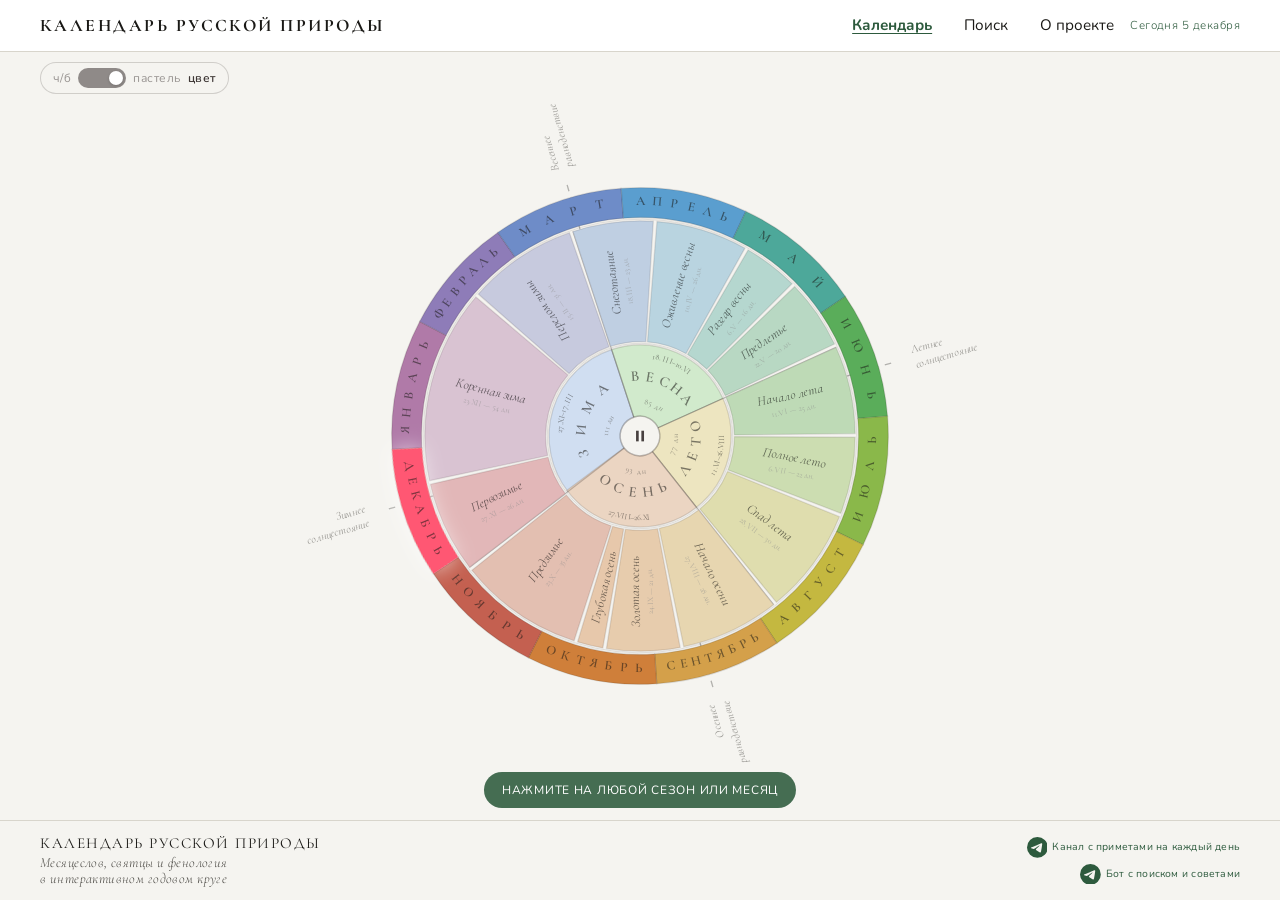
<file: index.html>
<!DOCTYPE html>
<html lang="ru">
<head>
  <meta charset="UTF-8">
  <meta name="viewport" content="width=device-width, initial-scale=1.0">
  <link rel="icon" type="image/x-icon" href="favicon.ico">
  <link rel="icon" type="image/png" sizes="48x48" href="favicon-48x48.png">
  <link rel="icon" type="image/png" sizes="32x32" href="favicon-32x32.png">
  <link rel="apple-touch-icon" href="apple-touch-icon.png">
  <link rel="manifest" href="site.webmanifest">
  <title>Календарь русской природы — месяцеслов, круговой календарь, народные приметы</title>

  <!-- SEO -->
  <meta name="description" content="Интерактивный месяцеслов и крестьянский календарь природы России — колесо года с народными приметами, святцами и фенологическими наблюдениями. 14 сезонов, 445 примет по книге Стрижёва.">
  <link rel="canonical" href="https://rusnaturecalendar.ru/">

  <!-- Open Graph -->
  <meta property="og:type" content="website">
  <meta property="og:locale" content="ru_RU">
  <meta property="og:site_name" content="Календарь русской природы">
  <meta property="og:title" content="Календарь русской природы">
  <meta property="og:description" content="Интерактивный месяцеслов и крестьянский календарь природы России — колесо года с народными приметами, святцами и фенологическими наблюдениями. 14 сезонов, 445 примет по книге Стрижёва.">
  <meta property="og:url" content="https://rusnaturecalendar.ru/">
  <meta property="og:image" content="https://rusnaturecalendar.ru/og-image.jpg">
  <meta property="og:image:width" content="1200">
  <meta property="og:image:height" content="630">

  <!-- JSON-LD -->
  <script type="application/ld+json">
  {
    "@context": "https://schema.org",
    "@graph": [
      {
        "@type": "WebSite",
        "name": "Календарь русской природы",
        "url": "https://rusnaturecalendar.ru",
        "description": "Народный календарь природы России на основе книги Стрижёва"
      },
      {
        "@type": "WebApplication",
        "name": "Календарь русской природы — колесо года",
        "url": "https://rusnaturecalendar.ru/",
        "applicationCategory": "EducationApplication",
        "operatingSystem": "Web",
        "inLanguage": "ru"
      }
    ]
  }
  </script>

  <link rel="stylesheet" href="css/variables.css?v=24">
  <link rel="stylesheet" href="css/layout.css?v=25">
  <link rel="stylesheet" href="css/wheel.css?v=24">
  <link rel="stylesheet" href="css/sidebar.css?v=24">
  <link rel="stylesheet" href="css/demo.css?v=24">
  <link rel="stylesheet" href="css/sources.css?v=24">

  <!-- Inline fallback data for file:// protocol -->
  <!-- CALENDAR_DATA_PLACEHOLDER -->

  <!-- Яндекс.Метрика -->
  <script type="text/javascript">
     (function(m,e,t,r,i,k,a){m[i]=m[i]||function(){(m[i].a=m[i].a||[]).push(arguments)};
     m[i].l=1*new Date();
     for (var j = 0; j < document.scripts.length; j++) {if (document.scripts[j].src === r) { return; }}
     k=e.createElement(t),a=e.getElementsByTagName(t)[0],k.async=1,k.src=r,a.parentNode.insertBefore(k,a)})
     (window, document, "script", "https://mc.yandex.ru/metrika/tag.js", "ym");
     ym(108205088, "init", { clickmap:true, trackLinks:true, accurateTrackBounce:true });
  </script>
  <noscript><div><img src="https://mc.yandex.ru/watch/108205088" style="position:absolute; left:-9999px;" alt="" /></div></noscript>
</head>
<body class="index-page scheme-color">

  <!-- Тумблер цветовой схемы (3 позиции) -->
  <div class="scheme-toggle-wrap" role="group" aria-label="Цветовая схема">
    <span class="scheme-label" data-pos="0">ч/б</span>
    <div class="scheme-switch-3" id="scheme-toggle" role="slider"
         aria-label="Цветовая схема" aria-valuemin="0" aria-valuemax="2"
         aria-valuenow="1" aria-valuetext="пастель" tabindex="0">
      <span class="scheme-track">
        <span class="scheme-thumb"></span>
      </span>
    </div>
    <span class="scheme-label" data-pos="1">пастель</span>
    <span class="scheme-label" data-pos="2">цвет</span>
  </div>

  <!-- Header (compact on index page) -->
  <header class="site-header">
    <div class="site-header-inner">
      <div class="index-header-brand">
        <a href="index.html" class="index-header-title">Календарь русской природы</a>
      </div>
      <div class="header-right">
        <nav class="site-nav" aria-label="Навигация">
          <a href="index.html" class="nav-link active-nav-link">Календарь</a>
          <a href="search.html" class="nav-link">Поиск</a>
          <a href="about.html" class="nav-link">О проекте</a>
        </nav>
        <span class="index-header-today" id="header-today"></span>
      </div>
    </div>
  </header>

  <!-- Mobile bottom nav -->
  <nav class="mobile-nav" aria-label="Мобильная навигация">
    <a href="index.html" class="mobile-nav-link active-nav-link" aria-current="page">
      <span class="nav-icon">🗓</span>
      <span class="nav-label">Календарь</span>
    </a>
    <a href="search.html" class="mobile-nav-link">
      <span class="nav-icon">🔍</span>
      <span class="nav-label">Поиск</span>
    </a>
    <a href="about.html" class="mobile-nav-link">
      <span class="nav-icon">ℹ️</span>
      <span class="nav-label">О проекте</span>
    </a>
  </nav>

  <div id="page-layout">
    <main id="main-content">
      <div id="wheel-container" role="main" aria-label="Круговой календарь русской природы">
        <!-- viewBox tight-cropped to axis labels (R_AXIS_LABEL=168, center 400,400) -->
        <svg id="wheel-svg" viewBox="168 168 464 464" preserveAspectRatio="xMidYMid slice"
             xmlns="http://www.w3.org/2000/svg"
             role="img" aria-label="Интерактивное колесо природного календаря">
          <g id="wheel-g">
            <!-- Built by wheel.js -->
          </g>
        </svg>
        <!-- Beacon для карты кликов Яндекс.Метрики (SVG-клики не отображаются на тепловой карте) -->
        <button id="spin-toggle" aria-label="Запустить вращение" title="Автовращение"></button>
        <div id="wheel-hint" class="wheel-hint">Нажмите на любой сезон или месяц</div>
        <div id="ym-click-beacon" aria-hidden="true" style="position:absolute;width:1px;height:1px;opacity:0.01;pointer-events:none;z-index:1;left:0;top:0"></div>
      </div>
    </main>

    <!-- Detail panel (sidebar on desktop, bottom sheet on mobile) -->
    <aside id="detail-panel" role="dialog" aria-modal="true" aria-label="Подробности" hidden>
      <div id="panel-header">
        <button id="panel-close" aria-label="Закрыть панель">✕</button>
        <h2 id="panel-title"></h2>
        <p id="panel-subtitle"></p>
        <div id="sources-panel" class="sources-panel"></div>
      </div>
      <div id="panel-body"></div>
    </aside>
  </div>

  <div id="overlay" aria-hidden="true"></div>

  <footer>
    <div class="footer-inner">
      <div class="footer-left">
        <span class="footer-title">Календарь русской природы</span>
        <span class="footer-subtitle">Месяцеслов, святцы и фенология</span>
        <span class="footer-subtitle">в интерактивном годовом круге</span>
      </div>
      <div class="footer-right">
        <a href="https://t.me/rusnature_calendar" class="footer-tg-link" target="_blank" rel="noopener" title="Канал в Telegram">
          <svg class="footer-tg-icon" viewBox="0 0 24 24"><path d="M11.944 0A12 12 0 0 0 0 12a12 12 0 0 0 12 12 12 12 0 0 0 12-12A12 12 0 0 0 12 0a12 12 0 0 0-.056 0zm4.962 7.224c.1-.002.321.023.465.14a.506.506 0 0 1 .171.325c.016.093.036.306.02.472-.18 1.898-.962 6.502-1.36 8.627-.168.9-.499 1.201-.82 1.23-.696.065-1.225-.46-1.9-.902-1.056-.693-1.653-1.124-2.678-1.8-1.185-.78-.417-1.21.258-1.91.177-.184 3.247-2.977 3.307-3.23.007-.032.014-.15-.056-.212s-.174-.041-.249-.024c-.106.024-1.793 1.14-5.061 3.345-.48.33-.913.49-1.302.48-.428-.008-1.252-.241-1.865-.44-.752-.245-1.349-.374-1.297-.789.027-.216.325-.437.893-.663 3.498-1.524 5.83-2.529 6.998-3.014 3.332-1.386 4.025-1.627 4.476-1.635z"/></svg>
          <span class="footer-tg-label">Канал с приметами на каждый день</span>
        </a>
        <a href="https://t.me/rusnature_calendar_bot" class="footer-tg-link" target="_blank" rel="noopener" title="Бот в Telegram">
          <svg class="footer-tg-icon" viewBox="0 0 24 24"><path d="M11.944 0A12 12 0 0 0 0 12a12 12 0 0 0 12 12 12 12 0 0 0 12-12A12 12 0 0 0 12 0a12 12 0 0 0-.056 0zm4.962 7.224c.1-.002.321.023.465.14a.506.506 0 0 1 .171.325c.016.093.036.306.02.472-.18 1.898-.962 6.502-1.36 8.627-.168.9-.499 1.201-.82 1.23-.696.065-1.225-.46-1.9-.902-1.056-.693-1.653-1.124-2.678-1.8-1.185-.78-.417-1.21.258-1.91.177-.184 3.247-2.977 3.307-3.23.007-.032.014-.15-.056-.212s-.174-.041-.249-.024c-.106.024-1.793 1.14-5.061 3.345-.48.33-.913.49-1.302.48-.428-.008-1.252-.241-1.865-.44-.752-.245-1.349-.374-1.297-.789.027-.216.325-.437.893-.663 3.498-1.524 5.83-2.529 6.998-3.014 3.332-1.386 4.025-1.627 4.476-1.635z"/></svg>
          <span class="footer-tg-label">Бот с поиском и советами</span>
        </a>
      </div>
    </div>
  </footer>

  <!-- Scripts -->
  <script type="module">
    import { loadCalendar, loadMergedCalendar } from './js/data.js?v=24';
    import { buildWheel } from './js/wheel.js?v=24';
    import { initSidebar, refreshSidebar } from './js/sidebar.js?v=24';
    import { initRotation } from './js/rotation.js?v=24';
    import { initSources, getActiveSourceIds } from './js/sources.js?v=24';
    import { initSpin } from './js/spin.js?v=24';

    async function init() {
      try {
        // Базовый календарь для колеса (всегда Стрижёв)
        const calendar = await loadCalendar();
        buildWheel(calendar);
        initRotation(calendar);
        initSpin(document.getElementById('wheel-svg'), calendar);

        // Инициализация тогглов (загружает sources.json, заполняет _sourcesData)
        await initSources(async (newIds, newMerged) => {
          initSidebar(newMerged);
          refreshSidebar();
        });

        // Мультиисточниковый для sidebar — теперь _sourcesData загружен
        const activeIds = getActiveSourceIds();
        const merged = await loadMergedCalendar(activeIds);
        initSidebar(merged);

        // Show current date in header
        const todayEl = document.getElementById('header-today');
        if (todayEl) {
          const now = new Date();
          const months = ['января','февраля','марта','апреля','мая','июня',
                          'июля','августа','сентября','октября','ноября','декабря'];
          todayEl.textContent = `Сегодня ${now.getDate()} ${months[now.getMonth()]}`;
        }
      } catch (err) {
        const container = document.getElementById('wheel-container');
        const p = document.createElement('p');
        p.textContent = err.message;
        p.setAttribute('style', 'text-align:center;padding:2rem;color:#8b5e3c;');
        container.appendChild(p);
      }
    }
    init();

    // ── Подсказка над колесом: исчезает через 10 сек или при первом клике ──
    {
      const hint = document.getElementById('wheel-hint');
      if (hint) {
        const hide = () => {
          hint.classList.add('hidden');
          hint.addEventListener('transitionend', () => hint.remove(), { once: true });
        };
        setTimeout(hide, 10000);
        document.addEventListener('click', hide, { once: true });
        document.addEventListener('touchstart', hide, { once: true });
      }
    }

    // ── Тумблер цветовой схемы (3 позиции) ──
    const toggle = document.getElementById('scheme-toggle');
    const SCHEMES = ['', 'scheme-color', 'scheme-full'];
    const SCHEME_LABELS = ['ч/б', 'пастель', 'цвет'];
    let schemeVal = 2; // default: цвет (scheme-full)

    function applyScheme() {
      document.body.classList.remove('scheme-color', 'scheme-full');
      const cls = SCHEMES[schemeVal];
      if (cls) document.body.classList.add(cls);
      toggle.setAttribute('aria-valuenow', schemeVal);
      toggle.setAttribute('aria-valuetext', SCHEME_LABELS[schemeVal]);
      // Подсветить активную подпись
      document.querySelectorAll('.scheme-label').forEach(l => {
        l.classList.toggle('active', parseInt(l.dataset.pos) === schemeVal);
      });
      document.dispatchEvent(new CustomEvent('scheme:changed'));
    }

    toggle.addEventListener('click', () => {
      schemeVal = (schemeVal + 1) % 3;
      applyScheme();
    });

    // Keyboard: arrow keys
    toggle.addEventListener('keydown', e => {
      if (e.key === 'ArrowRight' || e.key === 'ArrowUp') {
        e.preventDefault();
        schemeVal = Math.min(2, schemeVal + 1);
        applyScheme();
      } else if (e.key === 'ArrowLeft' || e.key === 'ArrowDown') {
        e.preventDefault();
        schemeVal = Math.max(0, schemeVal - 1);
        applyScheme();
      }
    });

    applyScheme(); // установить начальное состояние

    // ── Wheel interaction: zoom only (rotation handled by spin.js) ──
    (function initZoom() {
      const container = document.getElementById('wheel-container');
      const svg = document.getElementById('wheel-svg');
      if (!container || !svg) return;

      let scale = 1;

      function applyZoom(animated) {
        if (animated) {
          svg.style.transition = 'transform 0.28s ease-out';
          setTimeout(() => { svg.style.transition = ''; }, 300);
        }
        svg.style.transform = `scale(${scale})`;
      }

      // ── Zoom via scroll wheel ──
      container.addEventListener('wheel', (e) => {
        e.preventDefault();
        const step = 0.12;
        const delta = e.deltaY < 0 ? step : -step;
        scale = Math.max(0.4, Math.min(4, scale + delta));
        applyZoom(false);
      }, { passive: false });

      // ── Double-click: reset zoom (rotation reset handled by spin.js) ──
      container.addEventListener('dblclick', () => {
        scale = 1;
        applyZoom(true);
      });

      // ── Pinch-to-zoom on touch ──
      let initDist = null, initScalePinch = 1;

      container.addEventListener('touchstart', (e) => {
        if (e.touches.length === 2) {
          const dx = e.touches[0].clientX - e.touches[1].clientX;
          const dy = e.touches[0].clientY - e.touches[1].clientY;
          initDist = Math.hypot(dx, dy);
          initScalePinch = scale;
        }
      }, { passive: true });

      container.addEventListener('touchmove', (e) => {
        if (e.touches.length === 2 && initDist !== null) {
          e.preventDefault();
          const dx = e.touches[0].clientX - e.touches[1].clientX;
          const dy = e.touches[0].clientY - e.touches[1].clientY;
          const dist = Math.hypot(dx, dy);
          scale = Math.max(0.4, Math.min(4, initScalePinch * (dist / initDist)));
          applyZoom(false);
        }
      }, { passive: false });

      container.addEventListener('touchend', (e) => {
        if (e.touches.length < 2) initDist = null;
      }, { passive: true });
    })();
  </script>
</body>
</html>
</file>
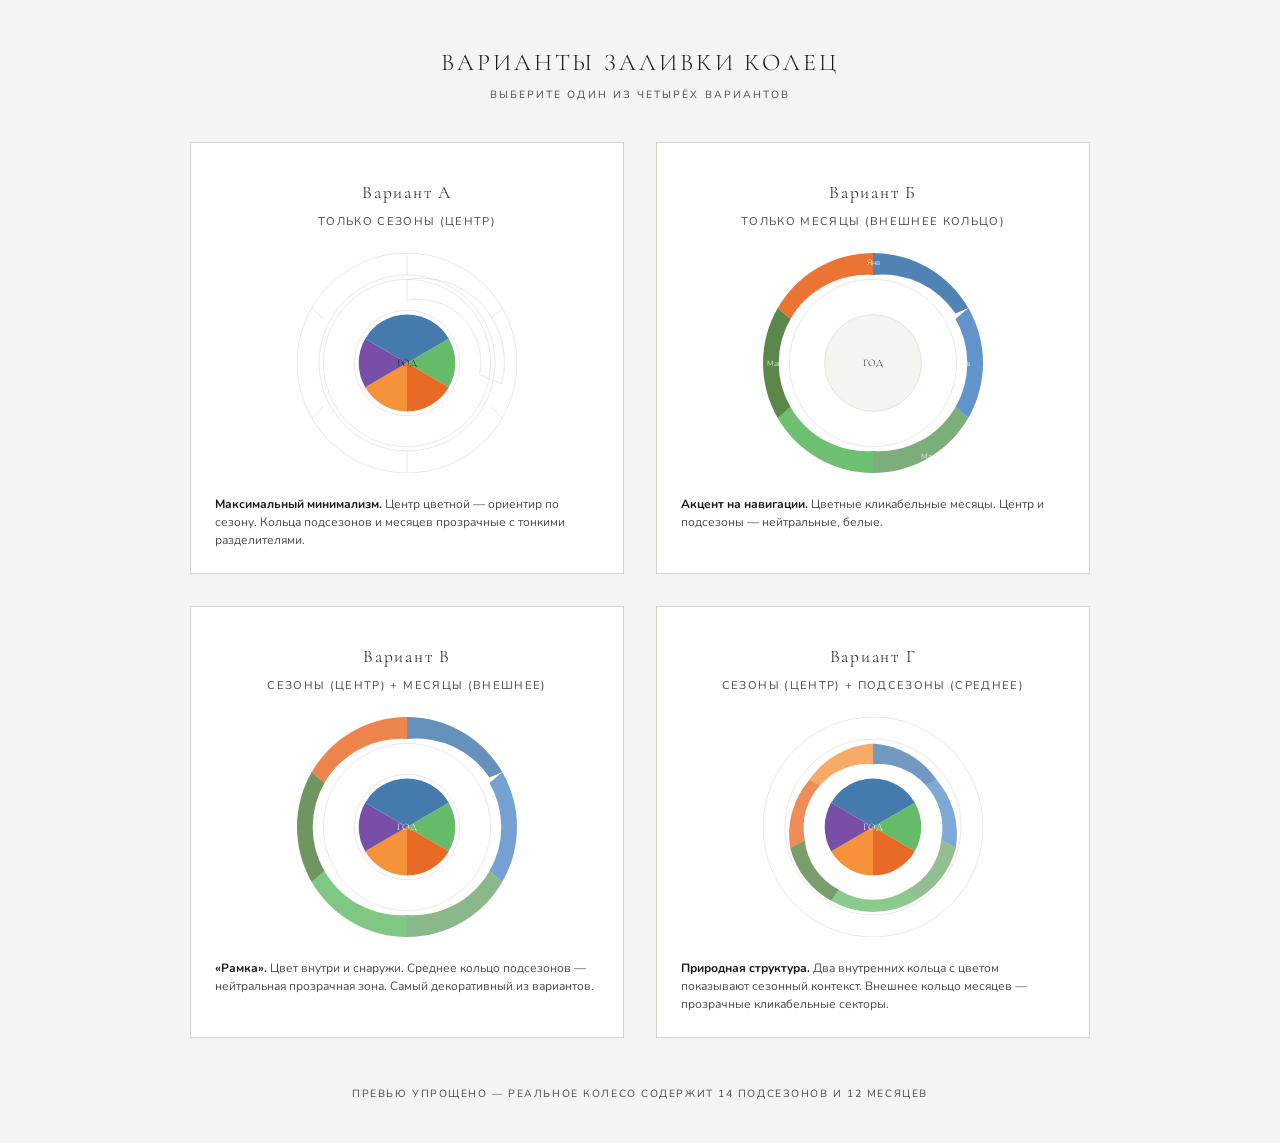
<file: color-preview.html>
<!DOCTYPE html>
<html lang="ru">
<head>
  <meta charset="UTF-8">
  <meta name="viewport" content="width=device-width, initial-scale=1.0">
  <title>Варианты заливки колец</title>
  <link href="https://fonts.googleapis.com/css2?family=Cormorant+Garamond:wght@300;400&family=Nunito:wght@300;400&display=swap" rel="stylesheet">
  <style>
    body { background: #f5f4f0; font-family: 'Nunito', sans-serif; margin: 0; padding: 32px 16px; }
    h1 { font-family: 'Cormorant Garamond', serif; font-weight: 300; font-size: 1.5rem; letter-spacing: 0.12em; text-transform: uppercase; text-align: center; color: #1a1916; margin-bottom: 0.25rem; }
    .subtitle { text-align: center; font-size: 0.65rem; letter-spacing: 0.20em; text-transform: uppercase; color: #4a4843; margin-bottom: 2.5rem; }
    .grid { display: grid; grid-template-columns: repeat(2, 1fr); gap: 2rem; max-width: 900px; margin: 0 auto; }
    @media (max-width: 600px) { .grid { grid-template-columns: 1fr; } }
    .card { background: #fff; border: 1px solid #d8d5cc; padding: 24px; text-align: center; }
    .card h2 { font-family: 'Cormorant Garamond', serif; font-weight: 300; font-size: 1.1rem; letter-spacing: 0.10em; color: #1a1916; margin-bottom: 0.25rem; }
    .card p { font-size: 0.7rem; letter-spacing: 0.12em; text-transform: uppercase; color: #4a4843; margin-bottom: 1.5rem; }
    svg { width: 100%; max-width: 220px; height: auto; }
    .desc { font-size: 0.75rem; color: #4a4843; line-height: 1.5; margin-top: 1rem; text-align: left; }
    .desc b { color: #1a1916; }
  </style>
</head>
<body>

<h1>Варианты заливки колец</h1>
<p class="subtitle">Выберите один из четырёх вариантов</p>

<div class="grid">

  <!-- Вариант А: только сезоны -->
  <div class="card">
    <h2>Вариант А</h2>
    <p>Только сезоны (центр)</p>
    <svg viewBox="0 0 200 200" xmlns="http://www.w3.org/2000/svg">
      <!-- Season wedges filled -->
      <!-- Winter: 240→330, Spring: 330→420, Summer: 60→150, Autumn: 150→240 -->
      <!-- Center (r=0–44) -->
      <path d="M100,100 L100,56 A44,44 0 0 1 138,78 Z" fill="#2563a0" opacity="0.85"/><!-- Winter partial -->
      <path d="M100,100 L138,78 A44,44 0 0 1 138,122 Z" fill="#4caf50" opacity="0.85"/><!-- Spring -->
      <path d="M100,100 L138,122 A44,44 0 0 1 100,144 Z" fill="#e65100" opacity="0.85"/><!-- Summer -->
      <path d="M100,100 L100,144 A44,44 0 0 1 62,122 Z" fill="#f57f17" opacity="0.85"/><!-- Autumn -->
      <path d="M100,100 L62,122 A44,44 0 0 1 62,78 Z" fill="#4a148c" opacity="0.75"/><!-- Predz -->
      <path d="M100,100 L62,78 A44,44 0 0 1 100,56 Z" fill="#2563a0" opacity="0.85"/><!-- Winter2 -->
      <!-- Sub-season ring (r=48–76): transparent -->
      <circle cx="100" cy="100" r="76" fill="none" stroke="#d8d5cc" stroke-width="0.5"/>
      <circle cx="100" cy="100" r="48" fill="none" stroke="#d8d5cc" stroke-width="0.5"/>
      <!-- Субсезоны: белые -->
      <path d="M100,24 A76,76 0 0 1 185.9,119 L166,110.5 A57,57 0 0 0 100,43 Z" fill="none" stroke="#d8d5cc" stroke-width="0.5"/>
      <!-- Month ring (r=80–100): transparent -->
      <circle cx="100" cy="100" r="100" fill="none" stroke="#d8d5cc" stroke-width="0.5"/>
      <circle cx="100" cy="100" r="80" fill="none" stroke="#d8d5cc" stroke-width="0.5"/>
      <!-- 12 month lines -->
      <line x1="100" y1="0" x2="100" y2="20" stroke="#d8d5cc" stroke-width="0.5"/>
      <line x1="186.6" y1="50" x2="176" y2="60" stroke="#d8d5cc" stroke-width="0.5"/>
      <line x1="186.6" y1="150" x2="176" y2="140" stroke="#d8d5cc" stroke-width="0.5"/>
      <line x1="100" y1="200" x2="100" y2="180" stroke="#d8d5cc" stroke-width="0.5"/>
      <line x1="13.4" y1="150" x2="24" y2="140" stroke="#d8d5cc" stroke-width="0.5"/>
      <line x1="13.4" y1="50" x2="24" y2="60" stroke="#d8d5cc" stroke-width="0.5"/>
      <!-- Center label -->
      <text x="100" y="100" text-anchor="middle" dominant-baseline="central" font-family="Cormorant Garamond" font-size="9" font-weight="300" fill="#1a1916">ГОД</text>
    </svg>
    <div class="desc"><b>Максимальный минимализм.</b> Центр цветной — ориентир по сезону. Кольца подсезонов и месяцев прозрачные с тонкими разделителями.</div>
  </div>

  <!-- Вариант Б: только месяцы -->
  <div class="card">
    <h2>Вариант Б</h2>
    <p>Только месяцы (внешнее кольцо)</p>
    <svg viewBox="0 0 200 200" xmlns="http://www.w3.org/2000/svg">
      <!-- Center: white -->
      <circle cx="100" cy="100" r="44" fill="#f5f4f0" stroke="#d8d5cc" stroke-width="0.5"/>
      <!-- Sub-season ring: transparent -->
      <circle cx="100" cy="100" r="76" fill="none" stroke="#d8d5cc" stroke-width="0.5"/>
      <!-- Month ring (r=80–100): 12 colored arcs -->
      <!-- Jan: winter blue -90 to -60 (top) -->
      <path d="M100,0 A100,100 0 0 1 186.6,50 L175,55 A80,80 0 0 0 100,20 Z" fill="#2563a0" opacity="0.80"/>
      <!-- Feb: blue -->
      <path d="M186.6,50 A100,100 0 0 1 186.6,150 L175,140 A80,80 0 0 0 175,60 Z" fill="#3a7abf" opacity="0.80"/>
      <!-- Mar: muted green -->
      <path d="M186.6,150 A100,100 0 0 1 100,200 L100,180 A80,80 0 0 0 175,140 Z" fill="#5a9a5a" opacity="0.80"/>
      <!-- Apr: spring green -->
      <path d="M100,200 A100,100 0 0 1 13.4,150 L25,140 A80,80 0 0 0 100,180 Z" fill="#4caf50" opacity="0.80"/>
      <!-- May: deep green -->
      <path d="M13.4,150 A100,100 0 0 1 13.4,50 L25,60 A80,80 0 0 0 25,140 Z" fill="#33691e" opacity="0.80"/>
      <!-- Jun: forest orange -->
      <path d="M13.4,50 A100,100 0 0 1 100,0 L100,20 A80,80 0 0 0 25,60 Z" fill="#e65100" opacity="0.80"/>
      <!-- Months text -->
      <text x="100" y="11" text-anchor="middle" font-family="Nunito" font-size="7" fill="#fff" font-weight="300">Янв</text>
      <text x="182" y="103" text-anchor="middle" font-family="Nunito" font-size="7" fill="#fff" font-weight="300">Фев</text>
      <text x="150" y="187" text-anchor="middle" font-family="Nunito" font-size="7" fill="#fff" font-weight="300">Мар</text>
      <text x="18" y="187" text-anchor="middle" font-family="Nunito" font-size="7" fill="#fff" font-weight="300">Апр</text>
      <text x="10" y="103" text-anchor="middle" font-family="Nunito" font-size="7" fill="#fff" font-weight="300">Май</text>
      <text x="50" y="11" text-anchor="middle" font-family="Nunito" font-size="7" fill="#fff" font-weight="300">Июн</text>
      <!-- Center label -->
      <text x="100" y="100" text-anchor="middle" dominant-baseline="central" font-family="Cormorant Garamond" font-size="9" font-weight="300" fill="#1a1916">ГОД</text>
    </svg>
    <div class="desc"><b>Акцент на навигации.</b> Цветные кликабельные месяцы. Центр и подсезоны — нейтральные, белые.</div>
  </div>

  <!-- Вариант В: сезоны + месяцы -->
  <div class="card">
    <h2>Вариант В</h2>
    <p>Сезоны (центр) + месяцы (внешнее)</p>
    <svg viewBox="0 0 200 200" xmlns="http://www.w3.org/2000/svg">
      <!-- Season wedges (center, r=44) -->
      <path d="M100,100 L100,56 A44,44 0 0 1 138,78 Z" fill="#2563a0" opacity="0.85"/>
      <path d="M100,100 L138,78 A44,44 0 0 1 138,122 Z" fill="#4caf50" opacity="0.85"/>
      <path d="M100,100 L138,122 A44,44 0 0 1 100,144 Z" fill="#e65100" opacity="0.85"/>
      <path d="M100,100 L100,144 A44,44 0 0 1 62,122 Z" fill="#f57f17" opacity="0.85"/>
      <path d="M100,100 L62,122 A44,44 0 0 1 62,78 Z" fill="#4a148c" opacity="0.75"/>
      <path d="M100,100 L62,78 A44,44 0 0 1 100,56 Z" fill="#2563a0" opacity="0.85"/>
      <!-- Sub-season ring: transparent -->
      <circle cx="100" cy="100" r="76" fill="none" stroke="#d8d5cc" stroke-width="0.5"/>
      <circle cx="100" cy="100" r="48" fill="none" stroke="#d8d5cc" stroke-width="0.5"/>
      <!-- Month ring: colored -->
      <path d="M100,0 A100,100 0 0 1 186.6,50 L175,55 A80,80 0 0 0 100,20 Z" fill="#2563a0" opacity="0.70"/>
      <path d="M186.6,50 A100,100 0 0 1 186.6,150 L175,140 A80,80 0 0 0 175,60 Z" fill="#3a7abf" opacity="0.70"/>
      <path d="M186.6,150 A100,100 0 0 1 100,200 L100,180 A80,80 0 0 0 175,140 Z" fill="#5a9a5a" opacity="0.70"/>
      <path d="M100,200 A100,100 0 0 1 13.4,150 L25,140 A80,80 0 0 0 100,180 Z" fill="#4caf50" opacity="0.70"/>
      <path d="M13.4,150 A100,100 0 0 1 13.4,50 L25,60 A80,80 0 0 0 25,140 Z" fill="#33691e" opacity="0.70"/>
      <path d="M13.4,50 A100,100 0 0 1 100,0 L100,20 A80,80 0 0 0 25,60 Z" fill="#e65100" opacity="0.70"/>
      <!-- Center label -->
      <text x="100" y="100" text-anchor="middle" dominant-baseline="central" font-family="Cormorant Garamond" font-size="9" font-weight="300" fill="#fff">ГОД</text>
    </svg>
    <div class="desc"><b>«Рамка».</b> Цвет внутри и снаружи. Среднее кольцо подсезонов — нейтральная прозрачная зона. Самый декоративный из вариантов.</div>
  </div>

  <!-- Вариант Г: сезоны + подсезоны -->
  <div class="card">
    <h2>Вариант Г</h2>
    <p>Сезоны (центр) + подсезоны (среднее)</p>
    <svg viewBox="0 0 200 200" xmlns="http://www.w3.org/2000/svg">
      <!-- Season wedges (center, r=44) -->
      <path d="M100,100 L100,56 A44,44 0 0 1 138,78 Z" fill="#2563a0" opacity="0.85"/>
      <path d="M100,100 L138,78 A44,44 0 0 1 138,122 Z" fill="#4caf50" opacity="0.85"/>
      <path d="M100,100 L138,122 A44,44 0 0 1 100,144 Z" fill="#e65100" opacity="0.85"/>
      <path d="M100,100 L100,144 A44,44 0 0 1 62,122 Z" fill="#f57f17" opacity="0.85"/>
      <path d="M100,100 L62,122 A44,44 0 0 1 62,78 Z" fill="#4a148c" opacity="0.75"/>
      <path d="M100,100 L62,78 A44,44 0 0 1 100,56 Z" fill="#2563a0" opacity="0.85"/>
      <!-- Sub-season ring: colored (r=48–76) - approximate with seasonal arcs -->
      <!-- Winter arcs -->
      <path d="M100,24 A76,76 0 0 1 157.8,57 L148,62 A57,57 0 0 0 100,43 Z" fill="#2563a0" opacity="0.65"/>
      <path d="M157.8,57 A76,76 0 0 1 175.3,119 L162,112 A57,57 0 0 0 148,62 Z" fill="#3a7abf" opacity="0.65"/>
      <!-- Spring arcs -->
      <path d="M175.3,119 A76,76 0 0 1 138,167 L131,157 A57,57 0 0 0 162,112 Z" fill="#5a9a5a" opacity="0.65"/>
      <path d="M138,167 A76,76 0 0 1 62,167 L69,157 A57,57 0 0 0 131,157 Z" fill="#4caf50" opacity="0.65"/>
      <!-- Summer arcs -->
      <path d="M62,167 A76,76 0 0 1 24.7,119 L38,112 A57,57 0 0 0 69,157 Z" fill="#33691e" opacity="0.65"/>
      <path d="M24.7,119 A76,76 0 0 1 42.2,57 L52,62 A57,57 0 0 0 38,112 Z" fill="#e65100" opacity="0.65"/>
      <!-- Autumn -->
      <path d="M42.2,57 A76,76 0 0 1 100,24 L100,43 A57,57 0 0 0 52,62 Z" fill="#f57f17" opacity="0.65"/>
      <!-- Month ring: transparent with thin lines -->
      <circle cx="100" cy="100" r="100" fill="none" stroke="#d8d5cc" stroke-width="0.5"/>
      <circle cx="100" cy="100" r="80" fill="none" stroke="#d8d5cc" stroke-width="0.5"/>
      <!-- Center label -->
      <text x="100" y="100" text-anchor="middle" dominant-baseline="central" font-family="Cormorant Garamond" font-size="9" font-weight="300" fill="#fff">ГОД</text>
    </svg>
    <div class="desc"><b>Природная структура.</b> Два внутренних кольца с цветом показывают сезонный контекст. Внешнее кольцо месяцев — прозрачные кликабельные секторы.</div>
  </div>

</div>

<p style="text-align:center;font-size:0.65rem;letter-spacing:0.15em;text-transform:uppercase;color:#4a4843;margin-top:3rem;">
  Превью упрощено — реальное колесо содержит 14 подсезонов и 12 месяцев
</p>

</body>
</html>
</file>
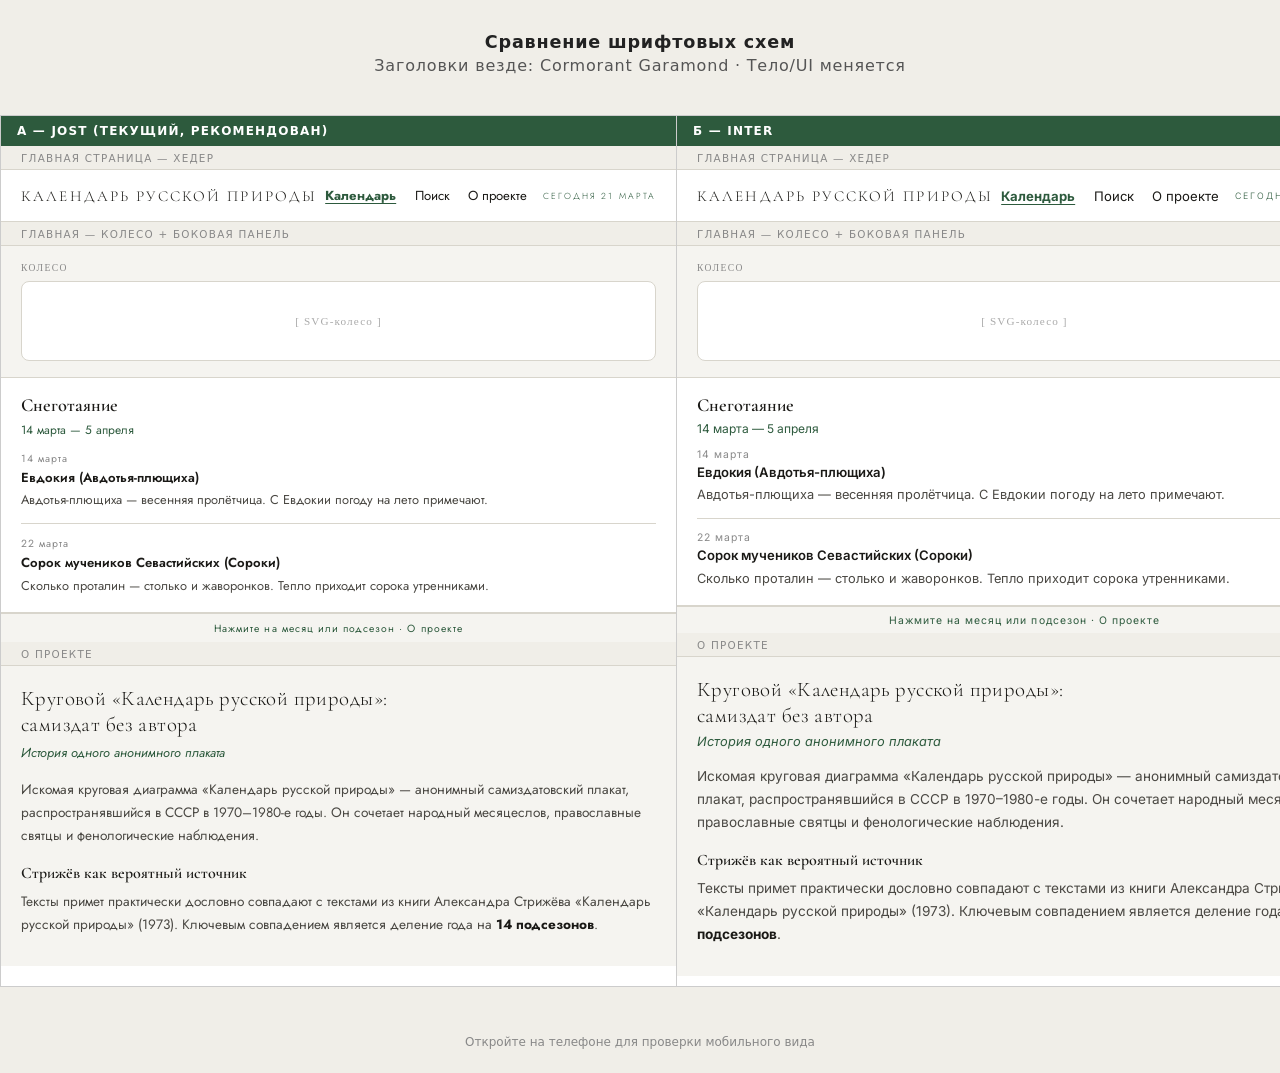
<file: font-compare.html>
<!DOCTYPE html>
<html lang="ru">
<head>
  <meta charset="UTF-8">
  <meta name="viewport" content="width=device-width, initial-scale=1.0">
  <title>Сравнение шрифтов</title>
  <link rel="preconnect" href="https://fonts.googleapis.com">
  <link rel="preconnect" href="https://fonts.gstatic.com" crossorigin>
  <link href="https://fonts.googleapis.com/css2?family=Cormorant+Garamond:ital,wght@0,300;0,400;0,600;1,300;1,400&family=Jost:wght@300;400;600&family=Inter:wght@300;400;600&family=Nunito:wght@300;400;600&display=swap" rel="stylesheet">
  <style>
    *, *::before, *::after { box-sizing: border-box; margin: 0; padding: 0; }
    body {
      background: #f0eee8;
      font-size: 14px;
      color: #1a1916;
    }
    .page-header {
      text-align: center;
      padding: 2rem 1rem 1rem;
      font-family: system-ui, sans-serif;
      font-size: 1rem;
      color: #555;
      letter-spacing: 0.05em;
    }
    .page-header h1 { font-size: 1.1rem; font-weight: 600; color: #222; margin-bottom: 0.25rem; }

    .grid {
      display: grid;
      grid-template-columns: repeat(3, 1fr);
      gap: 0;
      max-width: 1400px;
      margin: 1.5rem auto;
      border: 1px solid #ccc;
    }

    .variant {
      border-right: 1px solid #ccc;
      background: #fff;
      display: flex;
      flex-direction: column;
    }
    .variant:last-child { border-right: none; }

    .variant-label {
      background: #2d5a3d;
      color: #fff;
      font-family: system-ui, sans-serif;
      font-size: 0.75rem;
      font-weight: 600;
      letter-spacing: 0.1em;
      text-transform: uppercase;
      padding: 0.5rem 1rem;
    }

    /* ── Shared colors ── */
    :root {
      --bg: #f5f4f0;
      --panel-bg: #ffffff;
      --border: #d8d5cc;
      --text: #1a1916;
      --accent: #2d5a3d;
    }

    /* ── Simulated header ── */
    .sim-header {
      background: var(--panel-bg);
      border-bottom: 1px solid var(--border);
      padding: 0 1.25rem;
      height: 52px;
      display: flex;
      align-items: center;
      justify-content: space-between;
    }
    .sim-title {
      font-size: clamp(0.75rem, 1.5vw, 0.95rem);
      font-weight: 300;
      letter-spacing: 0.14em;
      text-transform: uppercase;
      color: var(--text);
      white-space: nowrap;
    }
    .sim-header-right {
      display: flex;
      align-items: center;
      gap: 0.5rem;
    }
    .sim-nav {
      display: flex;
      gap: 0.15rem;
    }
    .sim-nav a {
      font-size: 0.82rem;
      color: var(--text);
      padding: 0.3rem 0.5rem;
      border-radius: 4px;
      text-decoration: none;
      white-space: nowrap;
    }
    .sim-nav a.active { font-weight: 700; color: var(--accent); text-decoration: underline; text-underline-offset: 3px; }
    .sim-today {
      font-size: 0.55rem;
      font-weight: 300;
      letter-spacing: 0.22em;
      text-transform: uppercase;
      color: var(--accent);
      white-space: nowrap;
    }

    /* ── Simulated index page snippet ── */
    .sim-index {
      background: var(--bg);
      padding: 1rem 1.25rem;
      border-bottom: 1px solid var(--border);
    }
    .sim-index-label {
      font-size: 0.6rem;
      letter-spacing: 0.15em;
      text-transform: uppercase;
      color: #888;
      margin-bottom: 0.5rem;
    }
    .sim-wheel-placeholder {
      background: var(--panel-bg);
      border: 1px solid var(--border);
      border-radius: 8px;
      height: 80px;
      display: flex;
      align-items: center;
      justify-content: center;
      color: #aaa;
      font-size: 0.7rem;
      letter-spacing: 0.1em;
    }
    .sim-footer {
      background: var(--bg);
      border-top: 1px solid var(--border);
      padding: 0.4rem 1.25rem;
      font-size: 0.65rem;
      letter-spacing: 0.1em;
      color: var(--accent);
      text-align: center;
    }

    /* ── Simulated sidebar panel ── */
    .sim-panel {
      background: var(--panel-bg);
      border-bottom: 1px solid var(--border);
      padding: 1rem 1.25rem;
    }
    .sim-panel-title {
      font-size: 1.15rem;
      font-weight: 600;
      color: var(--text);
      margin-bottom: 0.2rem;
      line-height: 1.25;
    }
    .sim-panel-subtitle {
      font-size: 0.75rem;
      color: var(--accent);
      margin-bottom: 0.75rem;
    }
    .sim-day-entry {
      margin-bottom: 0.75rem;
      padding-bottom: 0.75rem;
      border-bottom: 1px solid var(--border);
    }
    .sim-day-entry:last-child { border-bottom: none; margin-bottom: 0; padding-bottom: 0; }
    .sim-day-number { font-size: 0.65rem; letter-spacing: 0.1em; color: #888; margin-bottom: 0.2rem; }
    .sim-day-saint { font-size: 0.82rem; font-weight: 600; color: var(--text); margin-bottom: 0.25rem; line-height: 1.35; }
    .sim-day-omen { font-size: 0.8rem; color: #4a4843; line-height: 1.6; }

    /* ── Simulated about page ── */
    .sim-about {
      background: var(--bg);
      padding: 1.25rem;
    }
    .sim-about h1 {
      font-size: 1.3rem;
      font-weight: 300;
      letter-spacing: 0.02em;
      line-height: 1.25;
      color: var(--text);
      margin-bottom: 0.3rem;
    }
    .sim-about .subtitle {
      font-size: 0.8rem;
      color: var(--accent);
      font-style: italic;
      margin-bottom: 1rem;
    }
    .sim-about h2 {
      font-size: 1rem;
      font-weight: 600;
      color: var(--text);
      margin-bottom: 0.4rem;
      margin-top: 1rem;
    }
    .sim-about p {
      font-size: 0.85rem;
      line-height: 1.7;
      color: #4a4843;
      margin-bottom: 0.6rem;
    }
    .sim-about strong { color: var(--text); }

    /* ── Font scheme A: Jost body ── */
    .scheme-a .sim-title,
    .scheme-a .sim-about h1 { font-family: 'Cormorant Garamond', serif; }
    .scheme-a .sim-about h2,
    .scheme-a .sim-panel-title { font-family: 'Cormorant Garamond', serif; }
    .scheme-a .sim-nav a,
    .scheme-a .sim-today,
    .scheme-a .sim-footer,
    .scheme-a .sim-panel-subtitle,
    .scheme-a .sim-day-number,
    .scheme-a .sim-day-saint,
    .scheme-a .sim-day-omen,
    .scheme-a .sim-about .subtitle,
    .scheme-a .sim-about p { font-family: 'Jost', system-ui, sans-serif; }

    /* ── Font scheme B: Inter body ── */
    .scheme-b .sim-title,
    .scheme-b .sim-about h1 { font-family: 'Cormorant Garamond', serif; }
    .scheme-b .sim-about h2,
    .scheme-b .sim-panel-title { font-family: 'Cormorant Garamond', serif; }
    .scheme-b .sim-nav a,
    .scheme-b .sim-today,
    .scheme-b .sim-footer,
    .scheme-b .sim-panel-subtitle,
    .scheme-b .sim-day-number,
    .scheme-b .sim-day-saint,
    .scheme-b .sim-day-omen,
    .scheme-b .sim-about .subtitle,
    .scheme-b .sim-about p { font-family: 'Inter', system-ui, sans-serif; }

    /* ── Font scheme C: Nunito body ── */
    .scheme-c .sim-title,
    .scheme-c .sim-about h1 { font-family: 'Cormorant Garamond', serif; }
    .scheme-c .sim-about h2,
    .scheme-c .sim-panel-title { font-family: 'Cormorant Garamond', serif; }
    .scheme-c .sim-nav a,
    .scheme-c .sim-today,
    .scheme-c .sim-footer,
    .scheme-c .sim-panel-subtitle,
    .scheme-c .sim-day-number,
    .scheme-c .sim-day-saint,
    .scheme-c .sim-day-omen,
    .scheme-c .sim-about .subtitle,
    .scheme-c .sim-about p { font-family: 'Nunito', system-ui, sans-serif; }

    .section-divider {
      font-family: system-ui, sans-serif;
      font-size: 0.65rem;
      letter-spacing: 0.12em;
      text-transform: uppercase;
      color: #888;
      background: #f0eee8;
      padding: 0.35rem 1.25rem;
      border-bottom: 1px solid var(--border);
    }

    @media (max-width: 800px) {
      .grid { grid-template-columns: 1fr; }
      .variant { border-right: none; border-bottom: 1px solid #ccc; }
    }
  </style>
</head>
<body>
  <div class="page-header">
    <h1>Сравнение шрифтовых схем</h1>
    <p>Заголовки везде: Cormorant Garamond · Тело/UI меняется</p>
  </div>

  <div class="grid">

    <!-- ═══ СХЕМА А: JOST ═══ -->
    <div class="variant scheme-a">
      <div class="variant-label">А — Jost (текущий, рекомендован)</div>

      <div class="section-divider">Главная страница — хедер</div>
      <div class="sim-header">
        <span class="sim-title">Календарь русской природы</span>
        <div class="sim-header-right">
          <nav class="sim-nav">
            <a href="#" class="active">Календарь</a>
            <a href="#">Поиск</a>
            <a href="#">О проекте</a>
          </nav>
          <span class="sim-today">Сегодня 21 марта</span>
        </div>
      </div>

      <div class="section-divider">Главная — колесо + боковая панель</div>
      <div class="sim-index">
        <div class="sim-index-label">колесо</div>
        <div class="sim-wheel-placeholder">[ SVG-колесо ]</div>
      </div>
      <div class="sim-panel">
        <div class="sim-panel-title">Снеготаяние</div>
        <div class="sim-panel-subtitle">14 марта — 5 апреля</div>
        <div class="sim-day-entry">
          <div class="sim-day-number">14 марта</div>
          <div class="sim-day-saint">Евдокия (Авдотья-плющиха)</div>
          <div class="sim-day-omen">Авдотья-плющиха — весенняя пролётчица. С Евдокии погоду на лето примечают.</div>
        </div>
        <div class="sim-day-entry">
          <div class="sim-day-number">22 марта</div>
          <div class="sim-day-saint">Сорок мучеников Севастийских (Сороки)</div>
          <div class="sim-day-omen">Сколько проталин — столько и жаворонков. Тепло приходит сорока утренниками.</div>
        </div>
      </div>
      <div class="sim-footer">Нажмите на месяц или подсезон · О проекте</div>

      <div class="section-divider">О проекте</div>
      <div class="sim-about">
        <h1>Круговой «Календарь русской природы»:<br>самиздат без автора</h1>
        <div class="subtitle">История одного анонимного плаката</div>
        <p>Искомая круговая диаграмма «Календарь русской природы» — анонимный самиздатовский плакат, распространявшийся в СССР в 1970–1980-е годы. Он сочетает народный месяцеслов, православные святцы и фенологические наблюдения.</p>
        <h2>Стрижёв как вероятный источник</h2>
        <p>Тексты примет практически дословно совпадают с текстами из книги Александра Стрижёва «Календарь русской природы» (1973). Ключевым совпадением является деление года на <strong>14 подсезонов</strong>.</p>
      </div>
    </div>

    <!-- ═══ СХЕМА Б: INTER ═══ -->
    <div class="variant scheme-b">
      <div class="variant-label">Б — Inter</div>

      <div class="section-divider">Главная страница — хедер</div>
      <div class="sim-header">
        <span class="sim-title">Календарь русской природы</span>
        <div class="sim-header-right">
          <nav class="sim-nav">
            <a href="#" class="active">Календарь</a>
            <a href="#">Поиск</a>
            <a href="#">О проекте</a>
          </nav>
          <span class="sim-today">Сегодня 21 марта</span>
        </div>
      </div>

      <div class="section-divider">Главная — колесо + боковая панель</div>
      <div class="sim-index">
        <div class="sim-index-label">колесо</div>
        <div class="sim-wheel-placeholder">[ SVG-колесо ]</div>
      </div>
      <div class="sim-panel">
        <div class="sim-panel-title">Снеготаяние</div>
        <div class="sim-panel-subtitle">14 марта — 5 апреля</div>
        <div class="sim-day-entry">
          <div class="sim-day-number">14 марта</div>
          <div class="sim-day-saint">Евдокия (Авдотья-плющиха)</div>
          <div class="sim-day-omen">Авдотья-плющиха — весенняя пролётчица. С Евдокии погоду на лето примечают.</div>
        </div>
        <div class="sim-day-entry">
          <div class="sim-day-number">22 марта</div>
          <div class="sim-day-saint">Сорок мучеников Севастийских (Сороки)</div>
          <div class="sim-day-omen">Сколько проталин — столько и жаворонков. Тепло приходит сорока утренниками.</div>
        </div>
      </div>
      <div class="sim-footer">Нажмите на месяц или подсезон · О проекте</div>

      <div class="section-divider">О проекте</div>
      <div class="sim-about">
        <h1>Круговой «Календарь русской природы»:<br>самиздат без автора</h1>
        <div class="subtitle">История одного анонимного плаката</div>
        <p>Искомая круговая диаграмма «Календарь русской природы» — анонимный самиздатовский плакат, распространявшийся в СССР в 1970–1980-е годы. Он сочетает народный месяцеслов, православные святцы и фенологические наблюдения.</p>
        <h2>Стрижёв как вероятный источник</h2>
        <p>Тексты примет практически дословно совпадают с текстами из книги Александра Стрижёва «Календарь русской природы» (1973). Ключевым совпадением является деление года на <strong>14 подсезонов</strong>.</p>
      </div>
    </div>

    <!-- ═══ СХЕМА В: NUNITO ═══ -->
    <div class="variant scheme-c">
      <div class="variant-label">В — Nunito</div>

      <div class="section-divider">Главная страница — хедер</div>
      <div class="sim-header">
        <span class="sim-title">Календарь русской природы</span>
        <div class="sim-header-right">
          <nav class="sim-nav">
            <a href="#" class="active">Календарь</a>
            <a href="#">Поиск</a>
            <a href="#">О проекте</a>
          </nav>
          <span class="sim-today">Сегодня 21 марта</span>
        </div>
      </div>

      <div class="section-divider">Главная — колесо + боковая панель</div>
      <div class="sim-index">
        <div class="sim-index-label">колесо</div>
        <div class="sim-wheel-placeholder">[ SVG-колесо ]</div>
      </div>
      <div class="sim-panel">
        <div class="sim-panel-title">Снеготаяние</div>
        <div class="sim-panel-subtitle">14 марта — 5 апреля</div>
        <div class="sim-day-entry">
          <div class="sim-day-number">14 марта</div>
          <div class="sim-day-saint">Евдокия (Авдотья-плющиха)</div>
          <div class="sim-day-omen">Авдотья-плющиха — весенняя пролётчица. С Евдокии погоду на лето примечают.</div>
        </div>
        <div class="sim-day-entry">
          <div class="sim-day-number">22 марта</div>
          <div class="sim-day-saint">Сорок мучеников Севастийских (Сороки)</div>
          <div class="sim-day-omen">Сколько проталин — столько и жаворонков. Тепло приходит сорока утренниками.</div>
        </div>
      </div>
      <div class="sim-footer">Нажмите на месяц или подсезон · О проекте</div>

      <div class="section-divider">О проекте</div>
      <div class="sim-about">
        <h1>Круговой «Календарь русской природы»:<br>самиздат без автора</h1>
        <div class="subtitle">История одного анонимного плаката</div>
        <p>Искомая круговая диаграмма «Календарь русской природы» — анонимный самиздатовский плакат, распространявшийся в СССР в 1970–1980-е годы. Он сочетает народный месяцеслов, православные святцы и фенологические наблюдения.</p>
        <h2>Стрижёв как вероятный источник</h2>
        <p>Тексты примет практически дословно совпадают с текстами из книги Александра Стрижёва «Календарь русской природы» (1973). Ключевым совпадением является деление года на <strong>14 подсезонов</strong>.</p>
      </div>
    </div>

  </div>

  <div style="text-align:center; padding: 1.5rem; font-family: system-ui; font-size: 0.75rem; color: #888;">
    Откройте на телефоне для проверки мобильного вида
  </div>
</body>
</html>
</file>
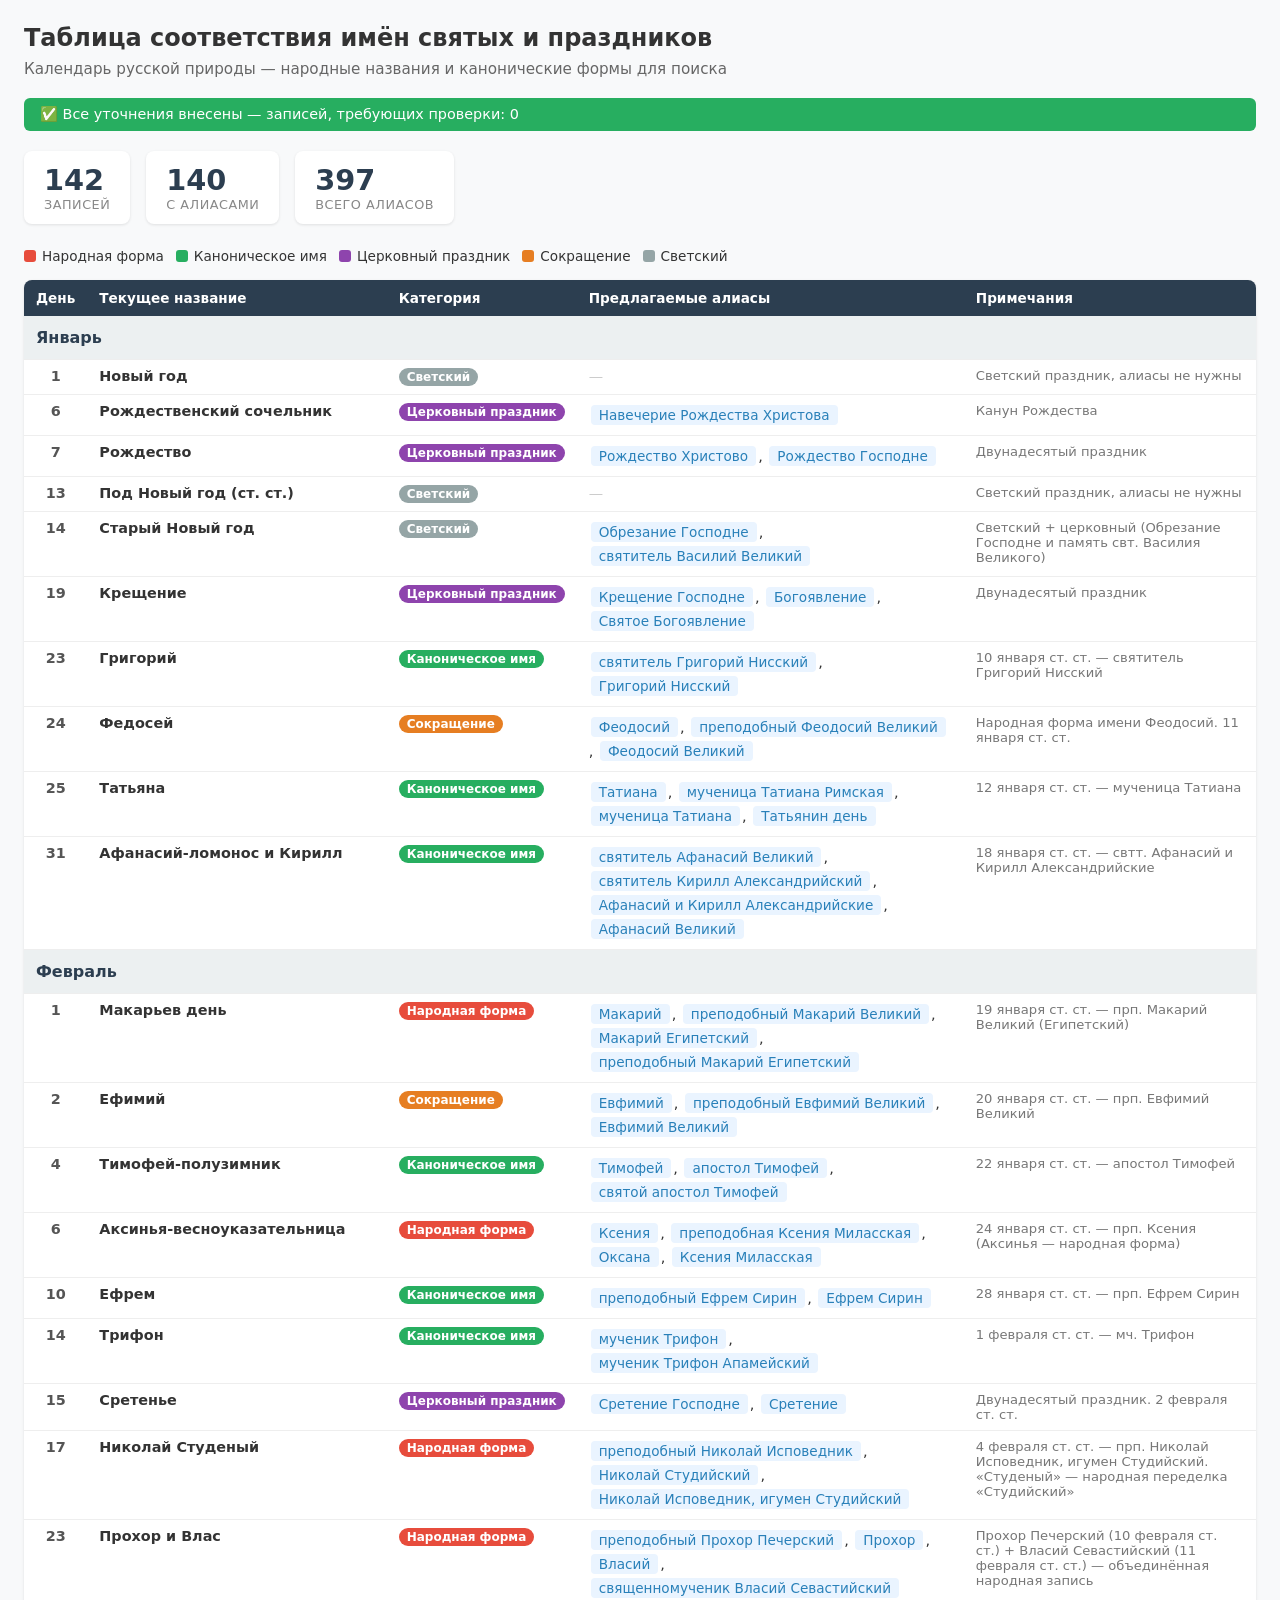
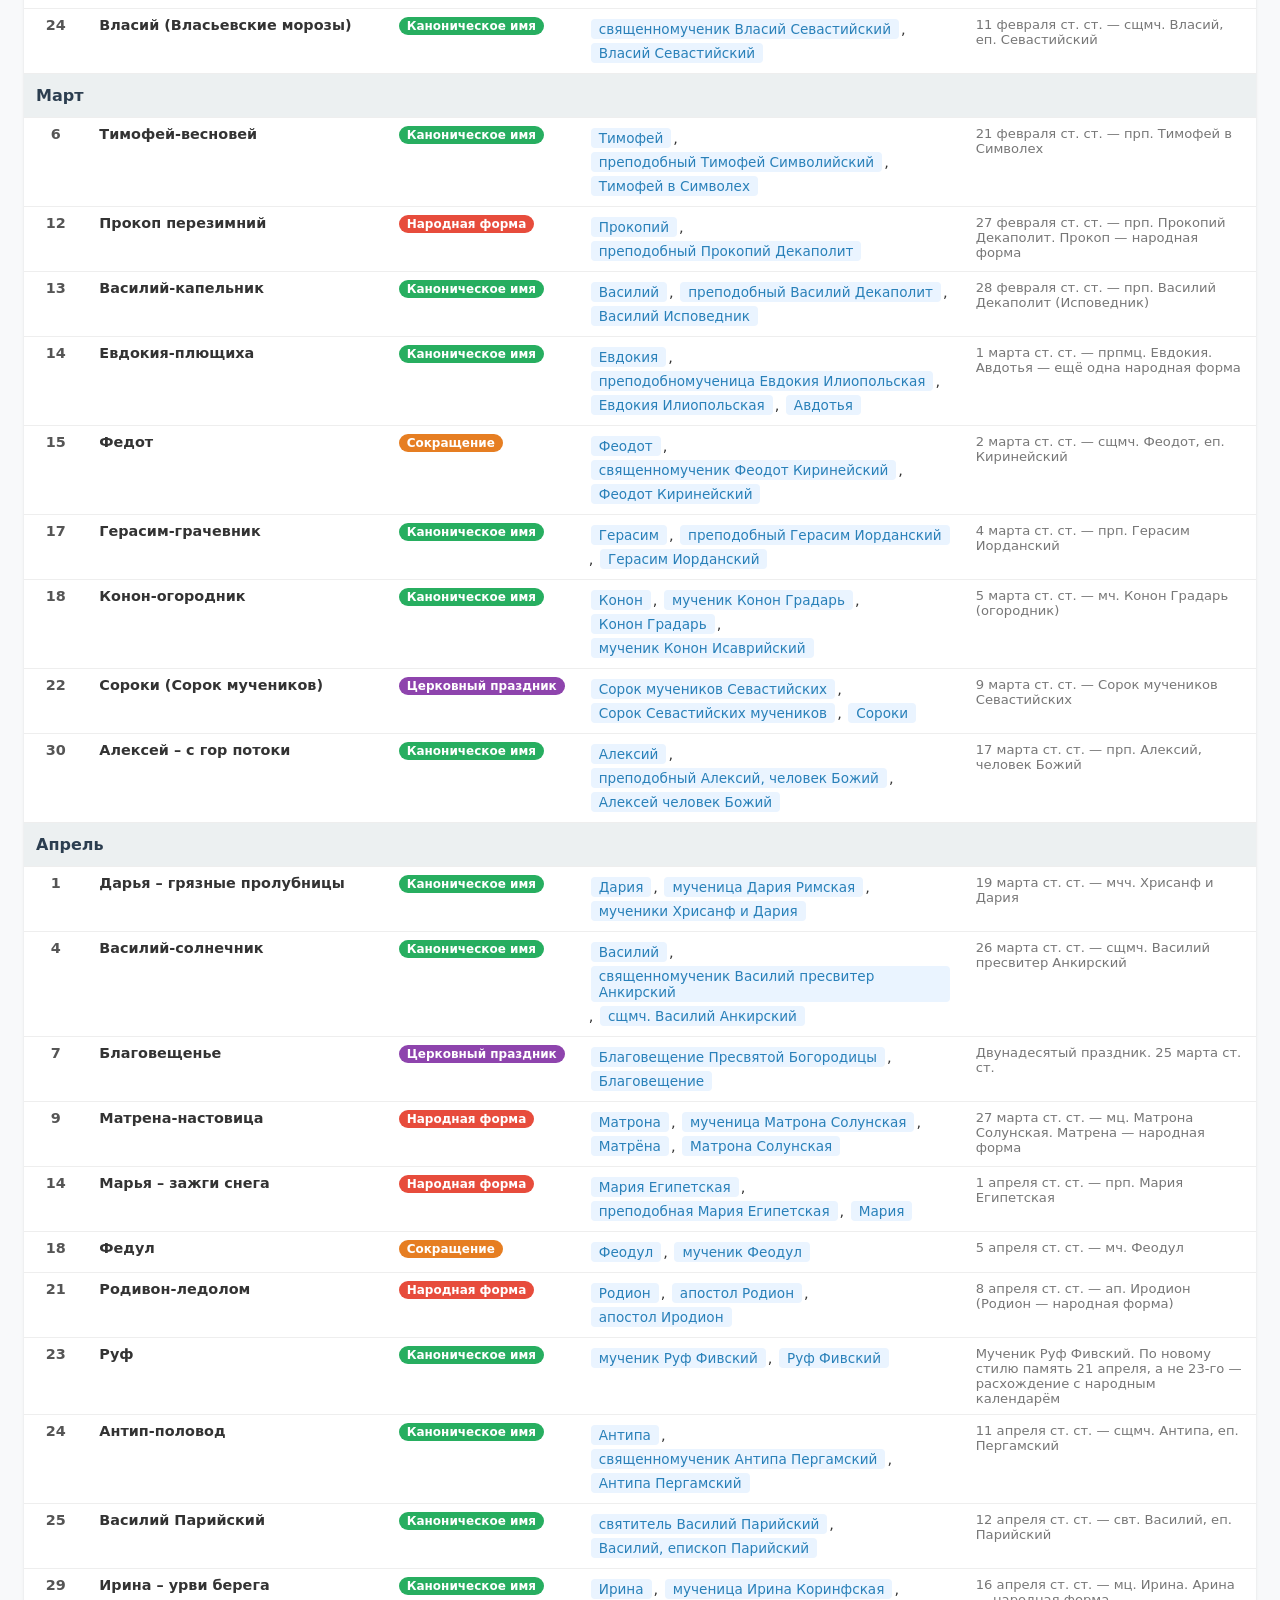
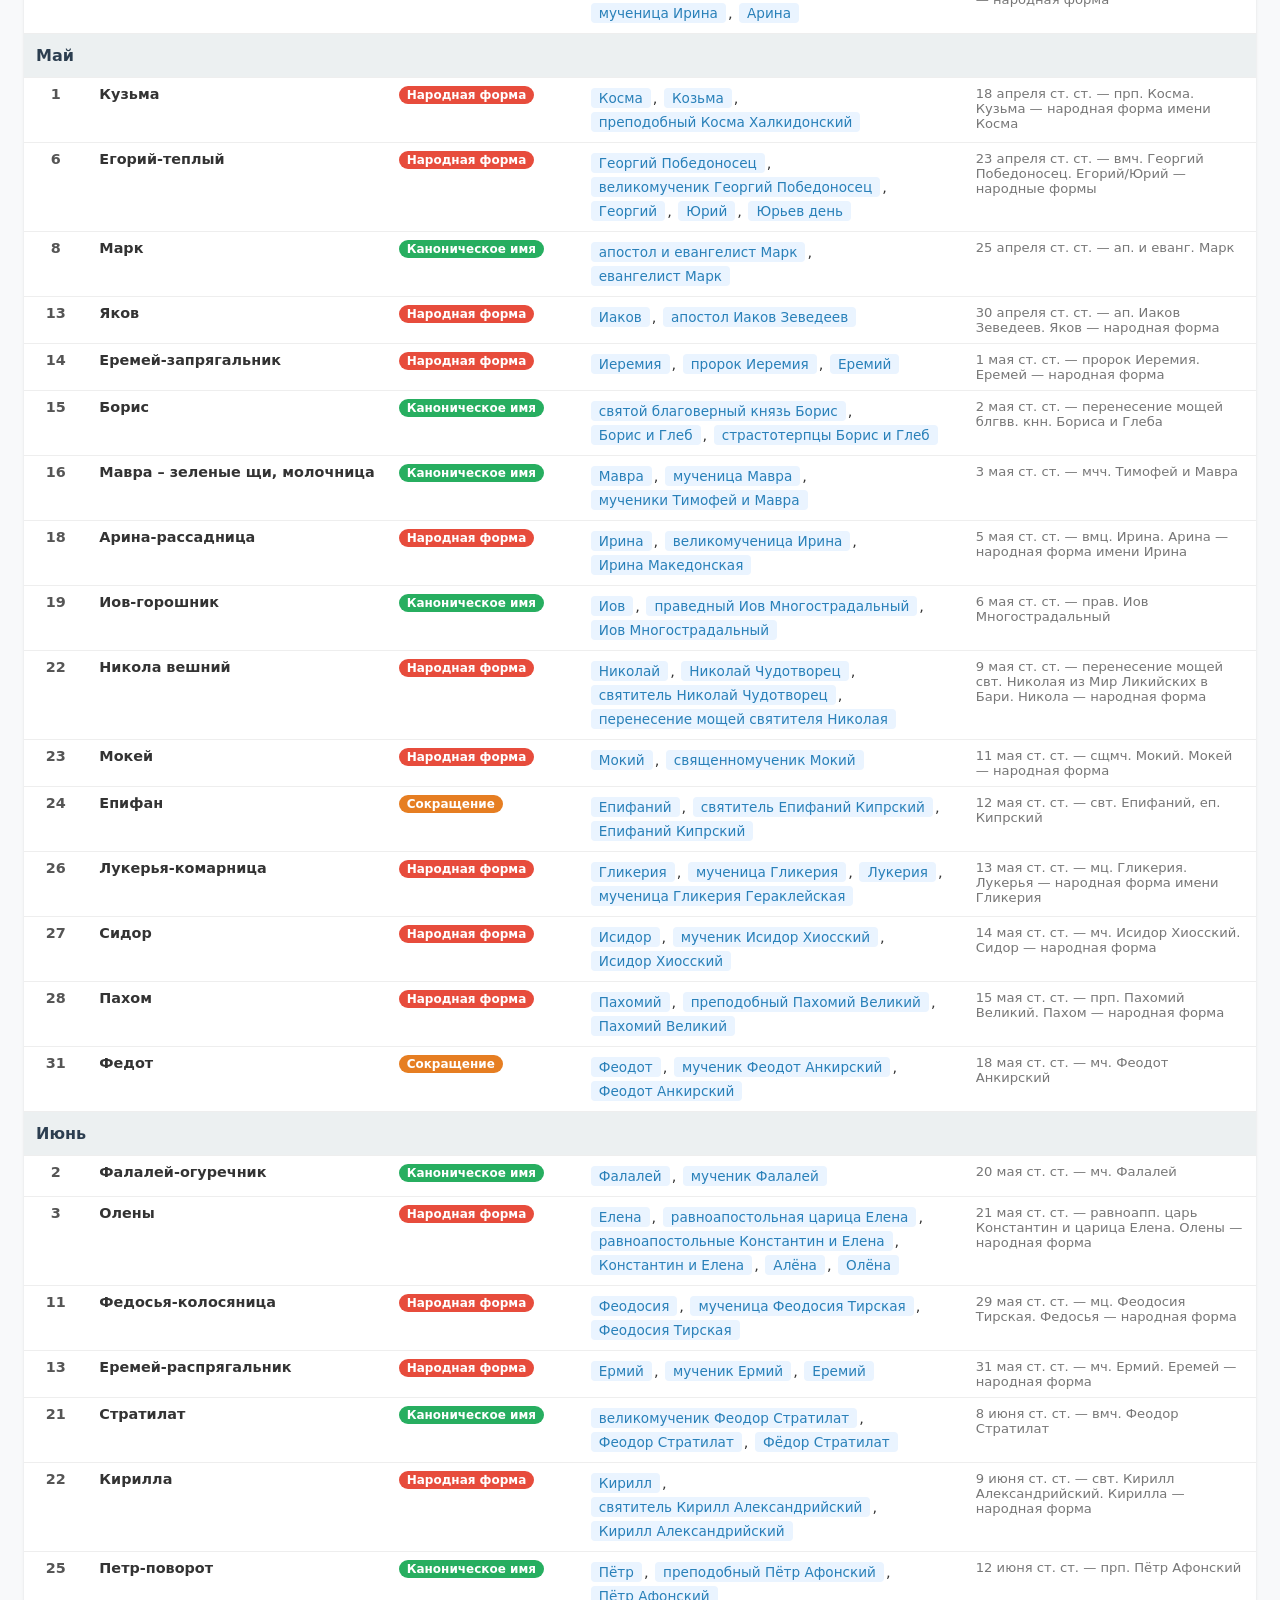
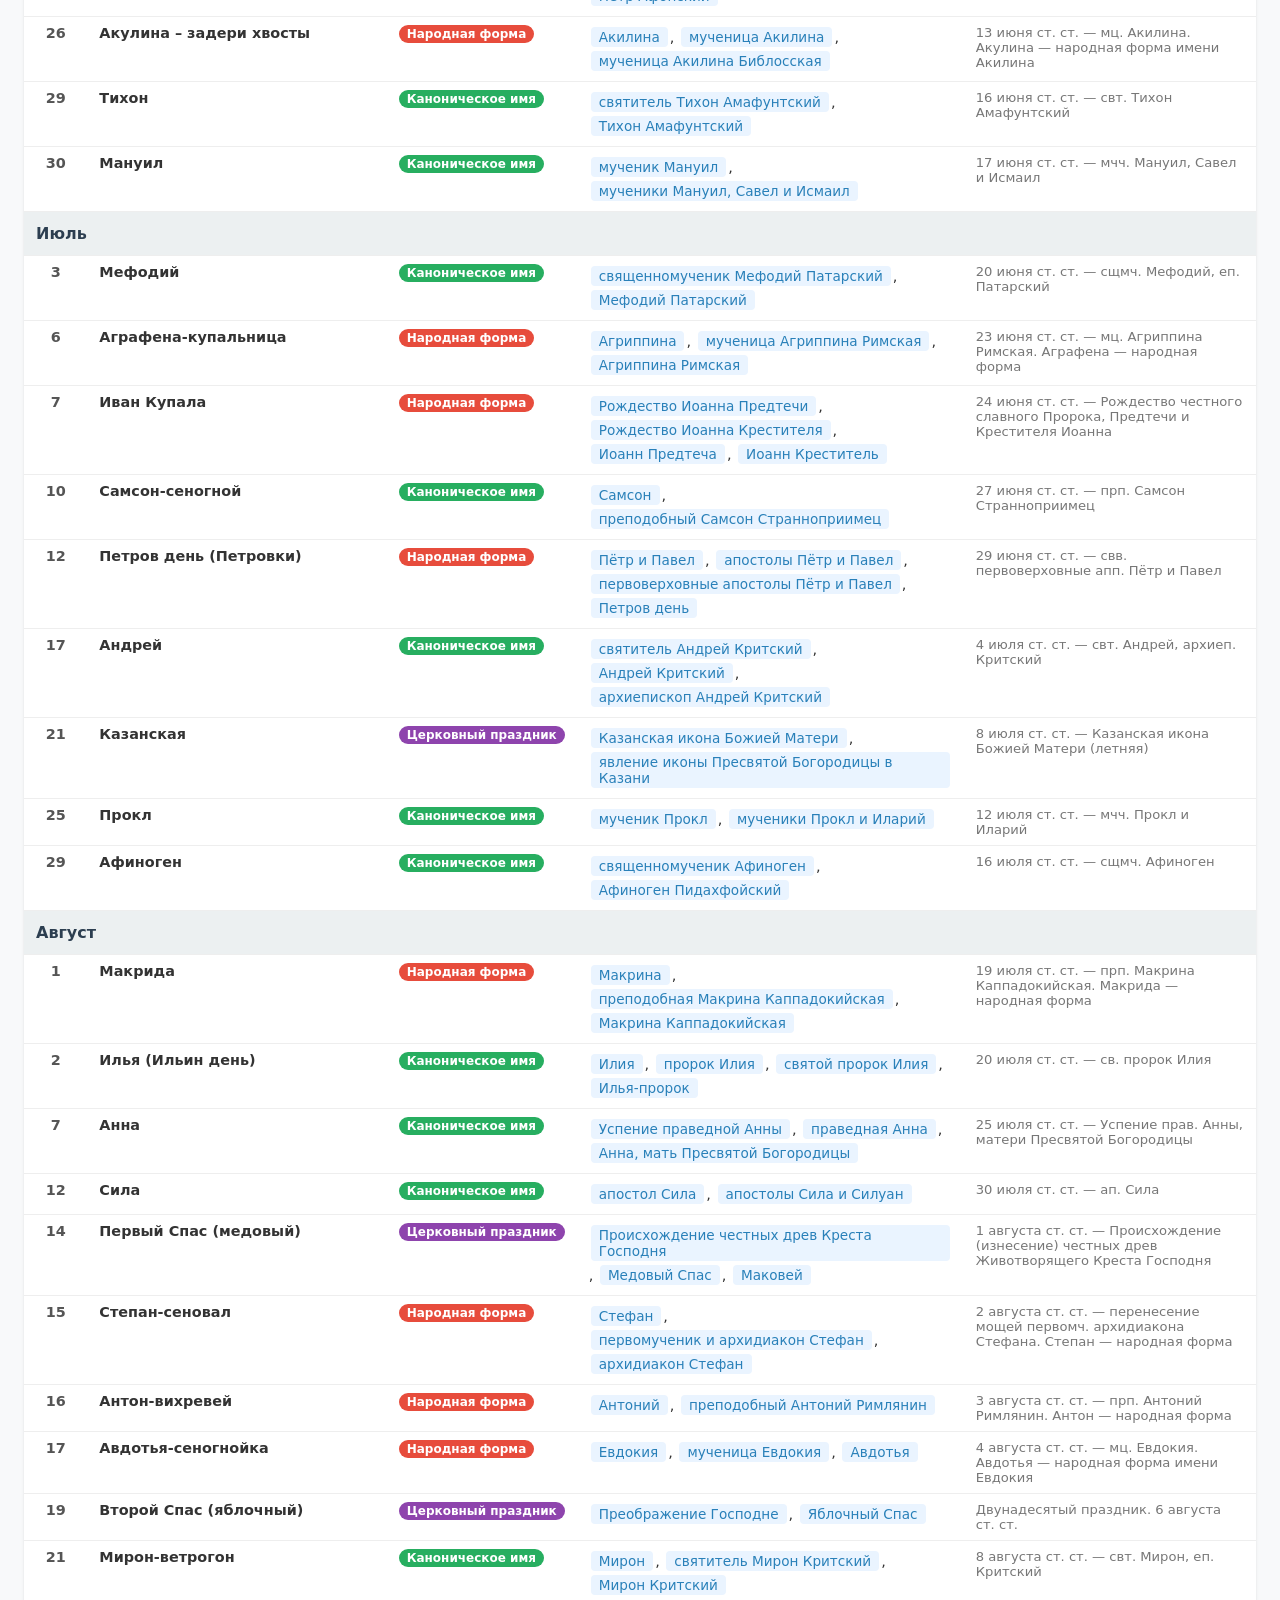
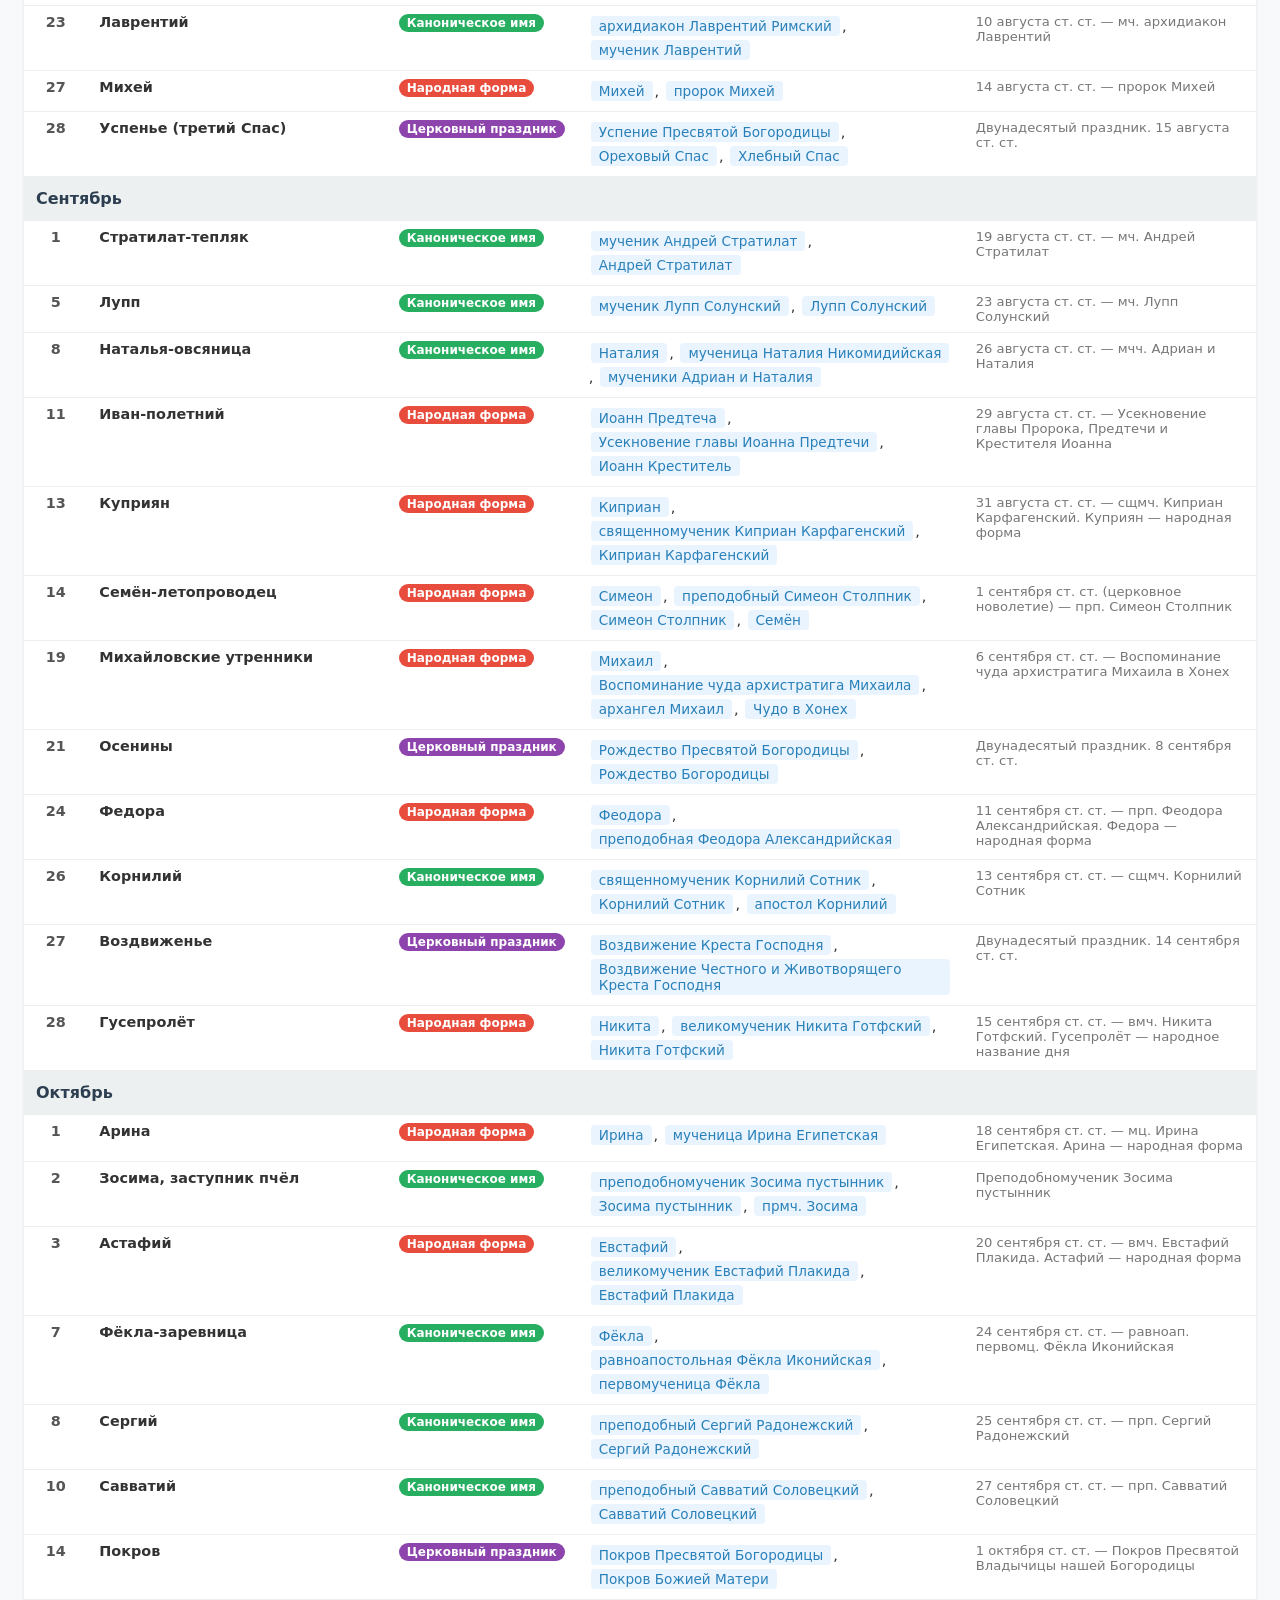
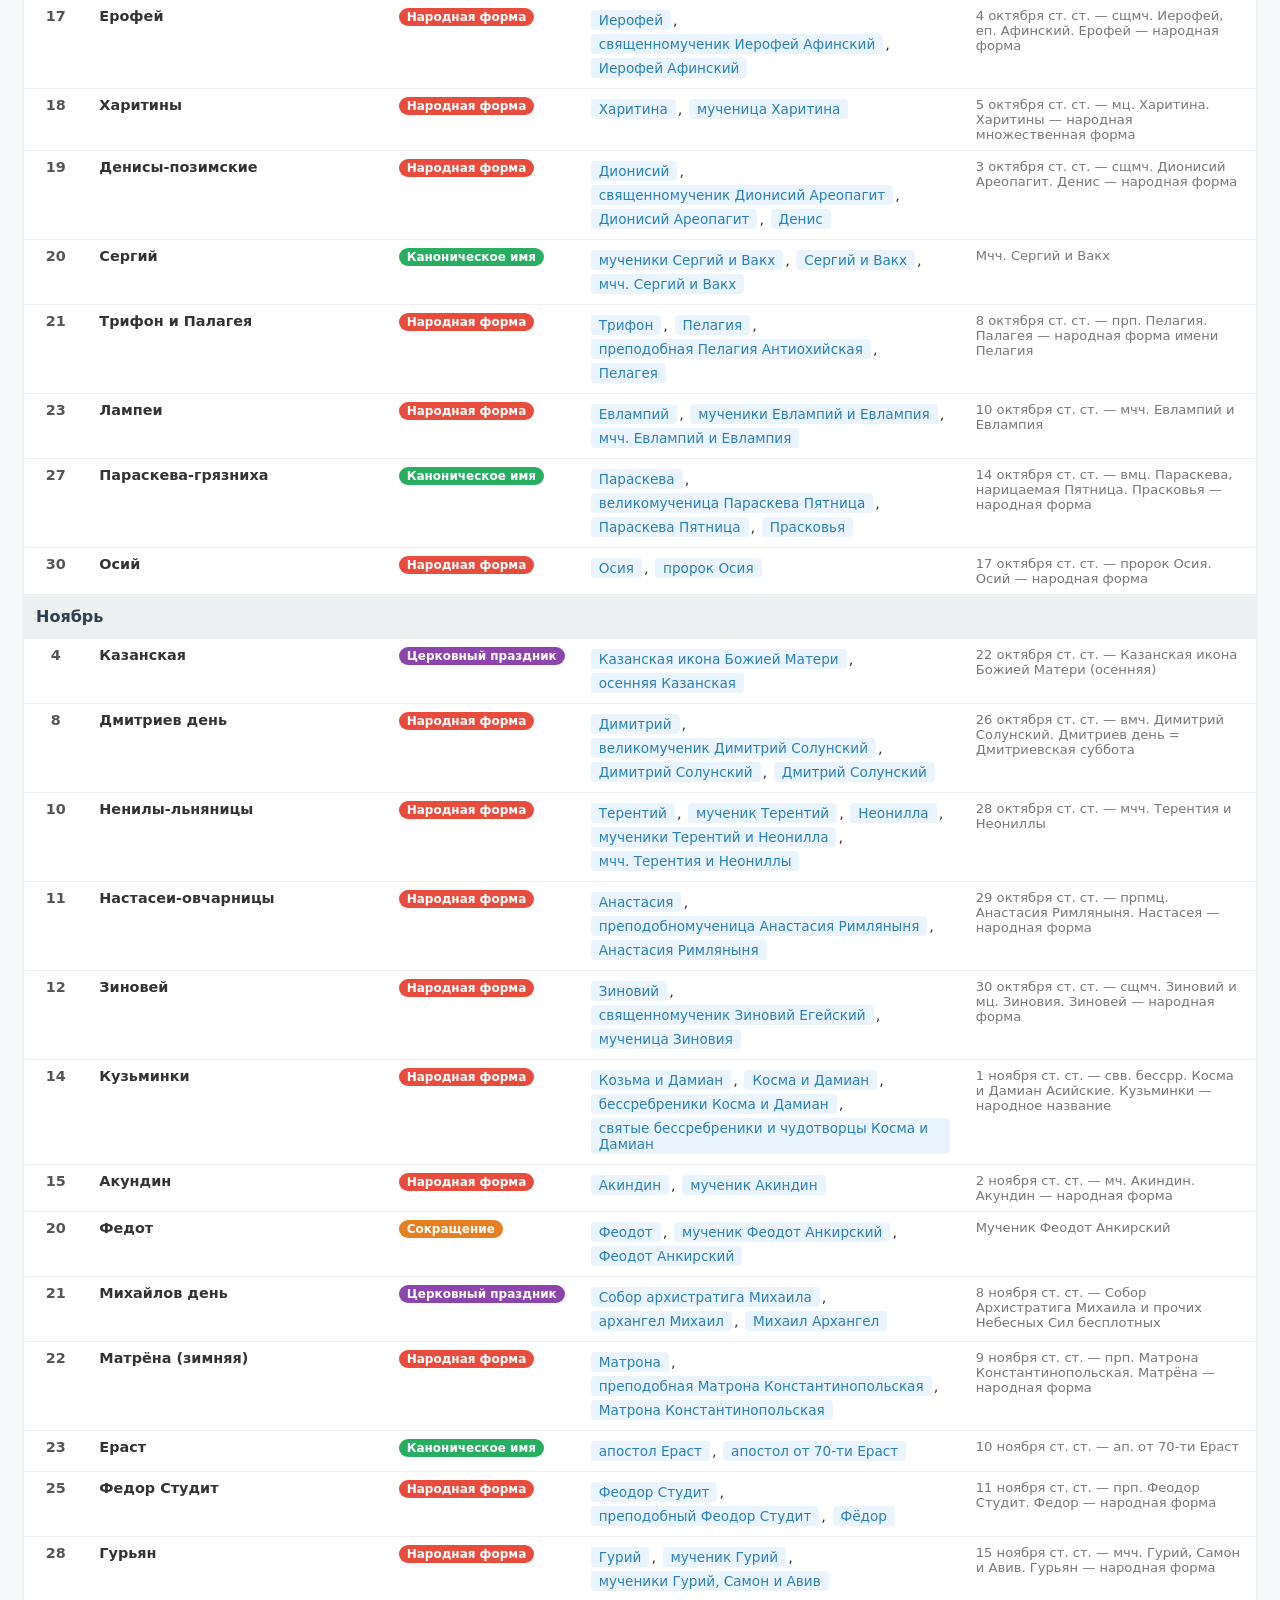
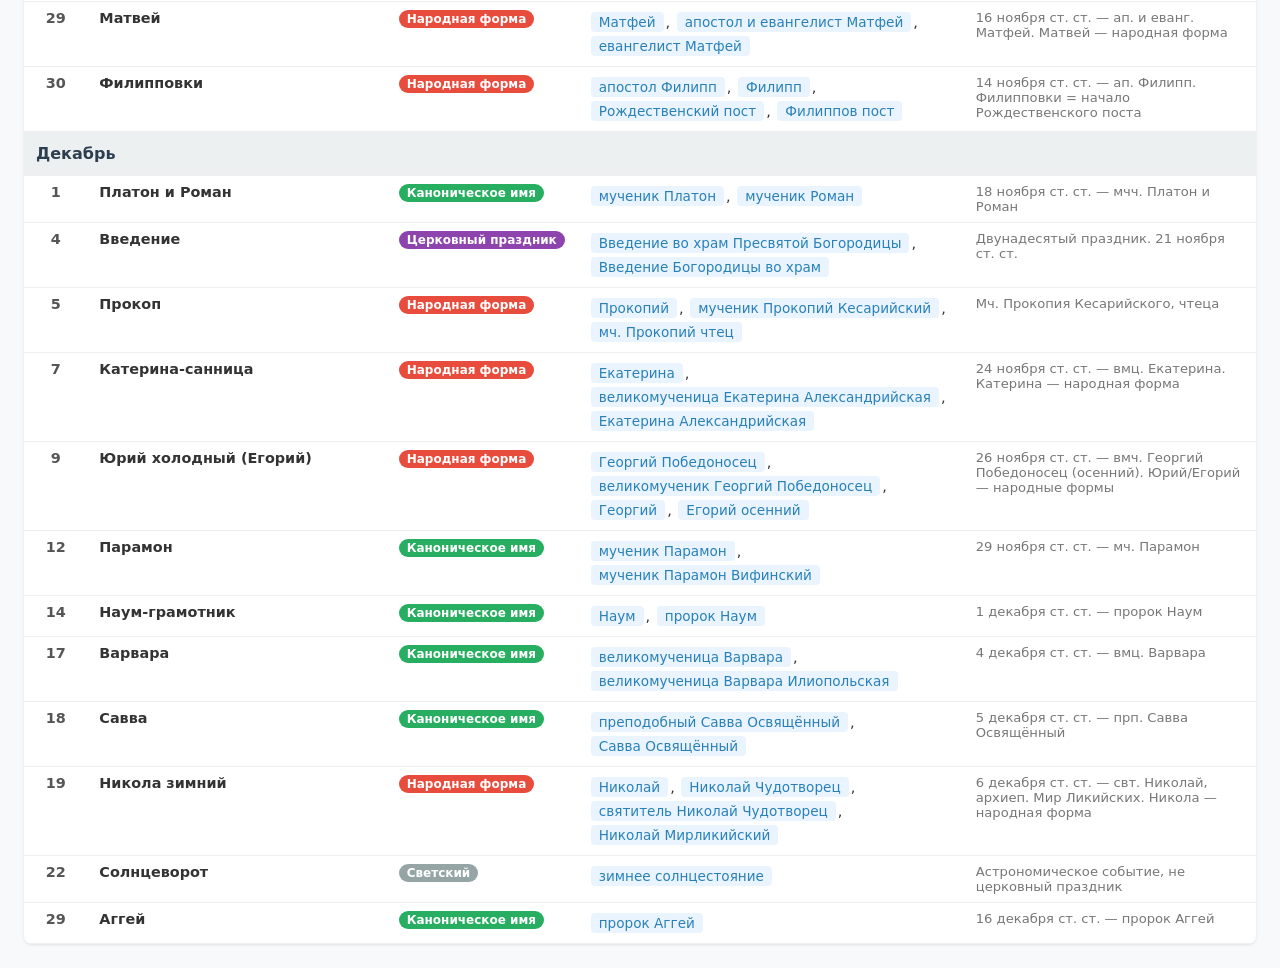
<file: preview-aliases.html>
<!DOCTYPE html>
<html lang="ru">
<head>
<meta charset="UTF-8">
<title>Таблица соответствия имён — Календарь русской природы</title>
<style>
  * { margin: 0; padding: 0; box-sizing: border-box; }
  body { font-family: 'Segoe UI', system-ui, sans-serif; background: #f8f9fa; color: #333; padding: 24px; }
  h1 { font-size: 1.5rem; margin-bottom: 8px; }
  .subtitle { color: #666; margin-bottom: 20px; font-size: 0.95rem; }
  .stats { display: flex; gap: 16px; margin-bottom: 24px; flex-wrap: wrap; }
  .stat-card { background: white; border-radius: 8px; padding: 12px 20px; box-shadow: 0 1px 3px rgba(0,0,0,0.1); }
  .stat-card .num { font-size: 1.8rem; font-weight: 700; color: #2c3e50; }
  .stat-card .label { font-size: 0.8rem; color: #888; text-transform: uppercase; letter-spacing: 0.5px; }
  .legend { display: flex; gap: 12px; margin-bottom: 16px; flex-wrap: wrap; }
  .legend-item { display: flex; align-items: center; gap: 6px; font-size: 0.85rem; }
  .legend-dot { width: 12px; height: 12px; border-radius: 3px; }
  table { width: 100%; border-collapse: collapse; background: white; border-radius: 8px; overflow: hidden; box-shadow: 0 1px 3px rgba(0,0,0,0.1); }
  th { background: #2c3e50; color: white; padding: 10px 12px; text-align: left; font-size: 0.85rem; font-weight: 600; position: sticky; top: 0; z-index: 10; }
  td { padding: 8px 12px; border-bottom: 1px solid #eee; font-size: 0.9rem; vertical-align: top; }
  tr:hover td { background: #f0f7ff; }
  .month-header td { background: #ecf0f1; font-weight: 700; font-size: 1rem; color: #2c3e50; padding: 12px; }
  .date-cell { width: 40px; text-align: center; font-weight: 600; color: #555; }
  .name-cell { font-weight: 600; white-space: nowrap; }
  .cat-badge { display: inline-block; padding: 2px 8px; border-radius: 10px; color: white; font-size: 0.75rem; font-weight: 600; white-space: nowrap; }
  .aliases-cell { max-width: 400px; }
  .alias { display: inline-block; background: #eaf4ff; color: #2980b9; padding: 2px 8px; border-radius: 4px; margin: 2px; font-size: 0.85rem; }
  .no-alias { color: #ccc; }
  .notes-cell { color: #777; font-size: 0.82rem; max-width: 300px; }
  .status-bar { background: #27ae60; color: white; padding: 8px 16px; border-radius: 6px; margin-bottom: 20px; font-size: 0.9rem; }
  @media (max-width: 900px) {
    body { padding: 12px; }
    .notes-cell { display: none; }
    .aliases-cell { max-width: 200px; }
  }
</style>
</head>
<body>
<h1>Таблица соответствия имён святых и праздников</h1>
<p class="subtitle">Календарь русской природы — народные названия и канонические формы для поиска</p>

<div class="status-bar">✅ Все уточнения внесены — записей, требующих проверки: 0</div>

<div class="stats">
  <div class="stat-card"><div class="num">142</div><div class="label">Записей</div></div>
  <div class="stat-card"><div class="num">140</div><div class="label">С алиасами</div></div>
  <div class="stat-card"><div class="num">397</div><div class="label">Всего алиасов</div></div>
</div>

<div class="legend">
  <div class="legend-item"><div class="legend-dot" style="background:#e74c3c"></div>Народная форма</div>
  <div class="legend-item"><div class="legend-dot" style="background:#27ae60"></div>Каноническое имя</div>
  <div class="legend-item"><div class="legend-dot" style="background:#8e44ad"></div>Церковный праздник</div>
  <div class="legend-item"><div class="legend-dot" style="background:#e67e22"></div>Сокращение</div>
  <div class="legend-item"><div class="legend-dot" style="background:#95a5a6"></div>Светский</div>
</div>

<table>
<thead>
<tr>
  <th>День</th>
  <th>Текущее название</th>
  <th>Категория</th>
  <th>Предлагаемые алиасы</th>
  <th>Примечания</th>
</tr>
</thead>
<tbody>
<tr class="month-header"><td colspan="5">Январь</td></tr>
<tr>
  <td class="date-cell">1</td>
  <td class="name-cell">Новый год</td>
  <td><span class="cat-badge" style="background:#95a5a6">Светский</span></td>
  <td class="aliases-cell"><span class="no-alias">—</span></td>
  <td class="notes-cell">Светский праздник, алиасы не нужны</td>
</tr>
<tr>
  <td class="date-cell">6</td>
  <td class="name-cell">Рождественский сочельник</td>
  <td><span class="cat-badge" style="background:#8e44ad">Церковный праздник</span></td>
  <td class="aliases-cell"><span class="alias">Навечерие Рождества Христова</span></td>
  <td class="notes-cell">Канун Рождества</td>
</tr>
<tr>
  <td class="date-cell">7</td>
  <td class="name-cell">Рождество</td>
  <td><span class="cat-badge" style="background:#8e44ad">Церковный праздник</span></td>
  <td class="aliases-cell"><span class="alias">Рождество Христово</span>, <span class="alias">Рождество Господне</span></td>
  <td class="notes-cell">Двунадесятый праздник</td>
</tr>
<tr>
  <td class="date-cell">13</td>
  <td class="name-cell">Под Новый год (ст. ст.)</td>
  <td><span class="cat-badge" style="background:#95a5a6">Светский</span></td>
  <td class="aliases-cell"><span class="no-alias">—</span></td>
  <td class="notes-cell">Светский праздник, алиасы не нужны</td>
</tr>
<tr>
  <td class="date-cell">14</td>
  <td class="name-cell">Старый Новый год</td>
  <td><span class="cat-badge" style="background:#95a5a6">Светский</span></td>
  <td class="aliases-cell"><span class="alias">Обрезание Господне</span>, <span class="alias">святитель Василий Великий</span></td>
  <td class="notes-cell">Светский + церковный (Обрезание Господне и память свт. Василия Великого)</td>
</tr>
<tr>
  <td class="date-cell">19</td>
  <td class="name-cell">Крещение</td>
  <td><span class="cat-badge" style="background:#8e44ad">Церковный праздник</span></td>
  <td class="aliases-cell"><span class="alias">Крещение Господне</span>, <span class="alias">Богоявление</span>, <span class="alias">Святое Богоявление</span></td>
  <td class="notes-cell">Двунадесятый праздник</td>
</tr>
<tr>
  <td class="date-cell">23</td>
  <td class="name-cell">Григорий</td>
  <td><span class="cat-badge" style="background:#27ae60">Каноническое имя</span></td>
  <td class="aliases-cell"><span class="alias">святитель Григорий Нисский</span>, <span class="alias">Григорий Нисский</span></td>
  <td class="notes-cell">10 января ст. ст. — святитель Григорий Нисский</td>
</tr>
<tr>
  <td class="date-cell">24</td>
  <td class="name-cell">Федосей</td>
  <td><span class="cat-badge" style="background:#e67e22">Сокращение</span></td>
  <td class="aliases-cell"><span class="alias">Феодосий</span>, <span class="alias">преподобный Феодосий Великий</span>, <span class="alias">Феодосий Великий</span></td>
  <td class="notes-cell">Народная форма имени Феодосий. 11 января ст. ст.</td>
</tr>
<tr>
  <td class="date-cell">25</td>
  <td class="name-cell">Татьяна</td>
  <td><span class="cat-badge" style="background:#27ae60">Каноническое имя</span></td>
  <td class="aliases-cell"><span class="alias">Татиана</span>, <span class="alias">мученица Татиана Римская</span>, <span class="alias">мученица Татиана</span>, <span class="alias">Татьянин день</span></td>
  <td class="notes-cell">12 января ст. ст. — мученица Татиана</td>
</tr>
<tr>
  <td class="date-cell">31</td>
  <td class="name-cell">Афанасий-ломонос и Кирилл</td>
  <td><span class="cat-badge" style="background:#27ae60">Каноническое имя</span></td>
  <td class="aliases-cell"><span class="alias">святитель Афанасий Великий</span>, <span class="alias">святитель Кирилл Александрийский</span>, <span class="alias">Афанасий и Кирилл Александрийские</span>, <span class="alias">Афанасий Великий</span></td>
  <td class="notes-cell">18 января ст. ст. — свтт. Афанасий и Кирилл Александрийские</td>
</tr>
<tr class="month-header"><td colspan="5">Февраль</td></tr>
<tr>
  <td class="date-cell">1</td>
  <td class="name-cell">Макарьев день</td>
  <td><span class="cat-badge" style="background:#e74c3c">Народная форма</span></td>
  <td class="aliases-cell"><span class="alias">Макарий</span>, <span class="alias">преподобный Макарий Великий</span>, <span class="alias">Макарий Египетский</span>, <span class="alias">преподобный Макарий Египетский</span></td>
  <td class="notes-cell">19 января ст. ст. — прп. Макарий Великий (Египетский)</td>
</tr>
<tr>
  <td class="date-cell">2</td>
  <td class="name-cell">Ефимий</td>
  <td><span class="cat-badge" style="background:#e67e22">Сокращение</span></td>
  <td class="aliases-cell"><span class="alias">Евфимий</span>, <span class="alias">преподобный Евфимий Великий</span>, <span class="alias">Евфимий Великий</span></td>
  <td class="notes-cell">20 января ст. ст. — прп. Евфимий Великий</td>
</tr>
<tr>
  <td class="date-cell">4</td>
  <td class="name-cell">Тимофей-полузимник</td>
  <td><span class="cat-badge" style="background:#27ae60">Каноническое имя</span></td>
  <td class="aliases-cell"><span class="alias">Тимофей</span>, <span class="alias">апостол Тимофей</span>, <span class="alias">святой апостол Тимофей</span></td>
  <td class="notes-cell">22 января ст. ст. — апостол Тимофей</td>
</tr>
<tr>
  <td class="date-cell">6</td>
  <td class="name-cell">Аксинья-весноуказательница</td>
  <td><span class="cat-badge" style="background:#e74c3c">Народная форма</span></td>
  <td class="aliases-cell"><span class="alias">Ксения</span>, <span class="alias">преподобная Ксения Миласская</span>, <span class="alias">Оксана</span>, <span class="alias">Ксения Миласская</span></td>
  <td class="notes-cell">24 января ст. ст. — прп. Ксения (Аксинья — народная форма)</td>
</tr>
<tr>
  <td class="date-cell">10</td>
  <td class="name-cell">Ефрем</td>
  <td><span class="cat-badge" style="background:#27ae60">Каноническое имя</span></td>
  <td class="aliases-cell"><span class="alias">преподобный Ефрем Сирин</span>, <span class="alias">Ефрем Сирин</span></td>
  <td class="notes-cell">28 января ст. ст. — прп. Ефрем Сирин</td>
</tr>
<tr>
  <td class="date-cell">14</td>
  <td class="name-cell">Трифон</td>
  <td><span class="cat-badge" style="background:#27ae60">Каноническое имя</span></td>
  <td class="aliases-cell"><span class="alias">мученик Трифон</span>, <span class="alias">мученик Трифон Апамейский</span></td>
  <td class="notes-cell">1 февраля ст. ст. — мч. Трифон</td>
</tr>
<tr>
  <td class="date-cell">15</td>
  <td class="name-cell">Сретенье</td>
  <td><span class="cat-badge" style="background:#8e44ad">Церковный праздник</span></td>
  <td class="aliases-cell"><span class="alias">Сретение Господне</span>, <span class="alias">Сретение</span></td>
  <td class="notes-cell">Двунадесятый праздник. 2 февраля ст. ст.</td>
</tr>
<tr>
  <td class="date-cell">17</td>
  <td class="name-cell">Николай Студеный</td>
  <td><span class="cat-badge" style="background:#e74c3c">Народная форма</span></td>
  <td class="aliases-cell"><span class="alias">преподобный Николай Исповедник</span>, <span class="alias">Николай Студийский</span>, <span class="alias">Николай Исповедник, игумен Студийский</span></td>
  <td class="notes-cell">4 февраля ст. ст. — прп. Николай Исповедник, игумен Студийский. «Студеный» — народная переделка «Студийский»</td>
</tr>
<tr>
  <td class="date-cell">23</td>
  <td class="name-cell">Прохор и Влас</td>
  <td><span class="cat-badge" style="background:#e74c3c">Народная форма</span></td>
  <td class="aliases-cell"><span class="alias">преподобный Прохор Печерский</span>, <span class="alias">Прохор</span>, <span class="alias">Власий</span>, <span class="alias">священномученик Власий Севастийский</span></td>
  <td class="notes-cell">Прохор Печерский (10 февраля ст. ст.) + Власий Севастийский (11 февраля ст. ст.) — объединённая народная запись</td>
</tr>
<tr>
  <td class="date-cell">24</td>
  <td class="name-cell">Власий (Власьевские морозы)</td>
  <td><span class="cat-badge" style="background:#27ae60">Каноническое имя</span></td>
  <td class="aliases-cell"><span class="alias">священномученик Власий Севастийский</span>, <span class="alias">Власий Севастийский</span></td>
  <td class="notes-cell">11 февраля ст. ст. — сщмч. Власий, еп. Севастийский</td>
</tr>
<tr class="month-header"><td colspan="5">Март</td></tr>
<tr>
  <td class="date-cell">6</td>
  <td class="name-cell">Тимофей-весновей</td>
  <td><span class="cat-badge" style="background:#27ae60">Каноническое имя</span></td>
  <td class="aliases-cell"><span class="alias">Тимофей</span>, <span class="alias">преподобный Тимофей Символийский</span>, <span class="alias">Тимофей в Символех</span></td>
  <td class="notes-cell">21 февраля ст. ст. — прп. Тимофей в Символех</td>
</tr>
<tr>
  <td class="date-cell">12</td>
  <td class="name-cell">Прокоп перезимний</td>
  <td><span class="cat-badge" style="background:#e74c3c">Народная форма</span></td>
  <td class="aliases-cell"><span class="alias">Прокопий</span>, <span class="alias">преподобный Прокопий Декаполит</span></td>
  <td class="notes-cell">27 февраля ст. ст. — прп. Прокопий Декаполит. Прокоп — народная форма</td>
</tr>
<tr>
  <td class="date-cell">13</td>
  <td class="name-cell">Василий-капельник</td>
  <td><span class="cat-badge" style="background:#27ae60">Каноническое имя</span></td>
  <td class="aliases-cell"><span class="alias">Василий</span>, <span class="alias">преподобный Василий Декаполит</span>, <span class="alias">Василий Исповедник</span></td>
  <td class="notes-cell">28 февраля ст. ст. — прп. Василий Декаполит (Исповедник)</td>
</tr>
<tr>
  <td class="date-cell">14</td>
  <td class="name-cell">Евдокия-плющиха</td>
  <td><span class="cat-badge" style="background:#27ae60">Каноническое имя</span></td>
  <td class="aliases-cell"><span class="alias">Евдокия</span>, <span class="alias">преподобномученица Евдокия Илиопольская</span>, <span class="alias">Евдокия Илиопольская</span>, <span class="alias">Авдотья</span></td>
  <td class="notes-cell">1 марта ст. ст. — прпмц. Евдокия. Авдотья — ещё одна народная форма</td>
</tr>
<tr>
  <td class="date-cell">15</td>
  <td class="name-cell">Федот</td>
  <td><span class="cat-badge" style="background:#e67e22">Сокращение</span></td>
  <td class="aliases-cell"><span class="alias">Феодот</span>, <span class="alias">священномученик Феодот Киринейский</span>, <span class="alias">Феодот Киринейский</span></td>
  <td class="notes-cell">2 марта ст. ст. — сщмч. Феодот, еп. Киринейский</td>
</tr>
<tr>
  <td class="date-cell">17</td>
  <td class="name-cell">Герасим-грачевник</td>
  <td><span class="cat-badge" style="background:#27ae60">Каноническое имя</span></td>
  <td class="aliases-cell"><span class="alias">Герасим</span>, <span class="alias">преподобный Герасим Иорданский</span>, <span class="alias">Герасим Иорданский</span></td>
  <td class="notes-cell">4 марта ст. ст. — прп. Герасим Иорданский</td>
</tr>
<tr>
  <td class="date-cell">18</td>
  <td class="name-cell">Конон-огородник</td>
  <td><span class="cat-badge" style="background:#27ae60">Каноническое имя</span></td>
  <td class="aliases-cell"><span class="alias">Конон</span>, <span class="alias">мученик Конон Градарь</span>, <span class="alias">Конон Градарь</span>, <span class="alias">мученик Конон Исаврийский</span></td>
  <td class="notes-cell">5 марта ст. ст. — мч. Конон Градарь (огородник)</td>
</tr>
<tr>
  <td class="date-cell">22</td>
  <td class="name-cell">Сороки (Сорок мучеников)</td>
  <td><span class="cat-badge" style="background:#8e44ad">Церковный праздник</span></td>
  <td class="aliases-cell"><span class="alias">Сорок мучеников Севастийских</span>, <span class="alias">Сорок Севастийских мучеников</span>, <span class="alias">Сороки</span></td>
  <td class="notes-cell">9 марта ст. ст. — Сорок мучеников Севастийских</td>
</tr>
<tr>
  <td class="date-cell">30</td>
  <td class="name-cell">Алексей – с гор потоки</td>
  <td><span class="cat-badge" style="background:#27ae60">Каноническое имя</span></td>
  <td class="aliases-cell"><span class="alias">Алексий</span>, <span class="alias">преподобный Алексий, человек Божий</span>, <span class="alias">Алексей человек Божий</span></td>
  <td class="notes-cell">17 марта ст. ст. — прп. Алексий, человек Божий</td>
</tr>
<tr class="month-header"><td colspan="5">Апрель</td></tr>
<tr>
  <td class="date-cell">1</td>
  <td class="name-cell">Дарья – грязные пролубницы</td>
  <td><span class="cat-badge" style="background:#27ae60">Каноническое имя</span></td>
  <td class="aliases-cell"><span class="alias">Дария</span>, <span class="alias">мученица Дария Римская</span>, <span class="alias">мученики Хрисанф и Дария</span></td>
  <td class="notes-cell">19 марта ст. ст. — мчч. Хрисанф и Дария</td>
</tr>
<tr>
  <td class="date-cell">4</td>
  <td class="name-cell">Василий-солнечник</td>
  <td><span class="cat-badge" style="background:#27ae60">Каноническое имя</span></td>
  <td class="aliases-cell"><span class="alias">Василий</span>, <span class="alias">священномученик Василий пресвитер Анкирский</span>, <span class="alias">сщмч. Василий Анкирский</span></td>
  <td class="notes-cell">26 марта ст. ст. — сщмч. Василий пресвитер Анкирский</td>
</tr>
<tr>
  <td class="date-cell">7</td>
  <td class="name-cell">Благовещенье</td>
  <td><span class="cat-badge" style="background:#8e44ad">Церковный праздник</span></td>
  <td class="aliases-cell"><span class="alias">Благовещение Пресвятой Богородицы</span>, <span class="alias">Благовещение</span></td>
  <td class="notes-cell">Двунадесятый праздник. 25 марта ст. ст.</td>
</tr>
<tr>
  <td class="date-cell">9</td>
  <td class="name-cell">Матрена-настовица</td>
  <td><span class="cat-badge" style="background:#e74c3c">Народная форма</span></td>
  <td class="aliases-cell"><span class="alias">Матрона</span>, <span class="alias">мученица Матрона Солунская</span>, <span class="alias">Матрёна</span>, <span class="alias">Матрона Солунская</span></td>
  <td class="notes-cell">27 марта ст. ст. — мц. Матрона Солунская. Матрена — народная форма</td>
</tr>
<tr>
  <td class="date-cell">14</td>
  <td class="name-cell">Марья – зажги снега</td>
  <td><span class="cat-badge" style="background:#e74c3c">Народная форма</span></td>
  <td class="aliases-cell"><span class="alias">Мария Египетская</span>, <span class="alias">преподобная Мария Египетская</span>, <span class="alias">Мария</span></td>
  <td class="notes-cell">1 апреля ст. ст. — прп. Мария Египетская</td>
</tr>
<tr>
  <td class="date-cell">18</td>
  <td class="name-cell">Федул</td>
  <td><span class="cat-badge" style="background:#e67e22">Сокращение</span></td>
  <td class="aliases-cell"><span class="alias">Феодул</span>, <span class="alias">мученик Феодул</span></td>
  <td class="notes-cell">5 апреля ст. ст. — мч. Феодул</td>
</tr>
<tr>
  <td class="date-cell">21</td>
  <td class="name-cell">Родивон-ледолом</td>
  <td><span class="cat-badge" style="background:#e74c3c">Народная форма</span></td>
  <td class="aliases-cell"><span class="alias">Родион</span>, <span class="alias">апостол Родион</span>, <span class="alias">апостол Иродион</span></td>
  <td class="notes-cell">8 апреля ст. ст. — ап. Иродион (Родион — народная форма)</td>
</tr>
<tr>
  <td class="date-cell">23</td>
  <td class="name-cell">Руф</td>
  <td><span class="cat-badge" style="background:#27ae60">Каноническое имя</span></td>
  <td class="aliases-cell"><span class="alias">мученик Руф Фивский</span>, <span class="alias">Руф Фивский</span></td>
  <td class="notes-cell">Мученик Руф Фивский. По новому стилю память 21 апреля, а не 23-го — расхождение с народным календарём</td>
</tr>
<tr>
  <td class="date-cell">24</td>
  <td class="name-cell">Антип-половод</td>
  <td><span class="cat-badge" style="background:#27ae60">Каноническое имя</span></td>
  <td class="aliases-cell"><span class="alias">Антипа</span>, <span class="alias">священномученик Антипа Пергамский</span>, <span class="alias">Антипа Пергамский</span></td>
  <td class="notes-cell">11 апреля ст. ст. — сщмч. Антипа, еп. Пергамский</td>
</tr>
<tr>
  <td class="date-cell">25</td>
  <td class="name-cell">Василий Парийский</td>
  <td><span class="cat-badge" style="background:#27ae60">Каноническое имя</span></td>
  <td class="aliases-cell"><span class="alias">святитель Василий Парийский</span>, <span class="alias">Василий, епископ Парийский</span></td>
  <td class="notes-cell">12 апреля ст. ст. — свт. Василий, еп. Парийский</td>
</tr>
<tr>
  <td class="date-cell">29</td>
  <td class="name-cell">Ирина – урви берега</td>
  <td><span class="cat-badge" style="background:#27ae60">Каноническое имя</span></td>
  <td class="aliases-cell"><span class="alias">Ирина</span>, <span class="alias">мученица Ирина Коринфская</span>, <span class="alias">мученица Ирина</span>, <span class="alias">Арина</span></td>
  <td class="notes-cell">16 апреля ст. ст. — мц. Ирина. Арина — народная форма</td>
</tr>
<tr class="month-header"><td colspan="5">Май</td></tr>
<tr>
  <td class="date-cell">1</td>
  <td class="name-cell">Кузьма</td>
  <td><span class="cat-badge" style="background:#e74c3c">Народная форма</span></td>
  <td class="aliases-cell"><span class="alias">Косма</span>, <span class="alias">Козьма</span>, <span class="alias">преподобный Косма Халкидонский</span></td>
  <td class="notes-cell">18 апреля ст. ст. — прп. Косма. Кузьма — народная форма имени Косма</td>
</tr>
<tr>
  <td class="date-cell">6</td>
  <td class="name-cell">Егорий-теплый</td>
  <td><span class="cat-badge" style="background:#e74c3c">Народная форма</span></td>
  <td class="aliases-cell"><span class="alias">Георгий Победоносец</span>, <span class="alias">великомученик Георгий Победоносец</span>, <span class="alias">Георгий</span>, <span class="alias">Юрий</span>, <span class="alias">Юрьев день</span></td>
  <td class="notes-cell">23 апреля ст. ст. — вмч. Георгий Победоносец. Егорий/Юрий — народные формы</td>
</tr>
<tr>
  <td class="date-cell">8</td>
  <td class="name-cell">Марк</td>
  <td><span class="cat-badge" style="background:#27ae60">Каноническое имя</span></td>
  <td class="aliases-cell"><span class="alias">апостол и евангелист Марк</span>, <span class="alias">евангелист Марк</span></td>
  <td class="notes-cell">25 апреля ст. ст. — ап. и еванг. Марк</td>
</tr>
<tr>
  <td class="date-cell">13</td>
  <td class="name-cell">Яков</td>
  <td><span class="cat-badge" style="background:#e74c3c">Народная форма</span></td>
  <td class="aliases-cell"><span class="alias">Иаков</span>, <span class="alias">апостол Иаков Зеведеев</span></td>
  <td class="notes-cell">30 апреля ст. ст. — ап. Иаков Зеведеев. Яков — народная форма</td>
</tr>
<tr>
  <td class="date-cell">14</td>
  <td class="name-cell">Еремей-запрягальник</td>
  <td><span class="cat-badge" style="background:#e74c3c">Народная форма</span></td>
  <td class="aliases-cell"><span class="alias">Иеремия</span>, <span class="alias">пророк Иеремия</span>, <span class="alias">Еремий</span></td>
  <td class="notes-cell">1 мая ст. ст. — пророк Иеремия. Еремей — народная форма</td>
</tr>
<tr>
  <td class="date-cell">15</td>
  <td class="name-cell">Борис</td>
  <td><span class="cat-badge" style="background:#27ae60">Каноническое имя</span></td>
  <td class="aliases-cell"><span class="alias">святой благоверный князь Борис</span>, <span class="alias">Борис и Глеб</span>, <span class="alias">страстотерпцы Борис и Глеб</span></td>
  <td class="notes-cell">2 мая ст. ст. — перенесение мощей блгвв. кнн. Бориса и Глеба</td>
</tr>
<tr>
  <td class="date-cell">16</td>
  <td class="name-cell">Мавра – зеленые щи, молочница</td>
  <td><span class="cat-badge" style="background:#27ae60">Каноническое имя</span></td>
  <td class="aliases-cell"><span class="alias">Мавра</span>, <span class="alias">мученица Мавра</span>, <span class="alias">мученики Тимофей и Мавра</span></td>
  <td class="notes-cell">3 мая ст. ст. — мчч. Тимофей и Мавра</td>
</tr>
<tr>
  <td class="date-cell">18</td>
  <td class="name-cell">Арина-рассадница</td>
  <td><span class="cat-badge" style="background:#e74c3c">Народная форма</span></td>
  <td class="aliases-cell"><span class="alias">Ирина</span>, <span class="alias">великомученица Ирина</span>, <span class="alias">Ирина Македонская</span></td>
  <td class="notes-cell">5 мая ст. ст. — вмц. Ирина. Арина — народная форма имени Ирина</td>
</tr>
<tr>
  <td class="date-cell">19</td>
  <td class="name-cell">Иов-горошник</td>
  <td><span class="cat-badge" style="background:#27ae60">Каноническое имя</span></td>
  <td class="aliases-cell"><span class="alias">Иов</span>, <span class="alias">праведный Иов Многострадальный</span>, <span class="alias">Иов Многострадальный</span></td>
  <td class="notes-cell">6 мая ст. ст. — прав. Иов Многострадальный</td>
</tr>
<tr>
  <td class="date-cell">22</td>
  <td class="name-cell">Никола вешний</td>
  <td><span class="cat-badge" style="background:#e74c3c">Народная форма</span></td>
  <td class="aliases-cell"><span class="alias">Николай</span>, <span class="alias">Николай Чудотворец</span>, <span class="alias">святитель Николай Чудотворец</span>, <span class="alias">перенесение мощей святителя Николая</span></td>
  <td class="notes-cell">9 мая ст. ст. — перенесение мощей свт. Николая из Мир Ликийских в Бари. Никола — народная форма</td>
</tr>
<tr>
  <td class="date-cell">23</td>
  <td class="name-cell">Мокей</td>
  <td><span class="cat-badge" style="background:#e74c3c">Народная форма</span></td>
  <td class="aliases-cell"><span class="alias">Мокий</span>, <span class="alias">священномученик Мокий</span></td>
  <td class="notes-cell">11 мая ст. ст. — сщмч. Мокий. Мокей — народная форма</td>
</tr>
<tr>
  <td class="date-cell">24</td>
  <td class="name-cell">Епифан</td>
  <td><span class="cat-badge" style="background:#e67e22">Сокращение</span></td>
  <td class="aliases-cell"><span class="alias">Епифаний</span>, <span class="alias">святитель Епифаний Кипрский</span>, <span class="alias">Епифаний Кипрский</span></td>
  <td class="notes-cell">12 мая ст. ст. — свт. Епифаний, еп. Кипрский</td>
</tr>
<tr>
  <td class="date-cell">26</td>
  <td class="name-cell">Лукерья-комарница</td>
  <td><span class="cat-badge" style="background:#e74c3c">Народная форма</span></td>
  <td class="aliases-cell"><span class="alias">Гликерия</span>, <span class="alias">мученица Гликерия</span>, <span class="alias">Лукерия</span>, <span class="alias">мученица Гликерия Гераклейская</span></td>
  <td class="notes-cell">13 мая ст. ст. — мц. Гликерия. Лукерья — народная форма имени Гликерия</td>
</tr>
<tr>
  <td class="date-cell">27</td>
  <td class="name-cell">Сидор</td>
  <td><span class="cat-badge" style="background:#e74c3c">Народная форма</span></td>
  <td class="aliases-cell"><span class="alias">Исидор</span>, <span class="alias">мученик Исидор Хиосский</span>, <span class="alias">Исидор Хиосский</span></td>
  <td class="notes-cell">14 мая ст. ст. — мч. Исидор Хиосский. Сидор — народная форма</td>
</tr>
<tr>
  <td class="date-cell">28</td>
  <td class="name-cell">Пахом</td>
  <td><span class="cat-badge" style="background:#e74c3c">Народная форма</span></td>
  <td class="aliases-cell"><span class="alias">Пахомий</span>, <span class="alias">преподобный Пахомий Великий</span>, <span class="alias">Пахомий Великий</span></td>
  <td class="notes-cell">15 мая ст. ст. — прп. Пахомий Великий. Пахом — народная форма</td>
</tr>
<tr>
  <td class="date-cell">31</td>
  <td class="name-cell">Федот</td>
  <td><span class="cat-badge" style="background:#e67e22">Сокращение</span></td>
  <td class="aliases-cell"><span class="alias">Феодот</span>, <span class="alias">мученик Феодот Анкирский</span>, <span class="alias">Феодот Анкирский</span></td>
  <td class="notes-cell">18 мая ст. ст. — мч. Феодот Анкирский</td>
</tr>
<tr class="month-header"><td colspan="5">Июнь</td></tr>
<tr>
  <td class="date-cell">2</td>
  <td class="name-cell">Фалалей-огуречник</td>
  <td><span class="cat-badge" style="background:#27ae60">Каноническое имя</span></td>
  <td class="aliases-cell"><span class="alias">Фалалей</span>, <span class="alias">мученик Фалалей</span></td>
  <td class="notes-cell">20 мая ст. ст. — мч. Фалалей</td>
</tr>
<tr>
  <td class="date-cell">3</td>
  <td class="name-cell">Олены</td>
  <td><span class="cat-badge" style="background:#e74c3c">Народная форма</span></td>
  <td class="aliases-cell"><span class="alias">Елена</span>, <span class="alias">равноапостольная царица Елена</span>, <span class="alias">равноапостольные Константин и Елена</span>, <span class="alias">Константин и Елена</span>, <span class="alias">Алёна</span>, <span class="alias">Олёна</span></td>
  <td class="notes-cell">21 мая ст. ст. — равноапп. царь Константин и царица Елена. Олены — народная форма</td>
</tr>
<tr>
  <td class="date-cell">11</td>
  <td class="name-cell">Федосья-колосяница</td>
  <td><span class="cat-badge" style="background:#e74c3c">Народная форма</span></td>
  <td class="aliases-cell"><span class="alias">Феодосия</span>, <span class="alias">мученица Феодосия Тирская</span>, <span class="alias">Феодосия Тирская</span></td>
  <td class="notes-cell">29 мая ст. ст. — мц. Феодосия Тирская. Федосья — народная форма</td>
</tr>
<tr>
  <td class="date-cell">13</td>
  <td class="name-cell">Еремей-распрягальник</td>
  <td><span class="cat-badge" style="background:#e74c3c">Народная форма</span></td>
  <td class="aliases-cell"><span class="alias">Ермий</span>, <span class="alias">мученик Ермий</span>, <span class="alias">Еремий</span></td>
  <td class="notes-cell">31 мая ст. ст. — мч. Ермий. Еремей — народная форма</td>
</tr>
<tr>
  <td class="date-cell">21</td>
  <td class="name-cell">Стратилат</td>
  <td><span class="cat-badge" style="background:#27ae60">Каноническое имя</span></td>
  <td class="aliases-cell"><span class="alias">великомученик Феодор Стратилат</span>, <span class="alias">Феодор Стратилат</span>, <span class="alias">Фёдор Стратилат</span></td>
  <td class="notes-cell">8 июня ст. ст. — вмч. Феодор Стратилат</td>
</tr>
<tr>
  <td class="date-cell">22</td>
  <td class="name-cell">Кирилла</td>
  <td><span class="cat-badge" style="background:#e74c3c">Народная форма</span></td>
  <td class="aliases-cell"><span class="alias">Кирилл</span>, <span class="alias">святитель Кирилл Александрийский</span>, <span class="alias">Кирилл Александрийский</span></td>
  <td class="notes-cell">9 июня ст. ст. — свт. Кирилл Александрийский. Кирилла — народная форма</td>
</tr>
<tr>
  <td class="date-cell">25</td>
  <td class="name-cell">Петр-поворот</td>
  <td><span class="cat-badge" style="background:#27ae60">Каноническое имя</span></td>
  <td class="aliases-cell"><span class="alias">Пётр</span>, <span class="alias">преподобный Пётр Афонский</span>, <span class="alias">Пётр Афонский</span></td>
  <td class="notes-cell">12 июня ст. ст. — прп. Пётр Афонский</td>
</tr>
<tr>
  <td class="date-cell">26</td>
  <td class="name-cell">Акулина – задери хвосты</td>
  <td><span class="cat-badge" style="background:#e74c3c">Народная форма</span></td>
  <td class="aliases-cell"><span class="alias">Акилина</span>, <span class="alias">мученица Акилина</span>, <span class="alias">мученица Акилина Библосская</span></td>
  <td class="notes-cell">13 июня ст. ст. — мц. Акилина. Акулина — народная форма имени Акилина</td>
</tr>
<tr>
  <td class="date-cell">29</td>
  <td class="name-cell">Тихон</td>
  <td><span class="cat-badge" style="background:#27ae60">Каноническое имя</span></td>
  <td class="aliases-cell"><span class="alias">святитель Тихон Амафунтский</span>, <span class="alias">Тихон Амафунтский</span></td>
  <td class="notes-cell">16 июня ст. ст. — свт. Тихон Амафунтский</td>
</tr>
<tr>
  <td class="date-cell">30</td>
  <td class="name-cell">Мануил</td>
  <td><span class="cat-badge" style="background:#27ae60">Каноническое имя</span></td>
  <td class="aliases-cell"><span class="alias">мученик Мануил</span>, <span class="alias">мученики Мануил, Савел и Исмаил</span></td>
  <td class="notes-cell">17 июня ст. ст. — мчч. Мануил, Савел и Исмаил</td>
</tr>
<tr class="month-header"><td colspan="5">Июль</td></tr>
<tr>
  <td class="date-cell">3</td>
  <td class="name-cell">Мефодий</td>
  <td><span class="cat-badge" style="background:#27ae60">Каноническое имя</span></td>
  <td class="aliases-cell"><span class="alias">священномученик Мефодий Патарский</span>, <span class="alias">Мефодий Патарский</span></td>
  <td class="notes-cell">20 июня ст. ст. — сщмч. Мефодий, еп. Патарский</td>
</tr>
<tr>
  <td class="date-cell">6</td>
  <td class="name-cell">Аграфена-купальница</td>
  <td><span class="cat-badge" style="background:#e74c3c">Народная форма</span></td>
  <td class="aliases-cell"><span class="alias">Агриппина</span>, <span class="alias">мученица Агриппина Римская</span>, <span class="alias">Агриппина Римская</span></td>
  <td class="notes-cell">23 июня ст. ст. — мц. Агриппина Римская. Аграфена — народная форма</td>
</tr>
<tr>
  <td class="date-cell">7</td>
  <td class="name-cell">Иван Купала</td>
  <td><span class="cat-badge" style="background:#e74c3c">Народная форма</span></td>
  <td class="aliases-cell"><span class="alias">Рождество Иоанна Предтечи</span>, <span class="alias">Рождество Иоанна Крестителя</span>, <span class="alias">Иоанн Предтеча</span>, <span class="alias">Иоанн Креститель</span></td>
  <td class="notes-cell">24 июня ст. ст. — Рождество честного славного Пророка, Предтечи и Крестителя Иоанна</td>
</tr>
<tr>
  <td class="date-cell">10</td>
  <td class="name-cell">Самсон-сеногной</td>
  <td><span class="cat-badge" style="background:#27ae60">Каноническое имя</span></td>
  <td class="aliases-cell"><span class="alias">Самсон</span>, <span class="alias">преподобный Самсон Странноприимец</span></td>
  <td class="notes-cell">27 июня ст. ст. — прп. Самсон Странноприимец</td>
</tr>
<tr>
  <td class="date-cell">12</td>
  <td class="name-cell">Петров день (Петровки)</td>
  <td><span class="cat-badge" style="background:#e74c3c">Народная форма</span></td>
  <td class="aliases-cell"><span class="alias">Пётр и Павел</span>, <span class="alias">апостолы Пётр и Павел</span>, <span class="alias">первоверховные апостолы Пётр и Павел</span>, <span class="alias">Петров день</span></td>
  <td class="notes-cell">29 июня ст. ст. — свв. первоверховные апп. Пётр и Павел</td>
</tr>
<tr>
  <td class="date-cell">17</td>
  <td class="name-cell">Андрей</td>
  <td><span class="cat-badge" style="background:#27ae60">Каноническое имя</span></td>
  <td class="aliases-cell"><span class="alias">святитель Андрей Критский</span>, <span class="alias">Андрей Критский</span>, <span class="alias">архиепископ Андрей Критский</span></td>
  <td class="notes-cell">4 июля ст. ст. — свт. Андрей, архиеп. Критский</td>
</tr>
<tr>
  <td class="date-cell">21</td>
  <td class="name-cell">Казанская</td>
  <td><span class="cat-badge" style="background:#8e44ad">Церковный праздник</span></td>
  <td class="aliases-cell"><span class="alias">Казанская икона Божией Матери</span>, <span class="alias">явление иконы Пресвятой Богородицы в Казани</span></td>
  <td class="notes-cell">8 июля ст. ст. — Казанская икона Божией Матери (летняя)</td>
</tr>
<tr>
  <td class="date-cell">25</td>
  <td class="name-cell">Прокл</td>
  <td><span class="cat-badge" style="background:#27ae60">Каноническое имя</span></td>
  <td class="aliases-cell"><span class="alias">мученик Прокл</span>, <span class="alias">мученики Прокл и Иларий</span></td>
  <td class="notes-cell">12 июля ст. ст. — мчч. Прокл и Иларий</td>
</tr>
<tr>
  <td class="date-cell">29</td>
  <td class="name-cell">Афиноген</td>
  <td><span class="cat-badge" style="background:#27ae60">Каноническое имя</span></td>
  <td class="aliases-cell"><span class="alias">священномученик Афиноген</span>, <span class="alias">Афиноген Пидахфойский</span></td>
  <td class="notes-cell">16 июля ст. ст. — сщмч. Афиноген</td>
</tr>
<tr class="month-header"><td colspan="5">Август</td></tr>
<tr>
  <td class="date-cell">1</td>
  <td class="name-cell">Макрида</td>
  <td><span class="cat-badge" style="background:#e74c3c">Народная форма</span></td>
  <td class="aliases-cell"><span class="alias">Макрина</span>, <span class="alias">преподобная Макрина Каппадокийская</span>, <span class="alias">Макрина Каппадокийская</span></td>
  <td class="notes-cell">19 июля ст. ст. — прп. Макрина Каппадокийская. Макрида — народная форма</td>
</tr>
<tr>
  <td class="date-cell">2</td>
  <td class="name-cell">Илья (Ильин день)</td>
  <td><span class="cat-badge" style="background:#27ae60">Каноническое имя</span></td>
  <td class="aliases-cell"><span class="alias">Илия</span>, <span class="alias">пророк Илия</span>, <span class="alias">святой пророк Илия</span>, <span class="alias">Илья-пророк</span></td>
  <td class="notes-cell">20 июля ст. ст. — св. пророк Илия</td>
</tr>
<tr>
  <td class="date-cell">7</td>
  <td class="name-cell">Анна</td>
  <td><span class="cat-badge" style="background:#27ae60">Каноническое имя</span></td>
  <td class="aliases-cell"><span class="alias">Успение праведной Анны</span>, <span class="alias">праведная Анна</span>, <span class="alias">Анна, мать Пресвятой Богородицы</span></td>
  <td class="notes-cell">25 июля ст. ст. — Успение прав. Анны, матери Пресвятой Богородицы</td>
</tr>
<tr>
  <td class="date-cell">12</td>
  <td class="name-cell">Сила</td>
  <td><span class="cat-badge" style="background:#27ae60">Каноническое имя</span></td>
  <td class="aliases-cell"><span class="alias">апостол Сила</span>, <span class="alias">апостолы Сила и Силуан</span></td>
  <td class="notes-cell">30 июля ст. ст. — ап. Сила</td>
</tr>
<tr>
  <td class="date-cell">14</td>
  <td class="name-cell">Первый Спас (медовый)</td>
  <td><span class="cat-badge" style="background:#8e44ad">Церковный праздник</span></td>
  <td class="aliases-cell"><span class="alias">Происхождение честных древ Креста Господня</span>, <span class="alias">Медовый Спас</span>, <span class="alias">Маковей</span></td>
  <td class="notes-cell">1 августа ст. ст. — Происхождение (изнесение) честных древ Животворящего Креста Господня</td>
</tr>
<tr>
  <td class="date-cell">15</td>
  <td class="name-cell">Степан-сеновал</td>
  <td><span class="cat-badge" style="background:#e74c3c">Народная форма</span></td>
  <td class="aliases-cell"><span class="alias">Стефан</span>, <span class="alias">первомученик и архидиакон Стефан</span>, <span class="alias">архидиакон Стефан</span></td>
  <td class="notes-cell">2 августа ст. ст. — перенесение мощей первомч. архидиакона Стефана. Степан — народная форма</td>
</tr>
<tr>
  <td class="date-cell">16</td>
  <td class="name-cell">Антон-вихревей</td>
  <td><span class="cat-badge" style="background:#e74c3c">Народная форма</span></td>
  <td class="aliases-cell"><span class="alias">Антоний</span>, <span class="alias">преподобный Антоний Римлянин</span></td>
  <td class="notes-cell">3 августа ст. ст. — прп. Антоний Римлянин. Антон — народная форма</td>
</tr>
<tr>
  <td class="date-cell">17</td>
  <td class="name-cell">Авдотья-сеногнойка</td>
  <td><span class="cat-badge" style="background:#e74c3c">Народная форма</span></td>
  <td class="aliases-cell"><span class="alias">Евдокия</span>, <span class="alias">мученица Евдокия</span>, <span class="alias">Авдотья</span></td>
  <td class="notes-cell">4 августа ст. ст. — мц. Евдокия. Авдотья — народная форма имени Евдокия</td>
</tr>
<tr>
  <td class="date-cell">19</td>
  <td class="name-cell">Второй Спас (яблочный)</td>
  <td><span class="cat-badge" style="background:#8e44ad">Церковный праздник</span></td>
  <td class="aliases-cell"><span class="alias">Преображение Господне</span>, <span class="alias">Яблочный Спас</span></td>
  <td class="notes-cell">Двунадесятый праздник. 6 августа ст. ст.</td>
</tr>
<tr>
  <td class="date-cell">21</td>
  <td class="name-cell">Мирон-ветрогон</td>
  <td><span class="cat-badge" style="background:#27ae60">Каноническое имя</span></td>
  <td class="aliases-cell"><span class="alias">Мирон</span>, <span class="alias">святитель Мирон Критский</span>, <span class="alias">Мирон Критский</span></td>
  <td class="notes-cell">8 августа ст. ст. — свт. Мирон, еп. Критский</td>
</tr>
<tr>
  <td class="date-cell">23</td>
  <td class="name-cell">Лаврентий</td>
  <td><span class="cat-badge" style="background:#27ae60">Каноническое имя</span></td>
  <td class="aliases-cell"><span class="alias">архидиакон Лаврентий Римский</span>, <span class="alias">мученик Лаврентий</span></td>
  <td class="notes-cell">10 августа ст. ст. — мч. архидиакон Лаврентий</td>
</tr>
<tr>
  <td class="date-cell">27</td>
  <td class="name-cell">Михей</td>
  <td><span class="cat-badge" style="background:#e74c3c">Народная форма</span></td>
  <td class="aliases-cell"><span class="alias">Михей</span>, <span class="alias">пророк Михей</span></td>
  <td class="notes-cell">14 августа ст. ст. — пророк Михей</td>
</tr>
<tr>
  <td class="date-cell">28</td>
  <td class="name-cell">Успенье (третий Спас)</td>
  <td><span class="cat-badge" style="background:#8e44ad">Церковный праздник</span></td>
  <td class="aliases-cell"><span class="alias">Успение Пресвятой Богородицы</span>, <span class="alias">Ореховый Спас</span>, <span class="alias">Хлебный Спас</span></td>
  <td class="notes-cell">Двунадесятый праздник. 15 августа ст. ст.</td>
</tr>
<tr class="month-header"><td colspan="5">Сентябрь</td></tr>
<tr>
  <td class="date-cell">1</td>
  <td class="name-cell">Стратилат-тепляк</td>
  <td><span class="cat-badge" style="background:#27ae60">Каноническое имя</span></td>
  <td class="aliases-cell"><span class="alias">мученик Андрей Стратилат</span>, <span class="alias">Андрей Стратилат</span></td>
  <td class="notes-cell">19 августа ст. ст. — мч. Андрей Стратилат</td>
</tr>
<tr>
  <td class="date-cell">5</td>
  <td class="name-cell">Лупп</td>
  <td><span class="cat-badge" style="background:#27ae60">Каноническое имя</span></td>
  <td class="aliases-cell"><span class="alias">мученик Лупп Солунский</span>, <span class="alias">Лупп Солунский</span></td>
  <td class="notes-cell">23 августа ст. ст. — мч. Лупп Солунский</td>
</tr>
<tr>
  <td class="date-cell">8</td>
  <td class="name-cell">Наталья-овсяница</td>
  <td><span class="cat-badge" style="background:#27ae60">Каноническое имя</span></td>
  <td class="aliases-cell"><span class="alias">Наталия</span>, <span class="alias">мученица Наталия Никомидийская</span>, <span class="alias">мученики Адриан и Наталия</span></td>
  <td class="notes-cell">26 августа ст. ст. — мчч. Адриан и Наталия</td>
</tr>
<tr>
  <td class="date-cell">11</td>
  <td class="name-cell">Иван-полетний</td>
  <td><span class="cat-badge" style="background:#e74c3c">Народная форма</span></td>
  <td class="aliases-cell"><span class="alias">Иоанн Предтеча</span>, <span class="alias">Усекновение главы Иоанна Предтечи</span>, <span class="alias">Иоанн Креститель</span></td>
  <td class="notes-cell">29 августа ст. ст. — Усекновение главы Пророка, Предтечи и Крестителя Иоанна</td>
</tr>
<tr>
  <td class="date-cell">13</td>
  <td class="name-cell">Куприян</td>
  <td><span class="cat-badge" style="background:#e74c3c">Народная форма</span></td>
  <td class="aliases-cell"><span class="alias">Киприан</span>, <span class="alias">священномученик Киприан Карфагенский</span>, <span class="alias">Киприан Карфагенский</span></td>
  <td class="notes-cell">31 августа ст. ст. — сщмч. Киприан Карфагенский. Куприян — народная форма</td>
</tr>
<tr>
  <td class="date-cell">14</td>
  <td class="name-cell">Семён-летопроводец</td>
  <td><span class="cat-badge" style="background:#e74c3c">Народная форма</span></td>
  <td class="aliases-cell"><span class="alias">Симеон</span>, <span class="alias">преподобный Симеон Столпник</span>, <span class="alias">Симеон Столпник</span>, <span class="alias">Семён</span></td>
  <td class="notes-cell">1 сентября ст. ст. (церковное новолетие) — прп. Симеон Столпник</td>
</tr>
<tr>
  <td class="date-cell">19</td>
  <td class="name-cell">Михайловские утренники</td>
  <td><span class="cat-badge" style="background:#e74c3c">Народная форма</span></td>
  <td class="aliases-cell"><span class="alias">Михаил</span>, <span class="alias">Воспоминание чуда архистратига Михаила</span>, <span class="alias">архангел Михаил</span>, <span class="alias">Чудо в Хонех</span></td>
  <td class="notes-cell">6 сентября ст. ст. — Воспоминание чуда архистратига Михаила в Хонех</td>
</tr>
<tr>
  <td class="date-cell">21</td>
  <td class="name-cell">Осенины</td>
  <td><span class="cat-badge" style="background:#8e44ad">Церковный праздник</span></td>
  <td class="aliases-cell"><span class="alias">Рождество Пресвятой Богородицы</span>, <span class="alias">Рождество Богородицы</span></td>
  <td class="notes-cell">Двунадесятый праздник. 8 сентября ст. ст.</td>
</tr>
<tr>
  <td class="date-cell">24</td>
  <td class="name-cell">Федора</td>
  <td><span class="cat-badge" style="background:#e74c3c">Народная форма</span></td>
  <td class="aliases-cell"><span class="alias">Феодора</span>, <span class="alias">преподобная Феодора Александрийская</span></td>
  <td class="notes-cell">11 сентября ст. ст. — прп. Феодора Александрийская. Федора — народная форма</td>
</tr>
<tr>
  <td class="date-cell">26</td>
  <td class="name-cell">Корнилий</td>
  <td><span class="cat-badge" style="background:#27ae60">Каноническое имя</span></td>
  <td class="aliases-cell"><span class="alias">священномученик Корнилий Сотник</span>, <span class="alias">Корнилий Сотник</span>, <span class="alias">апостол Корнилий</span></td>
  <td class="notes-cell">13 сентября ст. ст. — сщмч. Корнилий Сотник</td>
</tr>
<tr>
  <td class="date-cell">27</td>
  <td class="name-cell">Воздвиженье</td>
  <td><span class="cat-badge" style="background:#8e44ad">Церковный праздник</span></td>
  <td class="aliases-cell"><span class="alias">Воздвижение Креста Господня</span>, <span class="alias">Воздвижение Честного и Животворящего Креста Господня</span></td>
  <td class="notes-cell">Двунадесятый праздник. 14 сентября ст. ст.</td>
</tr>
<tr>
  <td class="date-cell">28</td>
  <td class="name-cell">Гусепролёт</td>
  <td><span class="cat-badge" style="background:#e74c3c">Народная форма</span></td>
  <td class="aliases-cell"><span class="alias">Никита</span>, <span class="alias">великомученик Никита Готфский</span>, <span class="alias">Никита Готфский</span></td>
  <td class="notes-cell">15 сентября ст. ст. — вмч. Никита Готфский. Гусепролёт — народное название дня</td>
</tr>
<tr class="month-header"><td colspan="5">Октябрь</td></tr>
<tr>
  <td class="date-cell">1</td>
  <td class="name-cell">Арина</td>
  <td><span class="cat-badge" style="background:#e74c3c">Народная форма</span></td>
  <td class="aliases-cell"><span class="alias">Ирина</span>, <span class="alias">мученица Ирина Египетская</span></td>
  <td class="notes-cell">18 сентября ст. ст. — мц. Ирина Египетская. Арина — народная форма</td>
</tr>
<tr>
  <td class="date-cell">2</td>
  <td class="name-cell">Зосима, заступник пчёл</td>
  <td><span class="cat-badge" style="background:#27ae60">Каноническое имя</span></td>
  <td class="aliases-cell"><span class="alias">преподобномученик Зосима пустынник</span>, <span class="alias">Зосима пустынник</span>, <span class="alias">прмч. Зосима</span></td>
  <td class="notes-cell">Преподобномученик Зосима пустынник</td>
</tr>
<tr>
  <td class="date-cell">3</td>
  <td class="name-cell">Астафий</td>
  <td><span class="cat-badge" style="background:#e74c3c">Народная форма</span></td>
  <td class="aliases-cell"><span class="alias">Евстафий</span>, <span class="alias">великомученик Евстафий Плакида</span>, <span class="alias">Евстафий Плакида</span></td>
  <td class="notes-cell">20 сентября ст. ст. — вмч. Евстафий Плакида. Астафий — народная форма</td>
</tr>
<tr>
  <td class="date-cell">7</td>
  <td class="name-cell">Фёкла-заревница</td>
  <td><span class="cat-badge" style="background:#27ae60">Каноническое имя</span></td>
  <td class="aliases-cell"><span class="alias">Фёкла</span>, <span class="alias">равноапостольная Фёкла Иконийская</span>, <span class="alias">первомученица Фёкла</span></td>
  <td class="notes-cell">24 сентября ст. ст. — равноап. первомц. Фёкла Иконийская</td>
</tr>
<tr>
  <td class="date-cell">8</td>
  <td class="name-cell">Сергий</td>
  <td><span class="cat-badge" style="background:#27ae60">Каноническое имя</span></td>
  <td class="aliases-cell"><span class="alias">преподобный Сергий Радонежский</span>, <span class="alias">Сергий Радонежский</span></td>
  <td class="notes-cell">25 сентября ст. ст. — прп. Сергий Радонежский</td>
</tr>
<tr>
  <td class="date-cell">10</td>
  <td class="name-cell">Савватий</td>
  <td><span class="cat-badge" style="background:#27ae60">Каноническое имя</span></td>
  <td class="aliases-cell"><span class="alias">преподобный Савватий Соловецкий</span>, <span class="alias">Савватий Соловецкий</span></td>
  <td class="notes-cell">27 сентября ст. ст. — прп. Савватий Соловецкий</td>
</tr>
<tr>
  <td class="date-cell">14</td>
  <td class="name-cell">Покров</td>
  <td><span class="cat-badge" style="background:#8e44ad">Церковный праздник</span></td>
  <td class="aliases-cell"><span class="alias">Покров Пресвятой Богородицы</span>, <span class="alias">Покров Божией Матери</span></td>
  <td class="notes-cell">1 октября ст. ст. — Покров Пресвятой Владычицы нашей Богородицы</td>
</tr>
<tr>
  <td class="date-cell">17</td>
  <td class="name-cell">Ерофей</td>
  <td><span class="cat-badge" style="background:#e74c3c">Народная форма</span></td>
  <td class="aliases-cell"><span class="alias">Иерофей</span>, <span class="alias">священномученик Иерофей Афинский</span>, <span class="alias">Иерофей Афинский</span></td>
  <td class="notes-cell">4 октября ст. ст. — сщмч. Иерофей, еп. Афинский. Ерофей — народная форма</td>
</tr>
<tr>
  <td class="date-cell">18</td>
  <td class="name-cell">Харитины</td>
  <td><span class="cat-badge" style="background:#e74c3c">Народная форма</span></td>
  <td class="aliases-cell"><span class="alias">Харитина</span>, <span class="alias">мученица Харитина</span></td>
  <td class="notes-cell">5 октября ст. ст. — мц. Харитина. Харитины — народная множественная форма</td>
</tr>
<tr>
  <td class="date-cell">19</td>
  <td class="name-cell">Денисы-позимские</td>
  <td><span class="cat-badge" style="background:#e74c3c">Народная форма</span></td>
  <td class="aliases-cell"><span class="alias">Дионисий</span>, <span class="alias">священномученик Дионисий Ареопагит</span>, <span class="alias">Дионисий Ареопагит</span>, <span class="alias">Денис</span></td>
  <td class="notes-cell">3 октября ст. ст. — сщмч. Дионисий Ареопагит. Денис — народная форма</td>
</tr>
<tr>
  <td class="date-cell">20</td>
  <td class="name-cell">Сергий</td>
  <td><span class="cat-badge" style="background:#27ae60">Каноническое имя</span></td>
  <td class="aliases-cell"><span class="alias">мученики Сергий и Вакх</span>, <span class="alias">Сергий и Вакх</span>, <span class="alias">мчч. Сергий и Вакх</span></td>
  <td class="notes-cell">Мчч. Сергий и Вакх</td>
</tr>
<tr>
  <td class="date-cell">21</td>
  <td class="name-cell">Трифон и Палагея</td>
  <td><span class="cat-badge" style="background:#e74c3c">Народная форма</span></td>
  <td class="aliases-cell"><span class="alias">Трифон</span>, <span class="alias">Пелагия</span>, <span class="alias">преподобная Пелагия Антиохийская</span>, <span class="alias">Пелагея</span></td>
  <td class="notes-cell">8 октября ст. ст. — прп. Пелагия. Палагея — народная форма имени Пелагия</td>
</tr>
<tr>
  <td class="date-cell">23</td>
  <td class="name-cell">Лампеи</td>
  <td><span class="cat-badge" style="background:#e74c3c">Народная форма</span></td>
  <td class="aliases-cell"><span class="alias">Евлампий</span>, <span class="alias">мученики Евлампий и Евлампия</span>, <span class="alias">мчч. Евлампий и Евлампия</span></td>
  <td class="notes-cell">10 октября ст. ст. — мчч. Евлампий и Евлампия</td>
</tr>
<tr>
  <td class="date-cell">27</td>
  <td class="name-cell">Параскева-грязниха</td>
  <td><span class="cat-badge" style="background:#27ae60">Каноническое имя</span></td>
  <td class="aliases-cell"><span class="alias">Параскева</span>, <span class="alias">великомученица Параскева Пятница</span>, <span class="alias">Параскева Пятница</span>, <span class="alias">Прасковья</span></td>
  <td class="notes-cell">14 октября ст. ст. — вмц. Параскева, нарицаемая Пятница. Прасковья — народная форма</td>
</tr>
<tr>
  <td class="date-cell">30</td>
  <td class="name-cell">Осий</td>
  <td><span class="cat-badge" style="background:#e74c3c">Народная форма</span></td>
  <td class="aliases-cell"><span class="alias">Осия</span>, <span class="alias">пророк Осия</span></td>
  <td class="notes-cell">17 октября ст. ст. — пророк Осия. Осий — народная форма</td>
</tr>
<tr class="month-header"><td colspan="5">Ноябрь</td></tr>
<tr>
  <td class="date-cell">4</td>
  <td class="name-cell">Казанская</td>
  <td><span class="cat-badge" style="background:#8e44ad">Церковный праздник</span></td>
  <td class="aliases-cell"><span class="alias">Казанская икона Божией Матери</span>, <span class="alias">осенняя Казанская</span></td>
  <td class="notes-cell">22 октября ст. ст. — Казанская икона Божией Матери (осенняя)</td>
</tr>
<tr>
  <td class="date-cell">8</td>
  <td class="name-cell">Дмитриев день</td>
  <td><span class="cat-badge" style="background:#e74c3c">Народная форма</span></td>
  <td class="aliases-cell"><span class="alias">Димитрий</span>, <span class="alias">великомученик Димитрий Солунский</span>, <span class="alias">Димитрий Солунский</span>, <span class="alias">Дмитрий Солунский</span></td>
  <td class="notes-cell">26 октября ст. ст. — вмч. Димитрий Солунский. Дмитриев день = Дмитриевская суббота</td>
</tr>
<tr>
  <td class="date-cell">10</td>
  <td class="name-cell">Ненилы-льняницы</td>
  <td><span class="cat-badge" style="background:#e74c3c">Народная форма</span></td>
  <td class="aliases-cell"><span class="alias">Терентий</span>, <span class="alias">мученик Терентий</span>, <span class="alias">Неонилла</span>, <span class="alias">мученики Терентий и Неонилла</span>, <span class="alias">мчч. Терентия и Неониллы</span></td>
  <td class="notes-cell">28 октября ст. ст. — мчч. Терентия и Неониллы</td>
</tr>
<tr>
  <td class="date-cell">11</td>
  <td class="name-cell">Настасеи-овчарницы</td>
  <td><span class="cat-badge" style="background:#e74c3c">Народная форма</span></td>
  <td class="aliases-cell"><span class="alias">Анастасия</span>, <span class="alias">преподобномученица Анастасия Римляныня</span>, <span class="alias">Анастасия Римляныня</span></td>
  <td class="notes-cell">29 октября ст. ст. — прпмц. Анастасия Римляныня. Настасея — народная форма</td>
</tr>
<tr>
  <td class="date-cell">12</td>
  <td class="name-cell">Зиновей</td>
  <td><span class="cat-badge" style="background:#e74c3c">Народная форма</span></td>
  <td class="aliases-cell"><span class="alias">Зиновий</span>, <span class="alias">священномученик Зиновий Егейский</span>, <span class="alias">мученица Зиновия</span></td>
  <td class="notes-cell">30 октября ст. ст. — сщмч. Зиновий и мц. Зиновия. Зиновей — народная форма</td>
</tr>
<tr>
  <td class="date-cell">14</td>
  <td class="name-cell">Кузьминки</td>
  <td><span class="cat-badge" style="background:#e74c3c">Народная форма</span></td>
  <td class="aliases-cell"><span class="alias">Козьма и Дамиан</span>, <span class="alias">Косма и Дамиан</span>, <span class="alias">бессребреники Косма и Дамиан</span>, <span class="alias">святые бессребреники и чудотворцы Косма и Дамиан</span></td>
  <td class="notes-cell">1 ноября ст. ст. — свв. бессрр. Косма и Дамиан Асийские. Кузьминки — народное название</td>
</tr>
<tr>
  <td class="date-cell">15</td>
  <td class="name-cell">Акундин</td>
  <td><span class="cat-badge" style="background:#e74c3c">Народная форма</span></td>
  <td class="aliases-cell"><span class="alias">Акиндин</span>, <span class="alias">мученик Акиндин</span></td>
  <td class="notes-cell">2 ноября ст. ст. — мч. Акиндин. Акундин — народная форма</td>
</tr>
<tr>
  <td class="date-cell">20</td>
  <td class="name-cell">Федот</td>
  <td><span class="cat-badge" style="background:#e67e22">Сокращение</span></td>
  <td class="aliases-cell"><span class="alias">Феодот</span>, <span class="alias">мученик Феодот Анкирский</span>, <span class="alias">Феодот Анкирский</span></td>
  <td class="notes-cell">Мученик Феодот Анкирский</td>
</tr>
<tr>
  <td class="date-cell">21</td>
  <td class="name-cell">Михайлов день</td>
  <td><span class="cat-badge" style="background:#8e44ad">Церковный праздник</span></td>
  <td class="aliases-cell"><span class="alias">Собор архистратига Михаила</span>, <span class="alias">архангел Михаил</span>, <span class="alias">Михаил Архангел</span></td>
  <td class="notes-cell">8 ноября ст. ст. — Собор Архистратига Михаила и прочих Небесных Сил бесплотных</td>
</tr>
<tr>
  <td class="date-cell">22</td>
  <td class="name-cell">Матрёна (зимняя)</td>
  <td><span class="cat-badge" style="background:#e74c3c">Народная форма</span></td>
  <td class="aliases-cell"><span class="alias">Матрона</span>, <span class="alias">преподобная Матрона Константинопольская</span>, <span class="alias">Матрона Константинопольская</span></td>
  <td class="notes-cell">9 ноября ст. ст. — прп. Матрона Константинопольская. Матрёна — народная форма</td>
</tr>
<tr>
  <td class="date-cell">23</td>
  <td class="name-cell">Ераст</td>
  <td><span class="cat-badge" style="background:#27ae60">Каноническое имя</span></td>
  <td class="aliases-cell"><span class="alias">апостол Ераст</span>, <span class="alias">апостол от 70-ти Ераст</span></td>
  <td class="notes-cell">10 ноября ст. ст. — ап. от 70-ти Ераст</td>
</tr>
<tr>
  <td class="date-cell">25</td>
  <td class="name-cell">Федор Студит</td>
  <td><span class="cat-badge" style="background:#e74c3c">Народная форма</span></td>
  <td class="aliases-cell"><span class="alias">Феодор Студит</span>, <span class="alias">преподобный Феодор Студит</span>, <span class="alias">Фёдор</span></td>
  <td class="notes-cell">11 ноября ст. ст. — прп. Феодор Студит. Федор — народная форма</td>
</tr>
<tr>
  <td class="date-cell">28</td>
  <td class="name-cell">Гурьян</td>
  <td><span class="cat-badge" style="background:#e74c3c">Народная форма</span></td>
  <td class="aliases-cell"><span class="alias">Гурий</span>, <span class="alias">мученик Гурий</span>, <span class="alias">мученики Гурий, Самон и Авив</span></td>
  <td class="notes-cell">15 ноября ст. ст. — мчч. Гурий, Самон и Авив. Гурьян — народная форма</td>
</tr>
<tr>
  <td class="date-cell">29</td>
  <td class="name-cell">Матвей</td>
  <td><span class="cat-badge" style="background:#e74c3c">Народная форма</span></td>
  <td class="aliases-cell"><span class="alias">Матфей</span>, <span class="alias">апостол и евангелист Матфей</span>, <span class="alias">евангелист Матфей</span></td>
  <td class="notes-cell">16 ноября ст. ст. — ап. и еванг. Матфей. Матвей — народная форма</td>
</tr>
<tr>
  <td class="date-cell">30</td>
  <td class="name-cell">Филипповки</td>
  <td><span class="cat-badge" style="background:#e74c3c">Народная форма</span></td>
  <td class="aliases-cell"><span class="alias">апостол Филипп</span>, <span class="alias">Филипп</span>, <span class="alias">Рождественский пост</span>, <span class="alias">Филиппов пост</span></td>
  <td class="notes-cell">14 ноября ст. ст. — ап. Филипп. Филипповки = начало Рождественского поста</td>
</tr>
<tr class="month-header"><td colspan="5">Декабрь</td></tr>
<tr>
  <td class="date-cell">1</td>
  <td class="name-cell">Платон и Роман</td>
  <td><span class="cat-badge" style="background:#27ae60">Каноническое имя</span></td>
  <td class="aliases-cell"><span class="alias">мученик Платон</span>, <span class="alias">мученик Роман</span></td>
  <td class="notes-cell">18 ноября ст. ст. — мчч. Платон и Роман</td>
</tr>
<tr>
  <td class="date-cell">4</td>
  <td class="name-cell">Введение</td>
  <td><span class="cat-badge" style="background:#8e44ad">Церковный праздник</span></td>
  <td class="aliases-cell"><span class="alias">Введение во храм Пресвятой Богородицы</span>, <span class="alias">Введение Богородицы во храм</span></td>
  <td class="notes-cell">Двунадесятый праздник. 21 ноября ст. ст.</td>
</tr>
<tr>
  <td class="date-cell">5</td>
  <td class="name-cell">Прокоп</td>
  <td><span class="cat-badge" style="background:#e74c3c">Народная форма</span></td>
  <td class="aliases-cell"><span class="alias">Прокопий</span>, <span class="alias">мученик Прокопий Кесарийский</span>, <span class="alias">мч. Прокопий чтец</span></td>
  <td class="notes-cell">Мч. Прокопия Кесарийского, чтеца</td>
</tr>
<tr>
  <td class="date-cell">7</td>
  <td class="name-cell">Катерина-санница</td>
  <td><span class="cat-badge" style="background:#e74c3c">Народная форма</span></td>
  <td class="aliases-cell"><span class="alias">Екатерина</span>, <span class="alias">великомученица Екатерина Александрийская</span>, <span class="alias">Екатерина Александрийская</span></td>
  <td class="notes-cell">24 ноября ст. ст. — вмц. Екатерина. Катерина — народная форма</td>
</tr>
<tr>
  <td class="date-cell">9</td>
  <td class="name-cell">Юрий холодный (Егорий)</td>
  <td><span class="cat-badge" style="background:#e74c3c">Народная форма</span></td>
  <td class="aliases-cell"><span class="alias">Георгий Победоносец</span>, <span class="alias">великомученик Георгий Победоносец</span>, <span class="alias">Георгий</span>, <span class="alias">Егорий осенний</span></td>
  <td class="notes-cell">26 ноября ст. ст. — вмч. Георгий Победоносец (осенний). Юрий/Егорий — народные формы</td>
</tr>
<tr>
  <td class="date-cell">12</td>
  <td class="name-cell">Парамон</td>
  <td><span class="cat-badge" style="background:#27ae60">Каноническое имя</span></td>
  <td class="aliases-cell"><span class="alias">мученик Парамон</span>, <span class="alias">мученик Парамон Вифинский</span></td>
  <td class="notes-cell">29 ноября ст. ст. — мч. Парамон</td>
</tr>
<tr>
  <td class="date-cell">14</td>
  <td class="name-cell">Наум-грамотник</td>
  <td><span class="cat-badge" style="background:#27ae60">Каноническое имя</span></td>
  <td class="aliases-cell"><span class="alias">Наум</span>, <span class="alias">пророк Наум</span></td>
  <td class="notes-cell">1 декабря ст. ст. — пророк Наум</td>
</tr>
<tr>
  <td class="date-cell">17</td>
  <td class="name-cell">Варвара</td>
  <td><span class="cat-badge" style="background:#27ae60">Каноническое имя</span></td>
  <td class="aliases-cell"><span class="alias">великомученица Варвара</span>, <span class="alias">великомученица Варвара Илиопольская</span></td>
  <td class="notes-cell">4 декабря ст. ст. — вмц. Варвара</td>
</tr>
<tr>
  <td class="date-cell">18</td>
  <td class="name-cell">Савва</td>
  <td><span class="cat-badge" style="background:#27ae60">Каноническое имя</span></td>
  <td class="aliases-cell"><span class="alias">преподобный Савва Освящённый</span>, <span class="alias">Савва Освящённый</span></td>
  <td class="notes-cell">5 декабря ст. ст. — прп. Савва Освящённый</td>
</tr>
<tr>
  <td class="date-cell">19</td>
  <td class="name-cell">Никола зимний</td>
  <td><span class="cat-badge" style="background:#e74c3c">Народная форма</span></td>
  <td class="aliases-cell"><span class="alias">Николай</span>, <span class="alias">Николай Чудотворец</span>, <span class="alias">святитель Николай Чудотворец</span>, <span class="alias">Николай Мирликийский</span></td>
  <td class="notes-cell">6 декабря ст. ст. — свт. Николай, архиеп. Мир Ликийских. Никола — народная форма</td>
</tr>
<tr>
  <td class="date-cell">22</td>
  <td class="name-cell">Солнцеворот</td>
  <td><span class="cat-badge" style="background:#95a5a6">Светский</span></td>
  <td class="aliases-cell"><span class="alias">зимнее солнцестояние</span></td>
  <td class="notes-cell">Астрономическое событие, не церковный праздник</td>
</tr>
<tr>
  <td class="date-cell">29</td>
  <td class="name-cell">Аггей</td>
  <td><span class="cat-badge" style="background:#27ae60">Каноническое имя</span></td>
  <td class="aliases-cell"><span class="alias">пророк Аггей</span></td>
  <td class="notes-cell">16 декабря ст. ст. — пророк Аггей</td>
</tr>
</tbody>
</table>
</body>
</html>
</file>
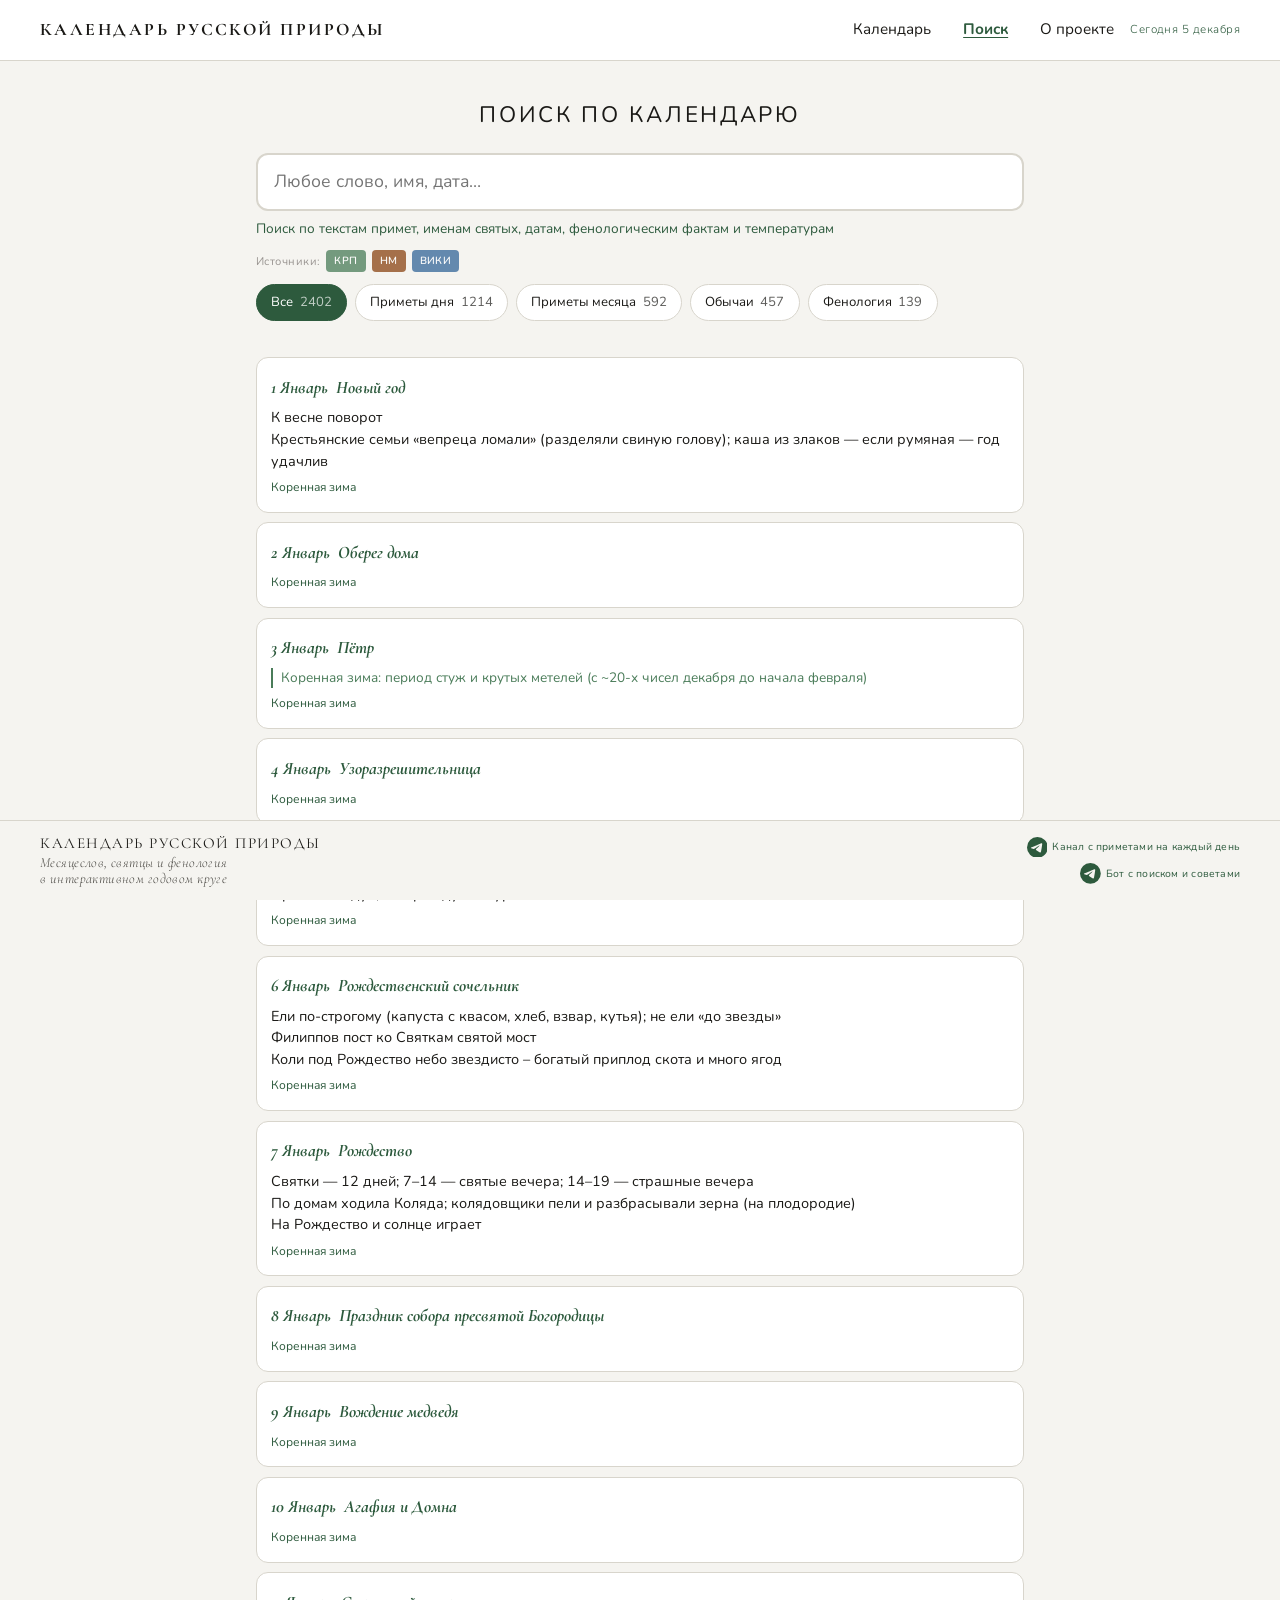
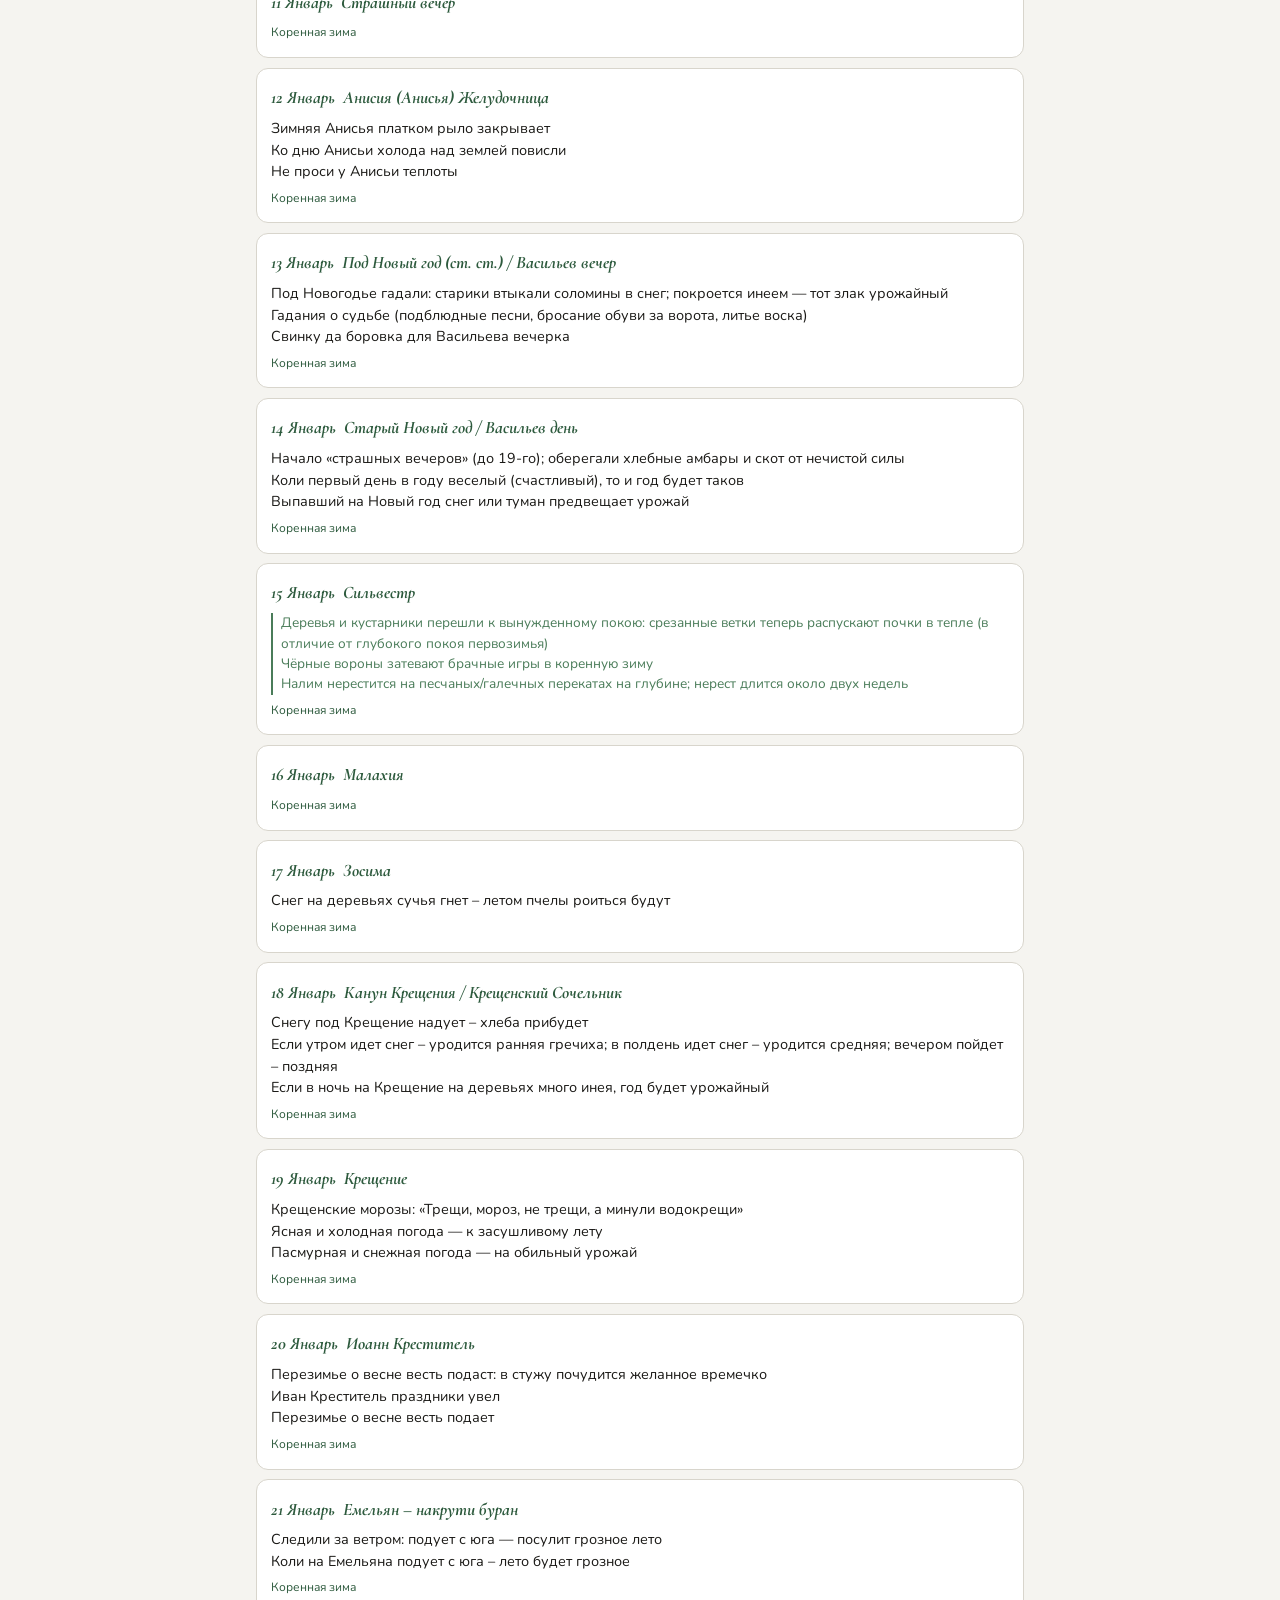
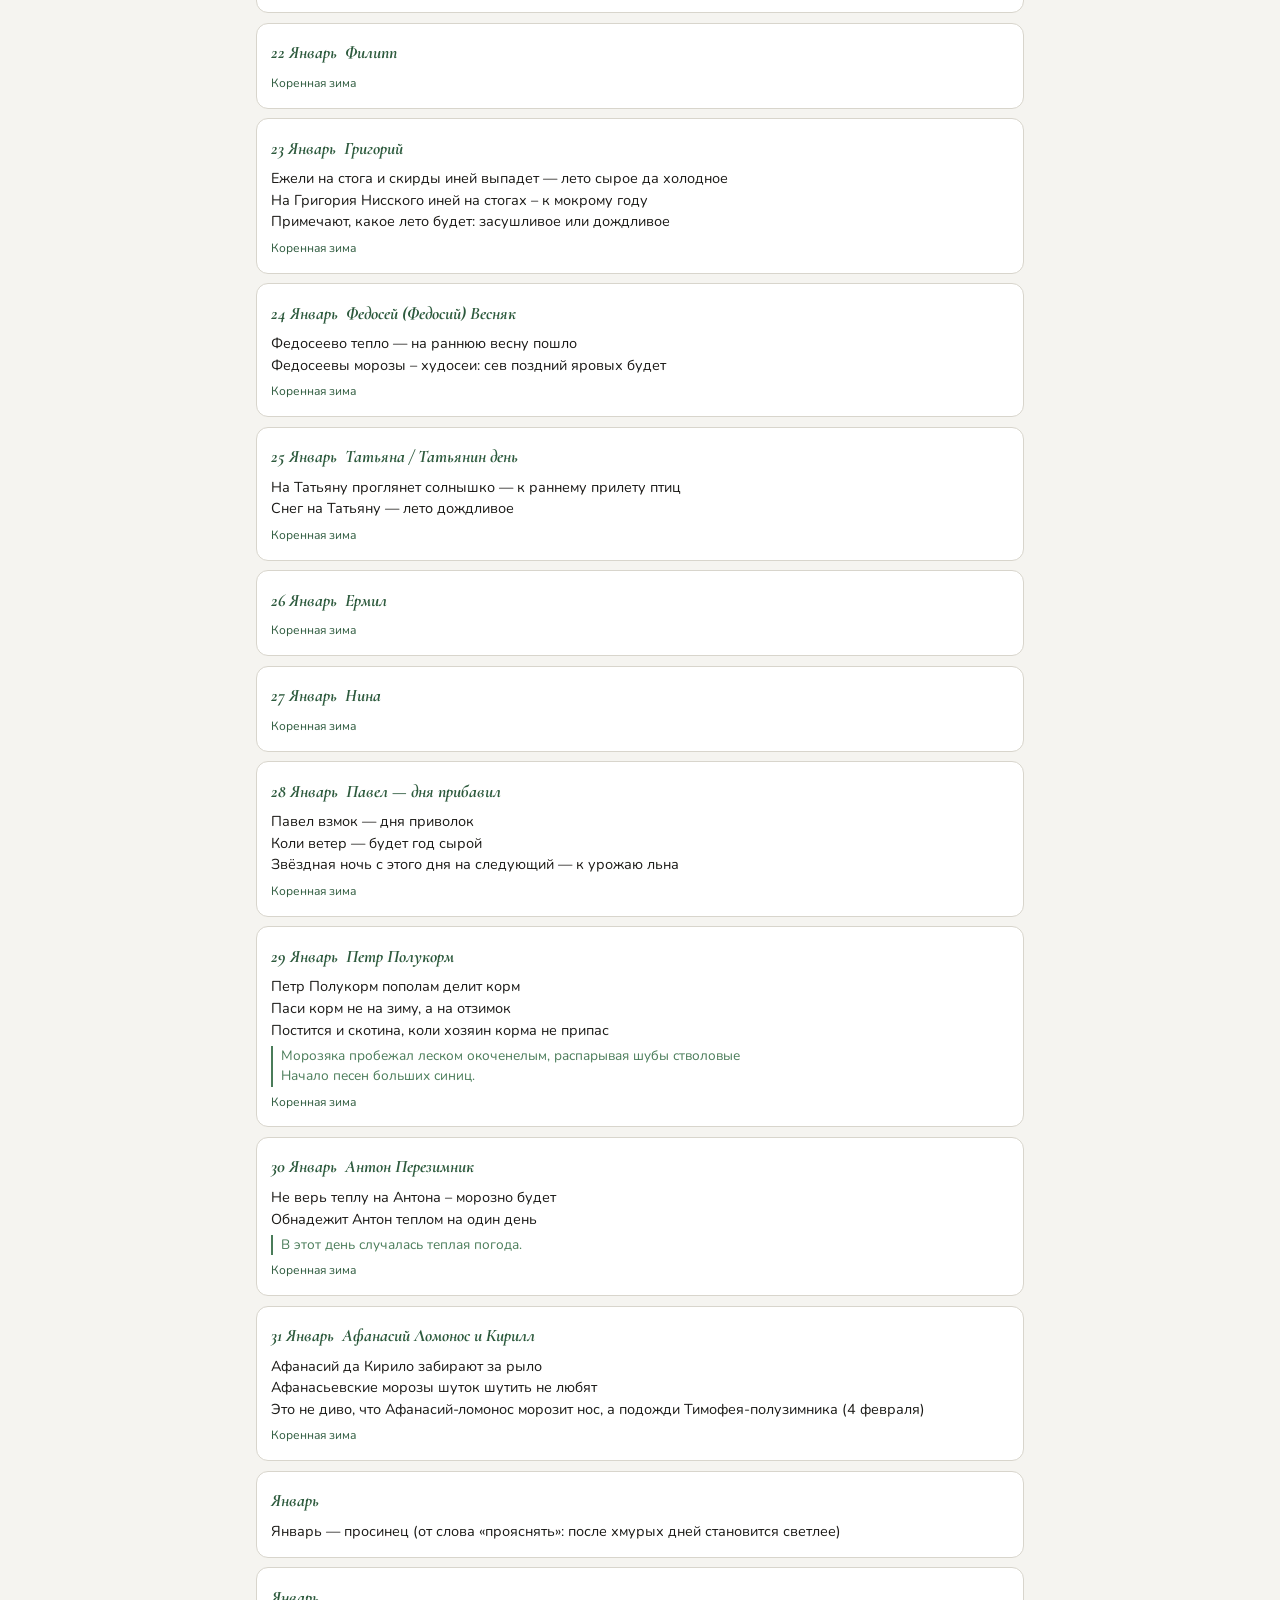
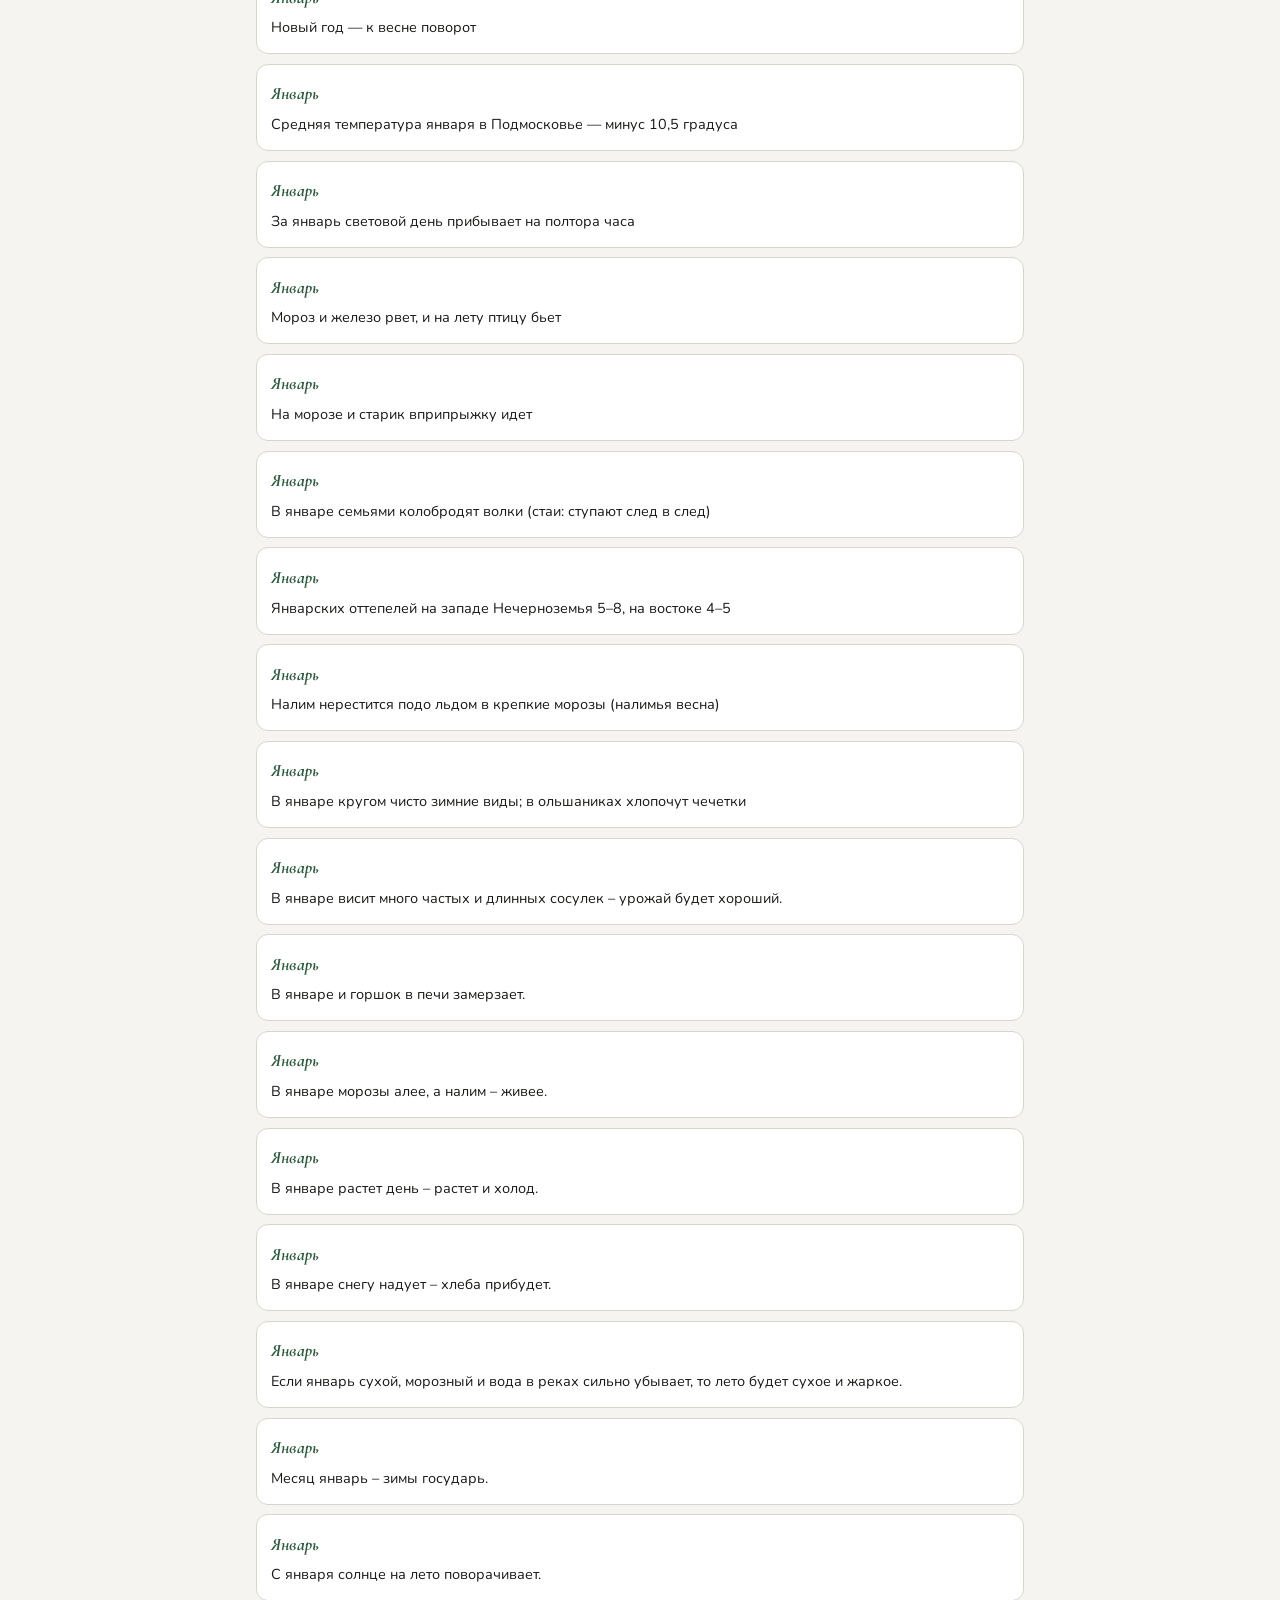
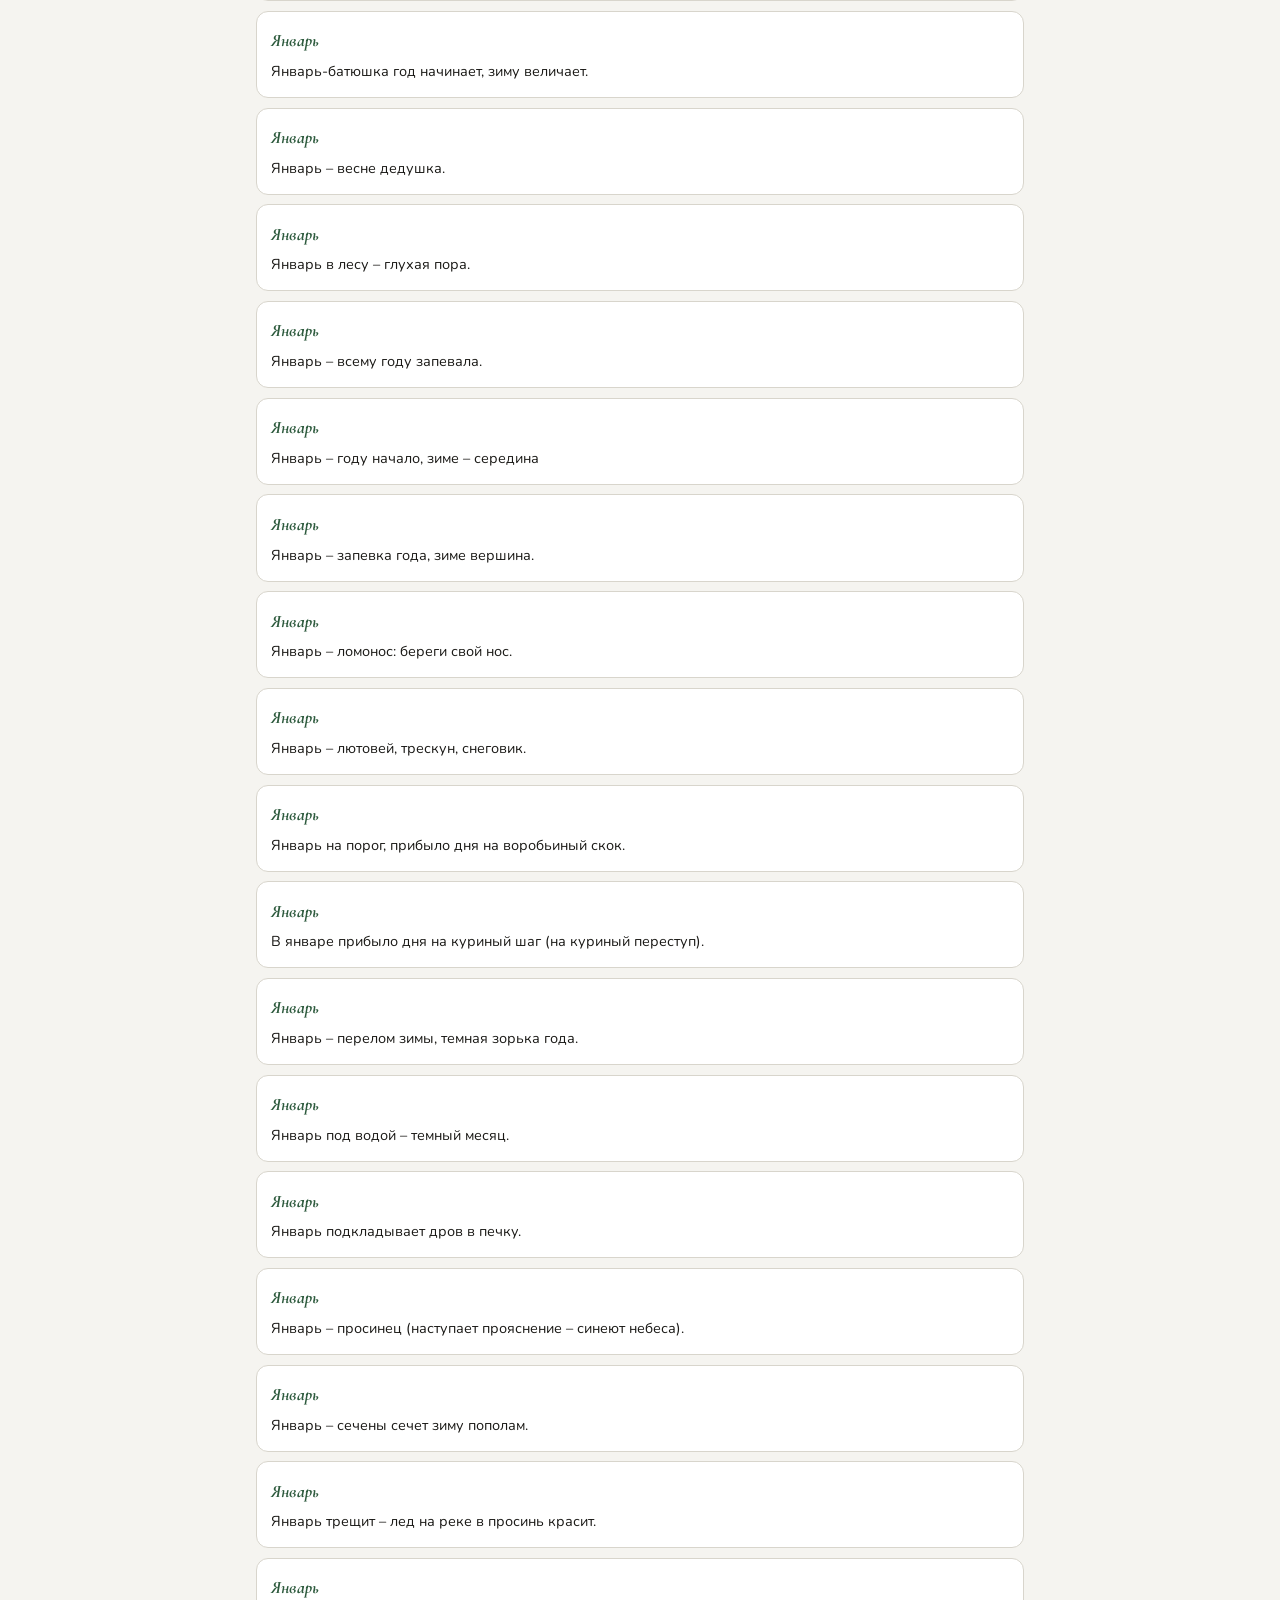
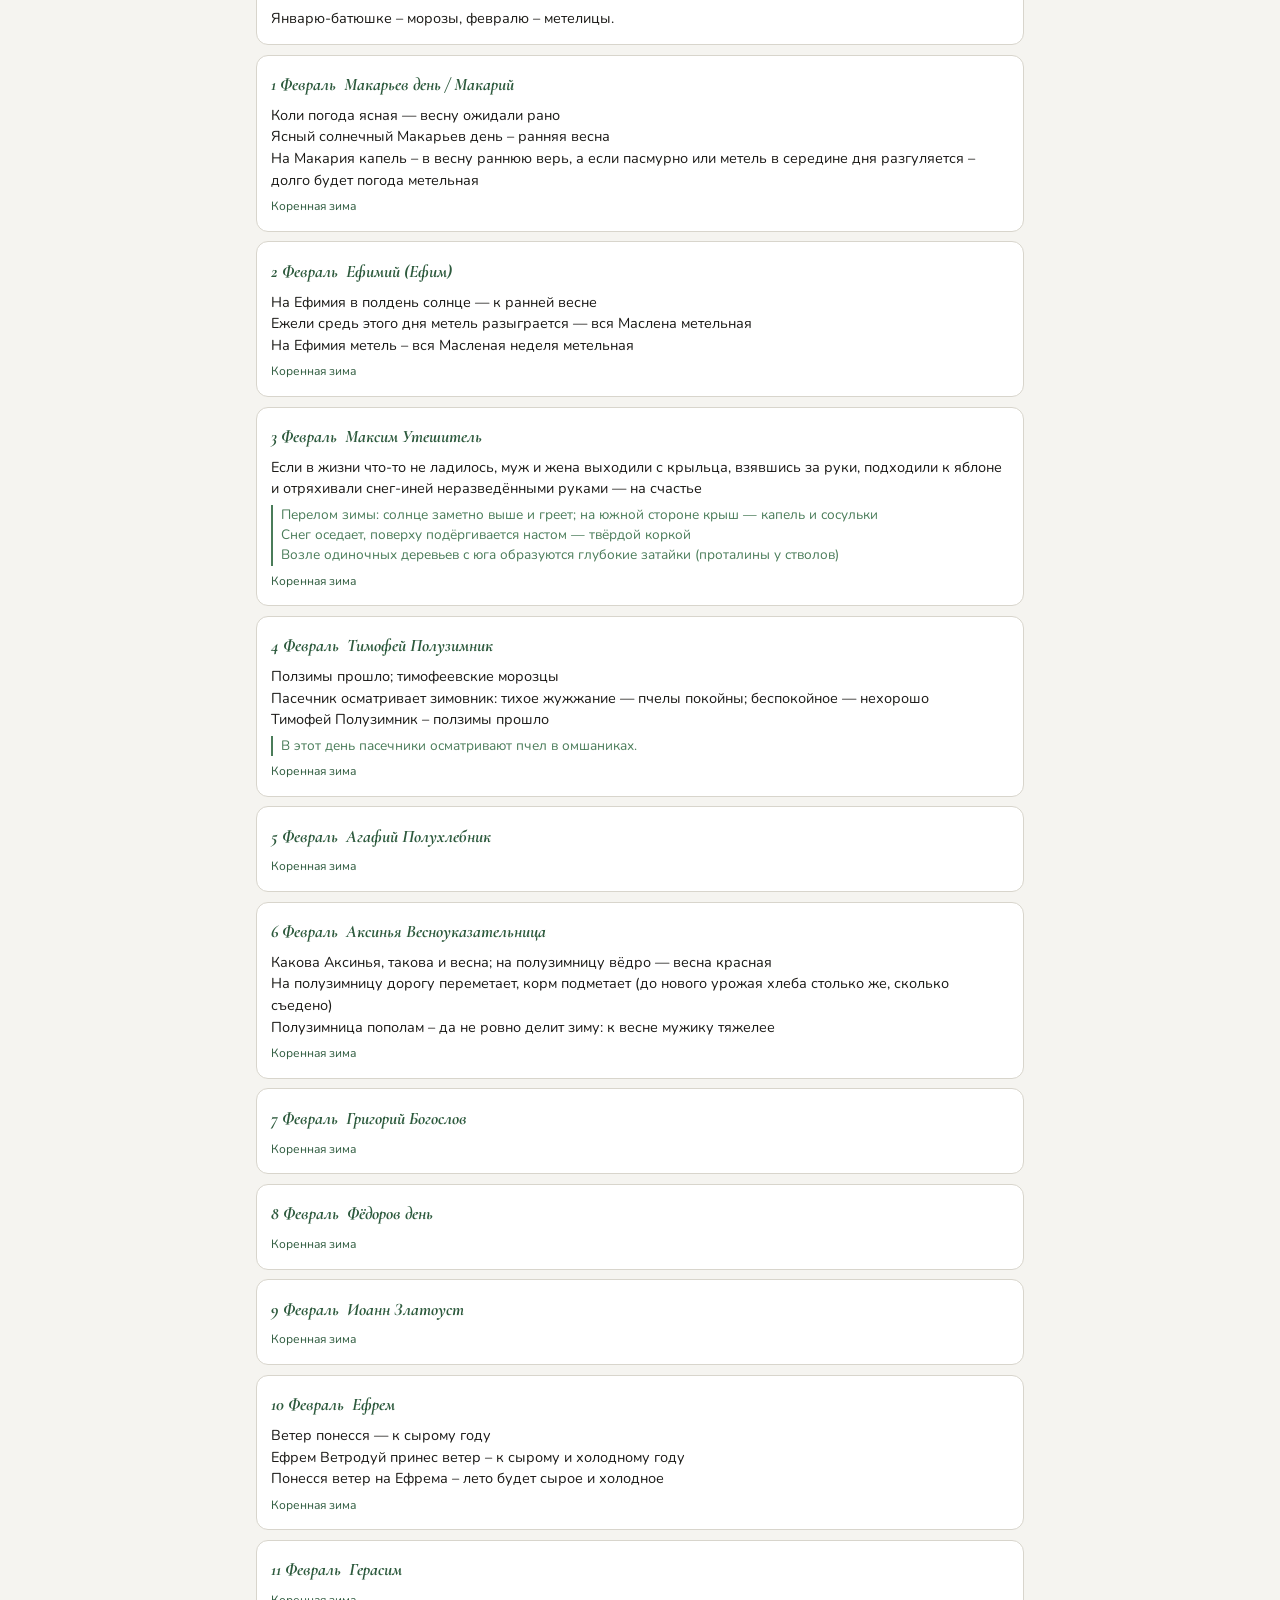
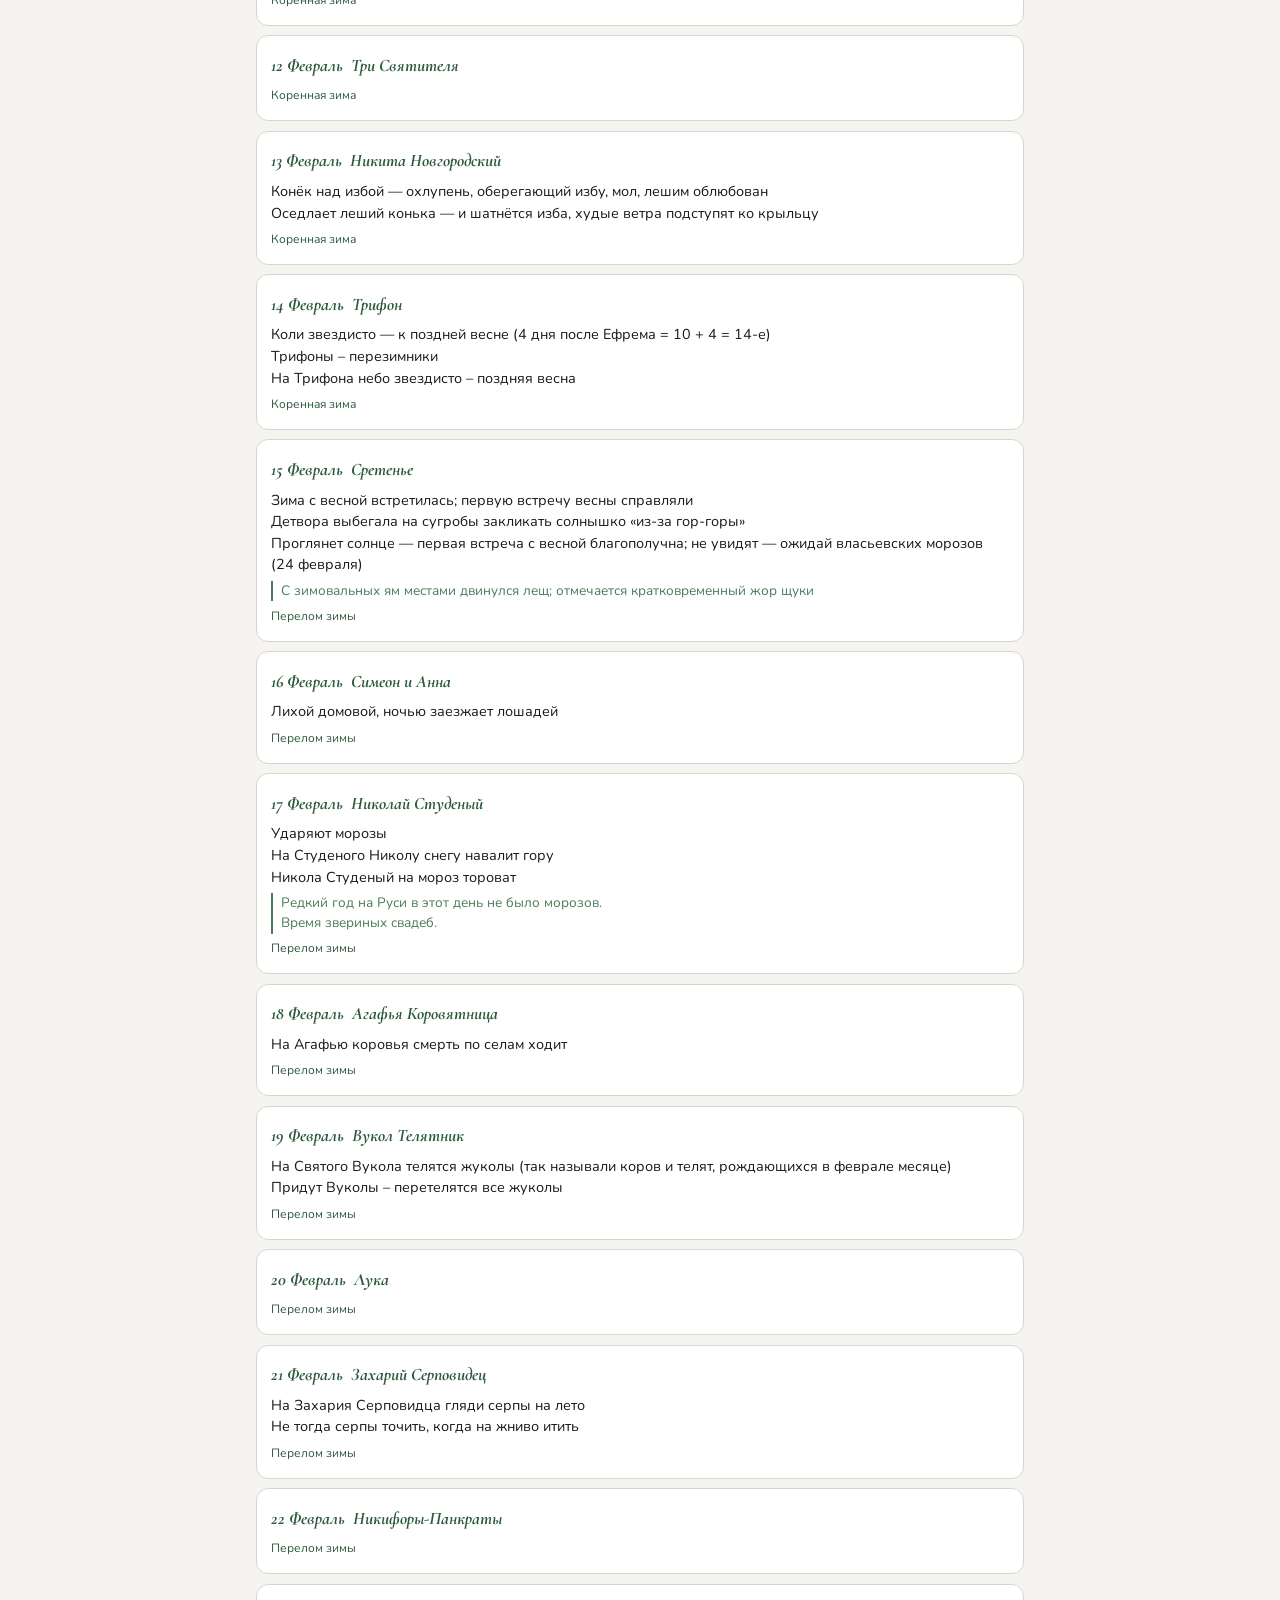
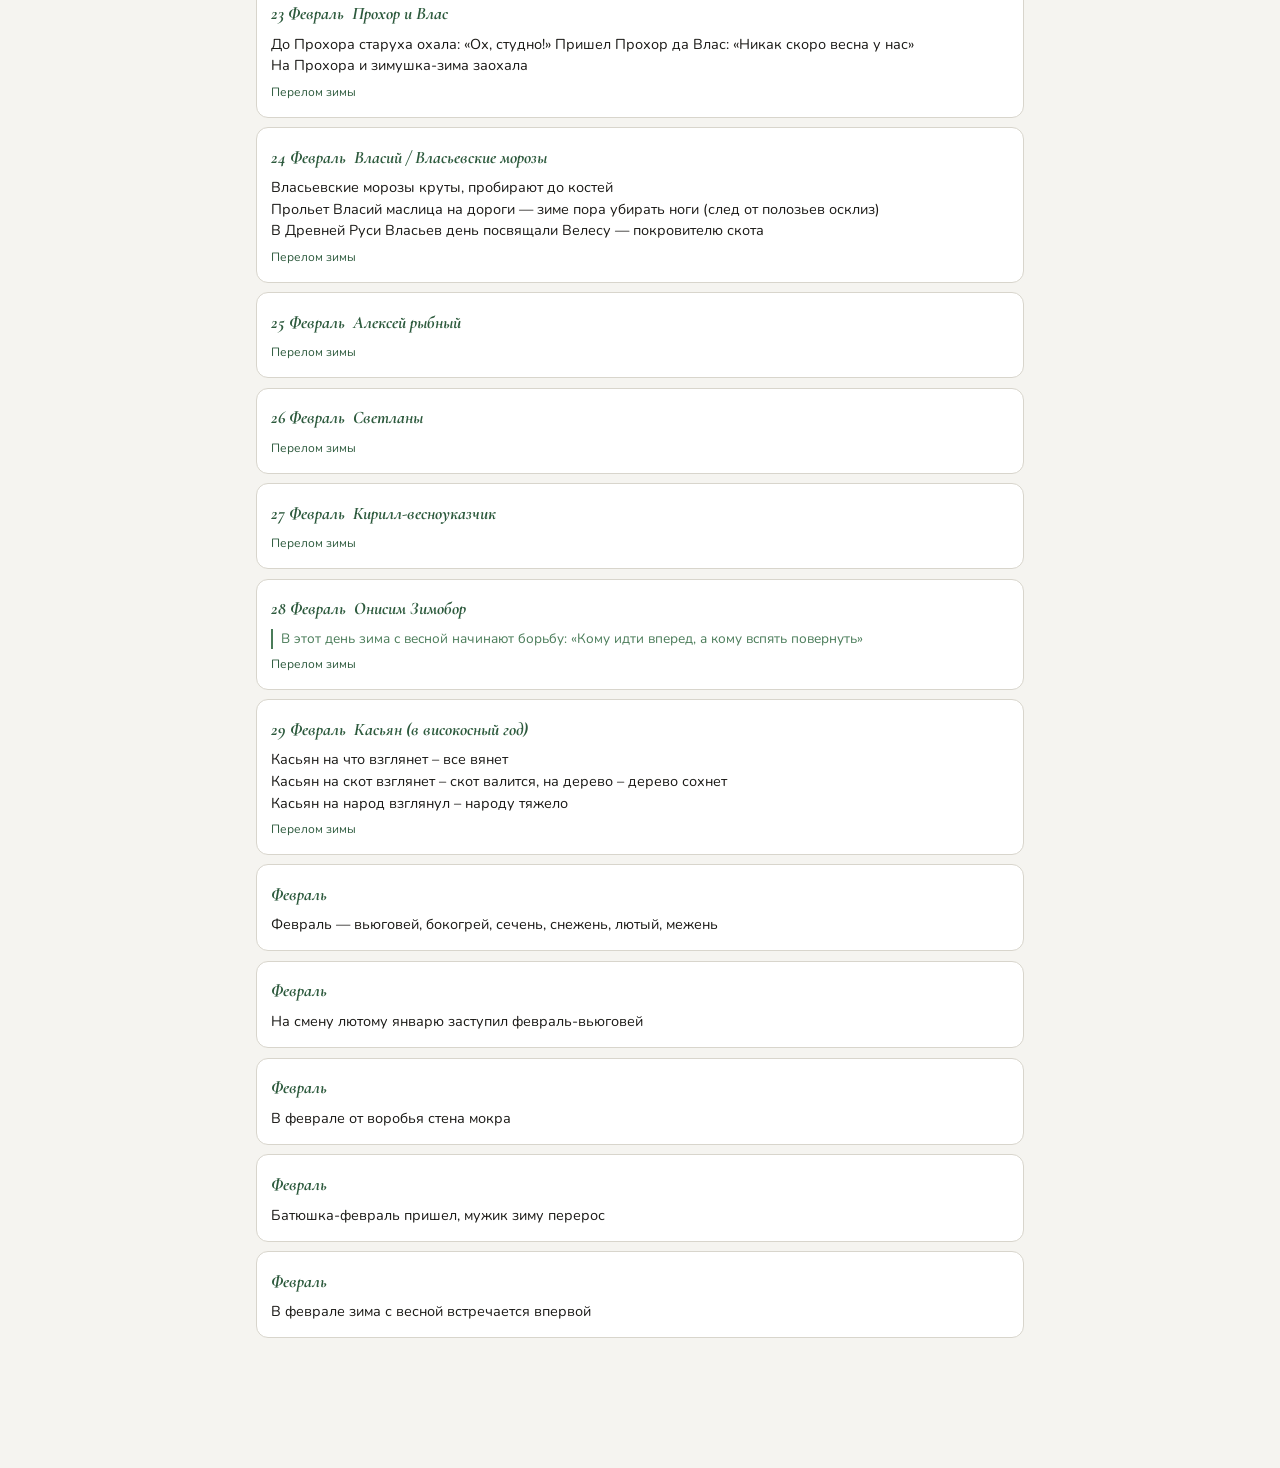
<file: search.html>
<!DOCTYPE html>
<html lang="ru">
<head>
  <meta charset="UTF-8">
  <meta name="viewport" content="width=device-width, initial-scale=1.0">
  <link rel="icon" type="image/x-icon" href="favicon.ico">
  <link rel="icon" type="image/png" sizes="48x48" href="favicon-48x48.png">
  <link rel="icon" type="image/png" sizes="32x32" href="favicon-32x32.png">
  <link rel="apple-touch-icon" href="apple-touch-icon.png">
  <link rel="manifest" href="site.webmanifest">
  <title>Поиск — Календарь русской природы</title>

  <!-- SEO -->
  <meta name="description" content="Поиск по народному месяцеслову и крестьянскому календарю — приметы, имена святых, даты, фенологические наблюдения. 445 примет, 102 фенологических записи.">
  <link rel="canonical" href="https://rusnaturecalendar.ru/search.html">

  <!-- Open Graph -->
  <meta property="og:type" content="website">
  <meta property="og:locale" content="ru_RU">
  <meta property="og:site_name" content="Календарь русской природы">
  <meta property="og:title" content="Поиск — Календарь русской природы">
  <meta property="og:description" content="Поиск по народному месяцеслову и крестьянскому календарю — приметы, имена святых, даты, фенологические наблюдения. 445 примет, 102 фенологических записи.">
  <meta property="og:url" content="https://rusnaturecalendar.ru/search.html">
  <meta property="og:image" content="https://rusnaturecalendar.ru/og-image.jpg">
  <meta property="og:image:width" content="1200">
  <meta property="og:image:height" content="630">

  <!-- JSON-LD -->
  <script type="application/ld+json">
  {
    "@context": "https://schema.org",
    "@type": "WebPage",
    "name": "Поиск по Календарю русской природы",
    "url": "https://rusnaturecalendar.ru/search.html",
    "description": "Поиск по народным приметам, именам святых, фенологическим записям",
    "inLanguage": "ru"
  }
  </script>

  <!-- Яндекс.Метрика -->
  <script type="text/javascript">
     (function(m,e,t,r,i,k,a){m[i]=m[i]||function(){(m[i].a=m[i].a||[]).push(arguments)};
     m[i].l=1*new Date();
     for (var j = 0; j < document.scripts.length; j++) {if (document.scripts[j].src === r) { return; }}
     k=e.createElement(t),a=e.getElementsByTagName(t)[0],k.async=1,k.src=r,a.parentNode.insertBefore(k,a)})
     (window, document, "script", "https://mc.yandex.ru/metrika/tag.js", "ym");
     ym(108205088, "init", { clickmap:true, trackLinks:true, accurateTrackBounce:true });
  </script>
  <noscript><div><img src="https://mc.yandex.ru/watch/108205088" style="position:absolute; left:-9999px;" alt="" /></div></noscript>

  <link rel="stylesheet" href="css/variables.css?v=24">
  <link rel="stylesheet" href="css/layout.css?v=25">
  <link rel="stylesheet" href="css/sidebar.css?v=24">
  <link rel="stylesheet" href="css/sources.css?v=24">
  <style>
    /* Search-specific styles */
    .search-wrapper { max-width: 800px; margin: 0 auto; padding: 0 var(--space-md) 1rem; }
    .search-sticky {
      position: sticky;
      top: 0;
      z-index: 20;
      background-color: var(--color-bg);
      padding-top: 1rem;
      padding-bottom: 0.5rem;
    }
    .page-title { font-family: var(--font-body); font-size: clamp(1.1rem, 2.5vw, 1.4rem); font-weight: 400; text-transform: uppercase; letter-spacing: 0.12em; }
    #stats-block {
      display: flex; gap: 0.5rem; overflow-x: auto; padding: 0.5rem 0; margin-bottom: 0.25rem;
      -webkit-overflow-scrolling: touch; scrollbar-width: none;
    }
    #stats-block::-webkit-scrollbar { display: none; }
    .filter-btn {
      flex-shrink: 0; padding: 0.4rem 0.9rem; border-radius: 999px;
      border: 1.5px solid var(--color-border); background: var(--color-panel-bg);
      font-family: var(--font-ui); font-size: 0.82rem; cursor: pointer;
      color: var(--color-text); white-space: nowrap; transition: all 0.2s;
      min-height: 36px;
    }
    .filter-btn.active {
      background: var(--color-accent); color: white; border-color: var(--color-accent);
    }
    .filter-btn .filter-count { opacity: 0.7; margin-left: 0.2rem; }
    #results-count { font-size: 0.9rem; color: var(--color-accent); margin-bottom: 0.75rem; display: none; }
    .search-footer {
      position: sticky; bottom: 0;
      background: var(--bg, #f5f4f0);
      border-top: 1px solid var(--divider, #d8d5cc);
      padding: 12px var(--space-md, 16px);
      font-family: var(--font-ui);
      font-size: 0.8rem;
      color: var(--ink2, #4a4843);
      text-align: center;
    }
    .search-footer .footer-inner { max-width: 800px; margin-inline: auto; flex-direction: column; align-items: center; gap: 0; }
    .search-footer p { margin: 0; line-height: 1.5; }
    #search-input {
      width: 100%; padding: 0.75rem 1rem; font-size: 1.1rem;
      font-family: var(--font-body); border: 2px solid var(--color-border);
      border-radius: var(--radius); background: var(--color-panel-bg);
      color: var(--color-text); box-sizing: border-box;
      transition: border-color 0.2s;
    }
    #search-input:focus { border-color: var(--color-accent); outline: none; }
    .search-hint { font-size: 0.85rem; color: var(--color-accent); margin-top: 0.4rem; }
    #results { margin-top: 1rem; }
    .result-card {
      padding: 0.9rem; border: 1px solid var(--color-border);
      border-radius: var(--radius); margin-bottom: 0.6rem;
      background: var(--color-panel-bg); cursor: pointer;
      transition: box-shadow 0.2s;
    }
    .result-card:hover, .result-card:focus { box-shadow: 0 2px 12px rgba(0,0,0,0.1); outline: none; }
    .result-card-header { display: flex; gap: 0.5rem; align-items: baseline; margin-bottom: 0.3rem; }
    .result-date { font-family: var(--font-heading); font-style: italic; font-weight: 700; font-size: 1.1rem; color: var(--color-accent); }
    .result-saint { font-family: var(--font-heading); font-style: italic; font-weight: 700; font-size: 1.1rem; color: var(--color-accent); }
    .result-alias-hint { font-size: 0.8rem; color: #888; font-style: italic; margin-left: 0.3rem; }
    .result-alias-hint::before { content: '('; }
    .result-alias-hint::after { content: ')'; }
    .result-alias-hint mark { background: #ffe082; padding: 0 2px; border-radius: 2px; }
    .result-omen { font-size: 0.9rem; line-height: 1.5; }
    .result-omen mark { background: #ffe082; padding: 0 2px; border-radius: 2px; }
    .result-phenology { font-size: 0.85rem; line-height: 1.5; color: #4a7c59; }
    .result-phenology mark { background: #c8e6c9; padding: 0 2px; border-radius: 2px; }
    .result-phenology-list { padding-left: 0.5rem; border-left: 2px solid #4a7c59; margin-top: 0.3rem; }
    .result-tradition { font-size: 0.85rem; line-height: 1.5; color: #7a6548; }
    .result-tradition mark { background: #f0e6d2; padding: 0 2px; border-radius: 2px; }
    .result-traditions-list { padding-left: 0.5rem; border-left: 2px solid #7a6548; margin-top: 0.3rem; }
    .result-subseason { font-size: 0.75rem; color: var(--color-accent); margin-top: 0.3rem; }
    #results-count { font-size: 0.9rem; color: var(--color-accent); margin-bottom: 0.75rem; }
    #no-results { text-align: center; padding: 3rem 1rem; color: var(--color-accent); font-family: var(--font-heading); }
  </style>
</head>
<body>

  <header class="site-header">
    <div class="site-header-inner">
      <div class="index-header-brand">
        <a href="index.html" class="index-header-title">Календарь русской природы</a>
      </div>
      <div class="header-right">
        <nav class="site-nav" aria-label="Навигация">
          <a href="index.html" class="nav-link">Календарь</a>
          <a href="search.html" class="nav-link active-nav-link">Поиск</a>
          <a href="about.html" class="nav-link">О проекте</a>
        </nav>
        <span class="index-header-today" id="header-today"></span>
      </div>
    </div>
  </header>

  <nav class="mobile-nav" aria-label="Мобильная навигация">
    <a href="index.html" class="mobile-nav-link">
      <span class="nav-icon">🗓</span><span class="nav-label">Календарь</span>
    </a>
    <a href="search.html" class="mobile-nav-link active-nav-link" aria-current="page">
      <span class="nav-icon">🔍</span><span class="nav-label">Поиск</span>
    </a>
    <a href="about.html" class="mobile-nav-link">
      <span class="nav-icon">ℹ️</span><span class="nav-label">О проекте</span>
    </a>
  </nav>

  <main>
    <div class="search-wrapper">
      <div class="search-sticky">
        <h1 class="page-title">Поиск по календарю</h1>
        <input type="search" id="search-input"
               placeholder="Любое слово, имя, дата…"
               autocomplete="off" autocorrect="off" spellcheck="false">
        <p class="search-hint">Поиск по текстам примет, именам святых, датам, фенологическим фактам и температурам</p>

        <div id="sources-panel" class="sources-panel"></div>
        <div id="stats-block" role="group" aria-label="Фильтр по типу записи">
          <button class="filter-btn active" data-filter="all">Все <span class="filter-count" id="count-total"></span></button>
          <button class="filter-btn" data-filter="omens">Приметы дня <span class="filter-count" id="count-omens"></span></button>
          <button class="filter-btn" data-filter="general">Приметы месяца <span class="filter-count" id="count-general"></span></button>
          <button class="filter-btn" data-filter="traditions">Обычаи <span class="filter-count" id="count-traditions"></span></button>
          <button class="filter-btn" data-filter="phenology">Фенология <span class="filter-count" id="count-phenology"></span></button>
        </div>
        <div id="results-count"></div>
      </div>
      <div id="results" aria-live="polite" aria-atomic="false"></div>
    </div>
  </main>

  <footer>
    <div class="footer-inner">
      <div class="footer-left">
        <span class="footer-title">Календарь русской природы</span>
        <span class="footer-subtitle">Месяцеслов, святцы и фенология</span>
        <span class="footer-subtitle">в интерактивном годовом круге</span>
      </div>
      <div class="footer-right">
        <a href="https://t.me/rusnature_calendar" class="footer-tg-link" target="_blank" rel="noopener" title="Канал в Telegram">
          <svg class="footer-tg-icon" viewBox="0 0 24 24"><path d="M11.944 0A12 12 0 0 0 0 12a12 12 0 0 0 12 12 12 12 0 0 0 12-12A12 12 0 0 0 12 0a12 12 0 0 0-.056 0zm4.962 7.224c.1-.002.321.023.465.14a.506.506 0 0 1 .171.325c.016.093.036.306.02.472-.18 1.898-.962 6.502-1.36 8.627-.168.9-.499 1.201-.82 1.23-.696.065-1.225-.46-1.9-.902-1.056-.693-1.653-1.124-2.678-1.8-1.185-.78-.417-1.21.258-1.91.177-.184 3.247-2.977 3.307-3.23.007-.032.014-.15-.056-.212s-.174-.041-.249-.024c-.106.024-1.793 1.14-5.061 3.345-.48.33-.913.49-1.302.48-.428-.008-1.252-.241-1.865-.44-.752-.245-1.349-.374-1.297-.789.027-.216.325-.437.893-.663 3.498-1.524 5.83-2.529 6.998-3.014 3.332-1.386 4.025-1.627 4.476-1.635z"/></svg>
          <span class="footer-tg-label">Канал с приметами на каждый день</span>
        </a>
        <a href="https://t.me/rusnature_calendar_bot" class="footer-tg-link" target="_blank" rel="noopener" title="Бот в Telegram">
          <svg class="footer-tg-icon" viewBox="0 0 24 24"><path d="M11.944 0A12 12 0 0 0 0 12a12 12 0 0 0 12 12 12 12 0 0 0 12-12A12 12 0 0 0 12 0a12 12 0 0 0-.056 0zm4.962 7.224c.1-.002.321.023.465.14a.506.506 0 0 1 .171.325c.016.093.036.306.02.472-.18 1.898-.962 6.502-1.36 8.627-.168.9-.499 1.201-.82 1.23-.696.065-1.225-.46-1.9-.902-1.056-.693-1.653-1.124-2.678-1.8-1.185-.78-.417-1.21.258-1.91.177-.184 3.247-2.977 3.307-3.23.007-.032.014-.15-.056-.212s-.174-.041-.249-.024c-.106.024-1.793 1.14-5.061 3.345-.48.33-.913.49-1.302.48-.428-.008-1.252-.241-1.865-.44-.752-.245-1.349-.374-1.297-.789.027-.216.325-.437.893-.663 3.498-1.524 5.83-2.529 6.998-3.014 3.332-1.386 4.025-1.627 4.476-1.635z"/></svg>
          <span class="footer-tg-label">Бот с поиском и советами</span>
        </a>
      </div>
    </div>
  </footer>

  <script type="module" src="js/search.js?v=24"></script>
  <script>
    (function() {
      const el = document.getElementById('header-today');
      if (el) {
        const now = new Date();
        const months = ['января','февраля','марта','апреля','мая','июня',
                        'июля','августа','сентября','октября','ноября','декабря'];
        el.textContent = 'Сегодня ' + now.getDate() + ' ' + months[now.getMonth()];
      }
    })();
  </script>
</body>
</html>
</file>
<file: css/variables.css>
/* ============================================================
   variables.css — CSS custom properties
   Календарь русской природы
   ============================================================ */

:root {

  /* ── Core palette ── */
  --color-bg:        #f5f4f0;
  --color-panel-bg:  #ffffff;
  --color-border:    #d8d5cc;
  --color-text:      #1a1916;
  --color-text2:     #4a4843;
  --color-accent:    #2d5a3d;   /* лесной зелёный */
  --color-accent2:   #8b3a2a;   /* терракот */

  /* ── Season base colors (used by JS wheel) ── */
  --color-winter: #2563a0;
  --color-spring: #4caf50;
  --color-summer: #e65100;
  --color-autumn: #f57f17;

  /* ── Sub-season filter button colors (14 sub-seasons) ──
     Named by Russian folk calendar order.
     Each hue is a subtle tint derived from its parent season.
  ── */

  /* Winter sub-seasons */
  --color-ss-glubokazima:    #b8cfe0;   /* глубокая зима — deep icy blue   */
  --color-ss-predvesenie:    #c5d8e8;   /* предвесенье — pale thaw blue    */

  /* Spring sub-seasons */
  --color-ss-rannyayavesna:  #a8c99a;   /* ранняя весна — light bud green  */
  --color-ss-raznovesenye:   #7db86c;   /* разновесенье — mid spring green */
  --color-ss-predletye:      #a2c478;   /* предлетье — yellow-green        */

  /* Summer sub-seasons */
  --color-ss-ranneeletye:    #e0c048;   /* раннее лето — bright gold       */
  --color-ss-raznoletye:     #d4a832;   /* разнолетье — warm amber gold    */
  --color-ss-spadsvetye:     #c89020;   /* спад цветенья — deep gold       */
  --color-ss-predosenya:     #d4a050;   /* предосенье — tawny gold         */

  /* Autumn sub-seasons */
  --color-ss-rannayaosen:    #d4884a;   /* ранняя осень — amber            */
  --color-ss-zolotyayaosen:  #c2703a;   /* золотая осень — copper          */
  --color-ss-glubokayaosen:  #a8582a;   /* глубокая осень — deep russet    */
  --color-ss-predzetyme:     #8c6858;   /* предзимье — dusty taupe         */
  --color-ss-pervozimye:     #9ab4c8;   /* первозимье — pale frost blue    */

  /* ── Highlight ── */
  --color-highlight-bg: #fff8e1;

  /* ── Temperature indicator colors ── */
  --color-temp-cold: #2563a0;
  --color-temp-warm: #e65100;

  /* ── Typography ── */
  --font-heading: 'Cormorant Garamond', Georgia, serif;
  --font-body:    'Nunito', system-ui, sans-serif;
  --font-ui:      'Nunito', system-ui, sans-serif;

  /* ── Spacing scale ── */
  --space-xs:  0.25rem;   /*  4px */
  --space-sm:  0.5rem;    /*  8px */
  --space-md:  1rem;      /* 16px */
  --space-lg:  1.5rem;    /* 24px */
  --space-xl:  2.5rem;    /* 40px */

  /* ── Layout ── */
  --panel-width: min(420px, 100vw);
  --nav-height:  56px;
  --radius:      12px;
}
</file>
<file: css/layout.css>
/* ============================================================
   layout.css — shared layout, typography, nav, footer
   Календарь русской природы
   ============================================================ */

/* ── Google Fonts ── */
@import url('https://fonts.googleapis.com/css2?family=Cormorant+Garamond:ital,wght@0,300;0,400;1,300;1,600;1,700&family=Nunito:wght@300;400;600&display=swap');

/* ── CSS reset ── */
*,
*::before,
*::after {
  box-sizing: border-box;
  margin: 0;
  padding: 0;
}

html {
  font-size: 100%;   /* respect user browser preference */
  scroll-behavior: smooth;
  -webkit-text-size-adjust: 100%;
}

img,
svg,
video {
  display: block;
  max-width: 100%;
}

ul,
ol {
  list-style: none;
}

a {
  color: inherit;
  text-decoration: none;
}

button {
  font: inherit;
  cursor: pointer;
  border: none;
  background: none;
}

input,
textarea,
select {
  font: inherit;
}

/* ── Base ── */
body {
  background-color: var(--color-bg);
  color: var(--color-text);
  font-family: var(--font-body);
  line-height: 1.7;
  display: flex;
  flex-direction: column;
  min-height: 100dvh;
}

/* ── Headings ── */
h1,
h2,
h3,
h4,
h5,
h6 {
  font-family: var(--font-heading);
  line-height: 1.25;
  color: var(--color-text);
}

h1 { font-size: clamp(1.375rem, 4vw, 2.25rem); font-weight: 300; letter-spacing: 0.12em; }
h2 { font-size: clamp(1.25rem, 3vw, 1.75rem); font-weight: 600; }
h3 { font-size: clamp(1.05rem, 2.5vw, 1.375rem); font-weight: 600; }

/* ── Page title (about / search) ── */
.page-title {
  font-family: var(--font-heading);
  font-size: clamp(1.75rem, 5vw, 2.75rem);
  font-weight: 700;
  text-align: center;
  margin-bottom: var(--space-lg);
  color: var(--color-text);
}

/* ── Desktop header ── */
header {
  background-color: var(--color-panel-bg);
  border-bottom: 1px solid var(--color-border);
  position: sticky;
  top: 0;
  z-index: 80;
}

.site-header-inner {
  display: flex;
  align-items: center;
  justify-content: space-between;
  width: 100%;
  max-width: 1200px;
  margin-inline: auto;
  padding: var(--space-sm) 0;
  min-height: var(--nav-height);
}

.site-logo {
  font-family: var(--font-heading);
  font-size: 1.2rem;
  font-weight: 700;
  color: var(--color-accent);
  text-decoration: none;
  white-space: nowrap;
}

/* Desktop nav */
.site-nav {
  display: flex;
  gap: var(--space-md);
  align-items: center;
}

.site-nav a {
  font-family: var(--font-ui);
  font-size: 0.95rem;
  color: var(--color-text);
  text-decoration: none;
  padding: var(--space-xs) var(--space-sm);
  border-radius: 6px;
  transition: background-color 0.15s, color 0.15s;
  white-space: nowrap;
  min-height: 44px;
  display: inline-flex;
  align-items: center;
}

.site-nav a:hover {
  background-color: var(--color-border);
  color: var(--color-text);
}

.site-nav a.active-nav-link {
  font-weight: 700;
  color: var(--color-accent);
  text-decoration: underline;
  text-underline-offset: 3px;
}

/* ── Mobile bottom nav ── */
.mobile-nav {
  display: none;   /* hidden on desktop, shown below */
}

/* ── main content area ── */
main {
  padding: var(--space-lg) var(--space-md);
  flex: 1;
}

/* ── Index page: full-screen flex column ── */
:root {
  --header-index-height: 52px;
  --footer-index-height: 80px;
}

.index-page {
  display: flex;
  flex-direction: column;
  height: 100dvh;
  overflow: hidden;
  overscroll-behavior: none;
}

/* Compact header for index page */
.index-page .site-header {
  display: flex;
  height: var(--header-index-height);
  padding: 0 var(--space-md);
  align-items: center;
  justify-content: space-between;
  flex-shrink: 0;
}

/* Index header: title block on the left */
.index-header-brand {
  display: flex;
  align-items: center;
}

.index-header-title {
  font-family: var(--font-heading);
  font-size: clamp(0.85rem, 2vw, 1.1rem);
  font-weight: 700;
  letter-spacing: 0.14em;
  text-transform: uppercase;
  color: var(--color-text);
  line-height: 1.1;
  white-space: nowrap;
  text-decoration: none;
}

/* Right side of header: nav + today date */
.header-right {
  display: flex;
  align-items: center;
  gap: var(--space-sm);
}

.index-header-today {
  font-family: var(--font-ui);
  font-size: 0.72rem;
  font-weight: 300;
  letter-spacing: 0.04em;
  color: var(--color-accent);
  line-height: 1;
  white-space: nowrap;
}

/* ── Page layout: flex row (wheel + panel) ── */
.index-page #page-layout {
  display: flex;
  flex-direction: row;
  flex: 1;
  min-height: 0;
  overflow: hidden;
}

/* Index page main: flex child, centers the wheel */
.index-page main {
  flex: 1;
  min-height: 0;
  padding: 0 var(--space-sm);
  display: flex;
  align-items: center;
  justify-content: center;
  overflow: hidden;
  transition: flex 0.38s cubic-bezier(0.4, 0, 0.2, 1);
}

/* Compact footer for index page — fixed height instead of min-height */
.index-page footer {
  height: var(--footer-index-height);
  min-height: auto;
}

/* Inner container mirrors .site-header-inner (max-width: 1200px centred) */
.footer-inner {
  display: flex;
  align-items: center;
  justify-content: space-between;
  width: 100%;
  max-width: 1200px;
  margin-inline: auto;
}

.footer-left {
  display: flex;
  flex-direction: column;
  gap: 0;
  text-align: left;
}

/* Line 1: Cormorant Garamond caps regular */
.footer-title {
  font-family: var(--font-heading);
  font-size: clamp(0.78rem, 1.4vw, 0.95rem);
  font-weight: 400;
  text-transform: uppercase;
  letter-spacing: 0.1em;
  color: var(--color-text);
  line-height: 1.2;
  margin-bottom: 3px;
}

/* Lines 2–3: Cormorant Garamond italic (like subseason labels) — tight, one phrase */
.footer-subtitle {
  font-family: var(--font-heading);
  font-style: italic;
  font-weight: 300;
  font-size: clamp(0.72rem, 1.2vw, 0.88rem);
  letter-spacing: 0.03em;
  color: var(--color-text2);
  line-height: 1.15;
}

/* Right: Telegram links */
.footer-right {
  display: flex;
  flex-direction: column;
  align-items: flex-end;
  gap: 6px;
}

.footer-tg-link {
  display: flex;
  align-items: center;
  gap: 5px;
  color: var(--color-accent);
  text-decoration: none;
  transition: opacity 0.2s;
}
.footer-tg-link:hover { opacity: 0.7; }

.footer-tg-icon {
  width: 1.3em;
  height: 1.3em;
  fill: currentColor;
}

.footer-tg-label {
  font-family: var(--font-ui);
  font-size: 0.65rem;
  font-weight: 400;
  letter-spacing: 0.02em;
}

/* Hint overlay above the wheel */
.wheel-hint {
  position: absolute;
  bottom: 12px;
  left: 50%;
  transform: translateX(-50%);
  background: rgba(45, 90, 61, 0.88);
  color: #fff;
  font-family: var(--font-ui);
  font-size: 0.75rem;
  font-weight: 400;
  padding: 8px 18px;
  border-radius: 20px;
  letter-spacing: 0.06em;
  text-transform: uppercase;
  white-space: nowrap;
  pointer-events: none;
  z-index: 5;
  opacity: 1;
  transition: opacity 0.6s ease;
}
.wheel-hint.hidden {
  opacity: 0;
}

@media (max-width: 480px) {
  .footer-title    { font-size: 0.6rem; }
  .footer-subtitle { font-size: 0.58rem; }
  .footer-tg-label { font-size: 0.55rem; }
  .wheel-hint      { font-size: 0.65rem; padding: 6px 14px; bottom: 8px; }
}

/* ── Footer ── */
footer {
  padding: 0 var(--space-md);
  flex-shrink: 0;
  border-top: 1px solid var(--color-border);
  display: flex;
  align-items: stretch;
  min-height: 80px;
  position: sticky;
  bottom: 0;
  background-color: var(--color-bg);
  z-index: 10;
}

/* ── Active nav link ── */
.active-nav-link {
  font-weight: 700;
  color: var(--color-accent);
  text-decoration: underline;
  text-underline-offset: 3px;
}

/* ══════════════════════════════════════════
   RESPONSIVE: Mobile (<768px)
══════════════════════════════════════════ */
@media (max-width: 767px) {

  /* Taller header variable for wheel size calculation */
  :root {
    --header-index-height: 78px;
  }

  /* Bottom nav removed — navigation lives in the header */
  .mobile-nav {
    display: none !important;
  }

  /* Header: expand to 2 lines on all pages (including index) */
  .site-header,
  .index-page .site-header {
    display: flex;
    height: auto;
    min-height: var(--header-index-height);
    flex-direction: column;
    align-items: flex-start;
    padding: 6px var(--space-md);
    gap: 2px;
    justify-content: center;
  }

  /* Header inner: stack brand on top, nav+date below */
  .site-header-inner {
    flex-direction: column;
    align-items: flex-start;
    gap: 2px;
    padding: 0;
    min-height: auto;
  }

  .index-header-brand {
    width: 100%;
  }

  .index-header-title {
    font-size: 0.8rem;
    letter-spacing: 0.1em;
    white-space: normal;
  }

  /* Nav + date side by side on second line */
  .header-right {
    width: 100%;
    justify-content: space-between;
  }

  .site-nav {
    gap: 6px;
  }

  .site-nav a {
    font-size: 0.82rem;
    padding: 4px 6px;
    min-height: 36px;
  }

  .index-header-today {
    font-size: 0.68rem;
  }
}

/* ══════════════════════════════════════════
   RESPONSIVE: Extra small (<390px)
══════════════════════════════════════════ */
@media (max-width: 390px) {
  .index-header-title {
    font-size: 0.75rem;
    letter-spacing: 0.08em;
  }

  .site-nav a {
    font-size: 0.75rem;
    padding: 4px 3px;
  }
}
</file>
<file: css/wheel.css>
/* ============================================================
   wheel.css — SVG calendar wheel animations and styles
   Календарь русской природы
   ============================================================ */

/* ── Remove tap highlight on mobile (WebKit/Safari) ── */
#wheel-svg,
#wheel-svg * {
  -webkit-tap-highlight-color: transparent;
}

/* ── Wheel container ── */
#wheel-container {
  position: relative;
  /* Size always by height (equinox axis). On portrait screens wheel clips horizontally. */
  flex: 0 0 auto;
  width: calc(100dvh - var(--header-index-height) - var(--footer-index-height));
  aspect-ratio: 1;
  display: flex;
  align-items: center;
  justify-content: center;
  cursor: default;
  touch-action: none;
  overflow: hidden;  /* clip SVG slice overflow on landscape */
}

/* Landscape (≥3:2): month ring fills height, equinox labels cropped */
@media (min-aspect-ratio: 3/2) {
  #wheel-container {
    width: auto;
    height: calc(100dvh - var(--header-index-height) - var(--footer-index-height));
    aspect-ratio: 464 / 300;
  }
}

/* ── SVG element: scales via viewBox, never fixed px ── */
/* (base rule merged into zoom rule below) */

/* ── Rotation group ── */
/* SVG transform attribute is set by spin.js — no CSS override */

/* ── Spin: fade labels and disable hover during rotation ── */
.wheel-spinning .month-label,
.wheel-spinning .subseason-label,
.wheel-spinning .season-label,
.wheel-spinning .season-date-label,
.wheel-spinning .season-duration-label,
.wheel-spinning .axis-label {
  opacity: 0.55;
  transition: opacity 0.3s ease-out;
}
.wheel-spinning .month-arc,
.wheel-spinning .subseason-arc,
.wheel-spinning .season-arc {
  pointer-events: none;
}

/* ── Label fade-in after rotation stops ── */
.month-label,
.subseason-label,
.season-label,
.season-date-label,
.season-duration-label,
.axis-label {
  transition: opacity 0.3s ease-in;
}

/* ── Play/pause button (centered over wheel's ГОД circle) ── */
/* R_GOD_CIRCLE = 12 in SVG coords (diameter 24). viewBox is 464 wide.
   Button size as % of container = 24/464 ≈ 5.17% */
#spin-toggle {
  position: absolute;
  top: 50%;
  left: 50%;
  transform: translate(-50%, -50%);
  /* Match the ГОД circle diameter */
  width: 5.2%;
  height: 0;
  padding-bottom: 5.2%; /* square via padding trick */
  border-radius: 50%;
  border: none;
  background: transparent;
  cursor: pointer;
  z-index: 10;
  transition: background-color 0.15s;
  -webkit-tap-highlight-color: transparent;
}
#spin-toggle:hover {
  background: rgba(42,34,32,0.06);
}
#spin-toggle svg {
  position: absolute;
  top: 50%;
  left: 50%;
  transform: translate(-50%, -50%);
  width: 40%;
  height: 40%;
  fill: rgba(42,34,32,0.85);
  filter: drop-shadow(0 0 2px rgba(255,255,255,0.9));
  transition: fill 0.15s, filter 0.15s;
}
#spin-toggle:hover svg {
  fill: rgba(42,34,32,1);
}

/* ── Month arc segments ── */
.month-arc {
  cursor: pointer;
  transition: fill 0.2s ease, filter 0.2s ease, stroke 0.15s ease, stroke-width 0.15s ease;
}

/*
 * ДЕМО: 6 вариантов hover — по 2 месяца на каждый:
 * А: янв(1), фев(2)  — осветление
 * Б: мар(3), апр(4)  — затемнение
 * В: май(5), июн(6)  — белая обводка
 * Г: июл(7), авг(8)  — гало
 * Д: сен(9), окт(10) — без цвета → hover красит
 * Е: ноя(11), дек(12)— пастель → hover полный цвет
 */

/* Вариант А — Осветление + насыщение (янв, фев) */
[data-month="1"]:hover,  [data-month="2"]:hover,
[data-month="1"]:focus-visible, [data-month="2"]:focus-visible {
  filter: brightness(1.22) saturate(1.2) drop-shadow(0 0 6px rgba(0,0,0,0.18));
}

/* Вариант Б — Затемнение (мар, апр) */
[data-month="3"]:hover,  [data-month="4"]:hover,
[data-month="3"]:focus-visible, [data-month="4"]:focus-visible {
  filter: brightness(0.72) drop-shadow(0 0 6px rgba(0,0,0,0.2));
}

/* Вариант В — Белая обводка (май, июн) */
[data-month="5"]:hover,  [data-month="6"]:hover,
[data-month="5"]:focus-visible, [data-month="6"]:focus-visible {
  stroke: white;
  stroke-width: 2.5;
  filter: drop-shadow(0 0 5px rgba(0,0,0,0.2));
}

/* Вариант Г — Гало (июл, авг) */
[data-month="7"]:hover,  [data-month="8"]:hover,
[data-month="7"]:focus-visible, [data-month="8"]:focus-visible {
  filter: brightness(1.1) drop-shadow(0 0 12px rgba(255,255,255,0.7)) drop-shadow(0 0 5px rgba(0,0,0,0.15));
}

/* Вариант Д — Без цвета → hover красит (сен, окт) */
[data-month="9"],  [data-month="10"]  { fill: #f5f4f0; }
[data-month="9"]:hover,  [data-month="10"]:hover,
[data-month="9"]:focus-visible, [data-month="10"]:focus-visible {
  fill: var(--month-color);
  filter: drop-shadow(0 0 6px rgba(0,0,0,0.18));
}

/* Вариант Е — Пастель → hover полный цвет (ноя, дек) */
[data-month="11"], [data-month="12"] { fill: var(--pastel-color); }
[data-month="11"]:hover, [data-month="12"]:hover,
[data-month="11"]:focus-visible, [data-month="12"]:focus-visible {
  fill: var(--month-color);
  filter: drop-shadow(0 0 6px rgba(0,0,0,0.18));
}

/* Active (current) month — white outline + brightness boost */
.month-arc.active {
  stroke: #ffffff;
  stroke-width: 4;
  filter: brightness(1.25) saturate(1.4) drop-shadow(0 0 6px rgba(255,255,255,0.6));
}

/* ── Sub-season arcs (inner ring) ── */
.subseason-arc {
  fill: #f5f4f0;
  cursor: pointer;
  transition: fill 0.2s ease, filter 0.2s ease;
}

.subseason-arc:hover,
.subseason-arc:focus-visible {
  fill: var(--hover-fill);
  filter: drop-shadow(0 0 5px rgba(0, 0, 0, 0.20));
}

/* ── Day tick marks ── */
.day-tick {
  pointer-events: none;
}

/* Current day tick highlight */
.day-tick.today {
  stroke: var(--color-accent);
  stroke-width: 3;
}

/* ── Today dot: pulsing indicator ── */
.today-dot {
  animation: pulse 2s ease-in-out infinite;
  transform-origin: center;
  transform-box: fill-box;
  pointer-events: none;
}

@keyframes pulse {
  0%   { transform: scale(1);   opacity: 1;   }
  50%  { transform: scale(1.5); opacity: 0.5; }
  100% { transform: scale(1);   opacity: 1;   }
}

/* ── Temperature labels on wheel ── */
.temp-label {
  /* fill is set via inline style in wheel.js using tempToColor() */
  pointer-events: none;
  font-family: var(--font-ui);
}

/* ── Month name labels on wheel ── */
.month-label {
  pointer-events: none;
  font-family: var(--font-heading);
  fill: var(--color-text);
  dominant-baseline: middle;
  text-anchor: middle;
}

/* ── Season labels ── */
.season-label {
  pointer-events: none;
  font-family: var(--font-heading);
  font-weight: 600;
  fill: var(--color-text);
  dominant-baseline: middle;
  text-anchor: middle;
}

/* ── Center date display (current date shown in hub) ── */
#wheel-center-text {
  pointer-events: none;
  font-family: var(--font-heading);
  fill: var(--color-text);
  text-anchor: middle;
  dominant-baseline: middle;
}

/* ── Season arcs (center ring) ── */
.season-arc {
  fill: #f5f4f0;
  cursor: pointer;
  transition: fill 0.2s ease, filter 0.2s ease, stroke-width 0.2s ease;
}

/* Вариант А — сезонная заливка (единый стиль для всех 4 сезонов) */
[data-season="winter"]:hover,
[data-season="winter"]:focus-visible {
  fill: hsl(215, 55%, 88%);
  filter: drop-shadow(0 0 5px rgba(100, 140, 200, 0.45));
}

[data-season="spring"]:hover,
[data-season="spring"]:focus-visible {
  fill: hsl(110, 42%, 86%);
  filter: drop-shadow(0 0 5px rgba(80, 170, 80, 0.40));
}

[data-season="summer"]:hover,
[data-season="summer"]:focus-visible {
  fill: hsl(50, 55%, 84%);
  filter: drop-shadow(0 0 5px rgba(200, 170, 60, 0.40));
}

[data-season="autumn"]:hover,
[data-season="autumn"]:focus-visible {
  fill: hsl(28, 50%, 84%);
  filter: drop-shadow(0 0 5px rgba(190, 110, 50, 0.40));
}

/* ── Selected state (сектор с открытым сайдбаром) ── */

/* Подсезоны */
.subseason-arc.selected {
  fill: var(--hover-fill);
  filter: drop-shadow(0 0 5px rgba(0, 0, 0, 0.18));
}

/* Сезоны */
[data-season="winter"].selected { fill: hsl(215, 55%, 88%); filter: drop-shadow(0 0 5px rgba(100,140,200,0.45)); }
[data-season="spring"].selected { fill: hsl(110, 42%, 86%); filter: drop-shadow(0 0 5px rgba(80,170,80,0.40)); }
[data-season="summer"].selected { fill: hsl(50,  55%, 84%); filter: drop-shadow(0 0 5px rgba(200,170,60,0.40)); }
[data-season="autumn"].selected { fill: hsl(28,  50%, 84%); filter: drop-shadow(0 0 5px rgba(190,110,50,0.40)); }

/* Месяцы — fallback для index.html (demo с 6 вариантами) */
.month-arc.selected {
  opacity: 0.85;
  filter: drop-shadow(0 0 8px rgba(0, 0, 0, 0.25));
}

/* ── Remove default browser outline on click ── */
.month-arc:focus:not(:focus-visible),
.subseason-arc:focus:not(:focus-visible),
.season-arc:focus:not(:focus-visible) {
  outline: none;
}

/* ── Keep visible focus ring for keyboard navigation ── */
.month-arc:focus-visible,
.subseason-arc:focus-visible,
.season-arc:focus-visible {
  outline: 2px solid var(--color-accent);
  outline-offset: 2px;
}

/* ── SVG zoom via scroll ── */
#wheel-svg {
  width: 100%;
  height: 100%;
  display: block;
  overflow: visible;
  transform-origin: center center;
  transition: transform 0.1s ease-out;
  user-select: none;
  -webkit-user-select: none;
}

/* ── Season separators and phenological labels ── */
.season-separator {
  pointer-events: none;
}

.season-date-label {
  pointer-events: none;
  font-family: var(--font-heading);
  fill: var(--color-text);
}

.season-duration-label {
  pointer-events: none;
  font-family: var(--font-heading);
  fill: var(--color-text2);
}

/* ── Center labels ── */
.center-label {
  pointer-events: none;
  font-family: var(--font-heading);
  font-weight: 700;
  fill: var(--color-text);
  text-anchor: middle;
}

.center-sublabel {
  pointer-events: none;
  font-family: var(--font-heading);
  font-style: italic;
  fill: var(--color-text2);
  text-anchor: middle;
}

/* ── Subseason metadata (start date + duration) ── */
.subseason-meta {
  pointer-events: none;
  font-family: var(--font-heading);
  fill: var(--color-text2);
}

/* ── Axes ── */
.axis-line {
  pointer-events: none;
  stroke: var(--color-text);
  stroke-dasharray: 4,4;
  stroke-width: 0.8;
  opacity: 0.30;
}

.axis-label {
  pointer-events: none;
  font-family: var(--font-heading);
  font-style: italic;
  fill: var(--color-text2);
}

/* ── Event ring (saint-day labels) ── */
.event-label {
  pointer-events: none;
  font-family: var(--font-heading);
  fill: var(--color-text);
  opacity: 0.78;
}

/* ── Isotherm (temperature) ring ── */
.isotherm-circle {
  pointer-events: none;
  fill: none;
  stroke: var(--color-text);
  stroke-dasharray: 2,5;
  stroke-width: 0.5;
  opacity: 0.28;
}

.isotherm-label {
  pointer-events: none;
  font-family: var(--font-ui);
  fill: var(--color-text2);
  font-size: 6.5px;
}

.temp-curve {
  pointer-events: none;
}

/* Mobile wheel-container override removed:
   unified formula always sizes by height (equinox axis).
   On portrait screens horizontal overflow is clipped by
   overflow:hidden on .index-page / #page-layout / main. */
</file>
<file: css/sidebar.css>
/* ============================================================
   sidebar.css — detail panel (right drawer / bottom sheet)
   Календарь русской природы
   ============================================================ */

/* ── Overlay ── */
#overlay {
  position: fixed;
  inset: 0;
  background: rgba(0, 0, 0, 0.4);
  opacity: 0;
  pointer-events: none;
  transition: opacity 0.3s ease;
  z-index: 90;
}

#overlay.visible {
  opacity: 1;
  pointer-events: all;
}

/* ── Detail panel (shared base) ── */
#detail-panel {
  position: fixed;
  background: var(--color-panel-bg);
  overflow-y: auto;
  z-index: 100;
  transition: transform 0.35s cubic-bezier(0.4, 0, 0.2, 1);
}

/* ── Desktop: inline flex panel (50% split) ── */
@media (min-width: 768px) {
  #detail-panel {
    /* Override shared base styles */
    position: static;   /* not fixed! */
    top: auto;
    right: auto;
    bottom: auto;
    /* Flex child — collapsed */
    flex: 0 0 0;
    width: 0;
    min-width: 0;
    max-height: none;
    border-radius: 0;
    transform: none !important;
    overflow: hidden;
    box-shadow: none;
    border-left: 0px solid var(--color-border);
    transition: flex 0.38s cubic-bezier(0.4, 0, 0.2, 1),
                width 0.38s cubic-bezier(0.4, 0, 0.2, 1),
                border-left-width 0.38s ease,
                box-shadow 0.38s ease;
  }

  #detail-panel.open {
    flex: 0 0 50%;
    width: 50%;
    overflow-y: auto;
    box-shadow: -4px 0 24px rgba(0, 0, 0, 0.10);
    border-left-width: 1px;
    transform: none !important;
  }

  /* Override HTML [hidden] attribute so panel participates in flex layout */
  #detail-panel[hidden] {
    display: block;
  }

  /* Overlay not needed on desktop (panel is inline) */
  #overlay {
    display: none !important;
  }
}

/* ── Mobile: bottom sheet ── */
@media (max-width: 767px) {
  #detail-panel {
    left: 0;
    right: 0;
    bottom: 0;
    height: 80vh;
    border-radius: 16px 16px 0 0;
    transform: translateY(100%);
  }

  #detail-panel.open {
    transform: translateY(0);
  }

}

/* ── Panel header ── */
#panel-header {
  position: sticky;
  top: 0;
  background: var(--color-panel-bg);
  padding: var(--space-md) var(--space-lg);
  border-bottom: 1px solid var(--color-border);
  z-index: 10;
  /* Reserve space for close button */
  padding-right: calc(var(--space-lg) + 2rem);
}

/* ── Close button ── */
#panel-close {
  position: absolute;
  top: var(--space-md);
  right: var(--space-md);
  font-size: 1.5rem;
  line-height: 1;
  cursor: pointer;
  border: none;
  background: transparent;
  color: var(--color-text);
  /* Minimum tap target */
  width: 2.75rem;
  height: 2.75rem;
  display: flex;
  align-items: center;
  justify-content: center;
  border-radius: 50%;
  transition: background-color 0.15s;
  -webkit-tap-highlight-color: transparent;
}

#panel-close:hover {
  background-color: var(--color-border);
}

#panel-close:focus-visible {
  outline: 2px solid var(--color-accent);
  outline-offset: 2px;
}

/* ── Panel title and subtitle ── */
#panel-title {
  font-family: var(--font-heading);
  font-size: clamp(1.3rem, 3.5vw, 1.75rem);
  font-weight: 700;
  color: var(--color-text);
  line-height: 1.2;
  margin-bottom: var(--space-xs);
  text-transform: uppercase;
  letter-spacing: 0.1em;
}

#panel-subtitle {
  font-family: var(--font-heading);
  font-style: italic;
  font-weight: 700;
  font-size: 1.1rem;
  color: var(--color-accent);
  line-height: 1.4;
}

/* ── Panel body (scroll area) ── */
#panel-body {
  padding: var(--space-md) var(--space-lg);
}

/* ── Sub-season section header ── */
.subseason-header {
  background: var(--color-bg);
  padding: var(--space-xs) var(--space-md);
  margin: var(--space-md) calc(-1 * var(--space-lg)) var(--space-sm);
  font-family: var(--font-heading);
  font-size: 0.75rem;
  font-weight: 600;
  text-transform: uppercase;
  letter-spacing: 0.1em;
  color: var(--color-accent);
  border-top: 1px solid var(--color-border);
  border-bottom: 1px solid var(--color-border);
}

/* ── Day entry row ── */
.day-entry {
  display: flex;
  flex-direction: column;
  align-items: flex-start;
  gap: var(--space-sm);
  padding: var(--space-sm) 0;
  border-bottom: 1px solid var(--color-border);
}

.day-entry:last-child {
  border-bottom: none;
}

/* ── Day number ── */
.day-number {
  font-family: var(--font-heading);
  font-style: italic;
  font-weight: 700;
  font-size: 1.1rem;
  color: var(--color-accent);
  line-height: 1.4;
  white-space: nowrap;
  min-width: 2rem;
  flex-shrink: 0;
}

/* ── Saint name ── */
.saint-name {
  font-family: var(--font-heading);
  font-style: italic;
  font-weight: 700;
  color: var(--color-accent);
  font-size: 1.1rem;
  margin-bottom: var(--space-xs);
  line-height: 1.4;
}

/* ── Full saint name (in parentheses, gray) ── */
.saint-fullname {
  font-family: var(--font-heading);
  font-size: 1.1rem;
  color: #888;
  font-style: italic;
  font-weight: 400;
  margin-left: 0.3rem;
  line-height: 1.4;
}

/* ── Old-style date reference (юлианский календарь) ── */
.day-old-style {
  font-family: var(--font-heading);
  font-style: italic;
  font-weight: 400;
  color: #888;
  font-size: 0.85rem;
  line-height: 1.4;
  white-space: nowrap;
  margin-left: 0.1rem;
}

/* ── Omens / народные приметы ── */
.omens-list {
  margin-left: 1rem;
  list-style: disc;
  padding: 0;
}

.omens-list li {
  margin-bottom: 0.25rem;
  line-height: 1.6;
  font-size: 0.9rem;
}

/* ── Nature notes / phenology ── */
.phenology-label {
  font-size: 0.75rem;
  font-weight: 600;
  text-transform: uppercase;
  letter-spacing: 0.05em;
  color: #4a7c59;
  margin-top: 0.5rem;
  margin-bottom: 0.25rem;
}

.phenology-list {
  margin-left: 1rem;
  list-style: none;
  padding: 0;
}

.phenology-list li {
  margin-bottom: 0.25rem;
  line-height: 1.6;
  font-size: 0.85rem;
  color: var(--color-text);
  display: flex;
  align-items: baseline;
  gap: 0.35rem;
}

.phenology-list li::before {
  content: "\1F33F";
  flex-shrink: 0;
  font-size: 0.7rem;
  line-height: 1.6;
}

/* ── Temperature display ── */
.temp-display {
  display: inline-flex;
  align-items: center;
  gap: var(--space-xs);
  font-family: var(--font-ui);
  font-size: 0.85rem;
  margin-top: var(--space-xs);
}

.temp-cold {
  color: var(--color-temp-cold);
  font-weight: 700;
}

.temp-warm {
  color: var(--color-temp-warm);
  font-weight: 700;
}

/* ── "No data" message ── */
.no-data-msg {
  text-align: center;
  color: var(--color-accent);
  padding: var(--space-xl) var(--space-md);
  font-family: var(--font-ui);
  font-size: 0.9rem;
  opacity: 0.75;
}

/* ── Sub-season description text ── */
.subseason-desc {
  font-size: 0.88rem;
  color: var(--color-accent);
  line-height: 1.5;
  padding: 0 1.25rem 0.75rem;
}

/* ── Day entry header row (number + saint name) ── */
/* Highlight from search */
.detail-panel mark { background: #ffe082; padding: 0 2px; border-radius: 2px; }

.day-entry-header {
  display: flex;
  gap: 0.75rem;
  align-items: baseline;
  margin-bottom: 0.4rem;
}

/* ── Highlighted day (from URL ?day= param) ── */
.day-entry.highlighted {
  background: var(--color-highlight-bg);
  border-left: 3px solid var(--color-accent);
}
</file>
<file: css/demo.css>
/* ══════════════════════════════════════════════════════════
   demo.css — тумблер цветовой схемы (3 позиции)
   Подключается после wheel.css.
   body (без классов)    → ч/б
   body.scheme-color     → пастель (месяцы окрашены)
   body.scheme-full      → цвет (все сектора окрашены)
   ══════════════════════════════════════════════════════════ */

/* ── Тумблер — фиксирован в верхнем левом углу ── */

.scheme-toggle-wrap {
  position: fixed;
  top: calc(var(--header-index-height) + 10px);
  left: max(var(--space-md), calc((100vw - 1200px) / 2));
  z-index: 1000;
  display: flex;
  align-items: center;
  gap: 7px;
  background: rgba(245, 244, 240, 0.92);
  border: 1px solid rgba(42, 34, 32, 0.18);
  border-radius: 20px;
  padding: 5px 12px;
  backdrop-filter: blur(4px);
}

.scheme-label {
  font-family: var(--font-body, sans-serif);
  font-size: 0.75rem;
  color: rgba(42, 34, 32, 0.45);
  letter-spacing: 0.04em;
  transition: color 0.2s, font-weight 0.2s;
  user-select: none;
  white-space: nowrap;
}

.scheme-label.active {
  color: rgba(42, 34, 32, 0.90);
  font-weight: 600;
}

/* ── 3-позиционный переключатель ── */

.scheme-switch-3 {
  position: relative;
  flex-shrink: 0;
  cursor: pointer;
}

.scheme-track {
  position: relative;
  display: block;
  width: 48px;
  height: 20px;
  border-radius: 20px;
  background: rgba(42, 34, 32, 0.18);
  transition: background 0.25s;
}

.scheme-thumb {
  position: absolute;
  width: 14px;
  height: 14px;
  border-radius: 50%;
  background: #fff;
  top: 3px;
  left: 3px;
  transition: transform 0.25s ease;
  box-shadow: 0 1px 3px rgba(0, 0, 0, 0.2);
  pointer-events: none;
}

/* Позиции thumb + цвет трека */
body.scheme-color .scheme-track { background: rgba(42, 34, 32, 0.32); }
body.scheme-color .scheme-thumb { transform: translateX(14px); }

body.scheme-full .scheme-track  { background: rgba(42, 34, 32, 0.50); }
body.scheme-full .scheme-thumb  { transform: translateX(28px); }

/* Фокус-кольцо для доступности */
.scheme-switch-3:focus-visible .scheme-track {
  outline: 2px solid var(--color-accent);
  outline-offset: 2px;
}


/* ═══════════════════════════════════════════════════════
   Цветовые схемы
   ═══════════════════════════════════════════════════════ */

/* ── Режим 0: ч/б — белые месяцы, hover → пастель ── */

body:not(.scheme-color):not(.scheme-full) [data-month] {
  fill: #f5f4f0;
  stroke: rgba(42, 34, 32, 0.15);
  stroke-width: 0.8;
}

body:not(.scheme-color):not(.scheme-full) [data-month]:hover,
body:not(.scheme-color):not(.scheme-full) [data-month]:focus-visible {
  fill: var(--pastel-color);
  filter: drop-shadow(0 0 6px rgba(0, 0, 0, 0.18));
  stroke: rgba(42, 34, 32, 0.15);
  stroke-width: 0.8;
}

body:not(.scheme-color):not(.scheme-full) [data-month].selected {
  fill: var(--pastel-color);
  filter: drop-shadow(0 0 6px rgba(0, 0, 0, 0.18));
  stroke: rgba(42, 34, 32, 0.15);
  stroke-width: 0.8;
}


/* ── Режим 1: пастель — месяцы пастельные, hover → насыщенный ── */

body.scheme-color [data-month] {
  fill: var(--pastel-color);
  stroke: rgba(42, 34, 32, 0.15);
  stroke-width: 0.8;
}

body.scheme-color [data-month]:hover,
body.scheme-color [data-month]:focus-visible {
  fill: var(--month-color);
  filter: drop-shadow(0 0 6px rgba(0, 0, 0, 0.18));
  stroke: rgba(42, 34, 32, 0.15);
  stroke-width: 0.8;
}

body.scheme-color [data-month].selected {
  fill: var(--month-color);
  filter: drop-shadow(0 0 6px rgba(0, 0, 0, 0.18));
  stroke: rgba(42, 34, 32, 0.15);
  stroke-width: 0.8;
}


/* ── Режим 2: цвет — все сектора окрашены ── */

/* Месяцы — насыщенный цвет */
body.scheme-full [data-month] {
  fill: var(--month-color);
  stroke: rgba(42, 34, 32, 0.15);
  stroke-width: 0.8;
}

body.scheme-full [data-month]:hover,
body.scheme-full [data-month]:focus-visible {
  filter: brightness(1.18) drop-shadow(0 0 6px rgba(0, 0, 0, 0.18));
  stroke: rgba(42, 34, 32, 0.15);
  stroke-width: 0.8;
}

body.scheme-full [data-month].selected {
  filter: brightness(1.18) drop-shadow(0 0 6px rgba(0, 0, 0, 0.18));
  stroke: rgba(42, 34, 32, 0.15);
  stroke-width: 0.8;
}

/* Подсезоны — смешанный цвет */
body.scheme-full .subseason-arc {
  fill: var(--hover-fill);
}

body.scheme-full .subseason-arc:hover,
body.scheme-full .subseason-arc:focus-visible {
  filter: brightness(1.15) drop-shadow(0 0 5px rgba(0, 0, 0, 0.20));
}

body.scheme-full .subseason-arc.selected {
  filter: brightness(1.15) drop-shadow(0 0 5px rgba(0, 0, 0, 0.20));
}

/* Сезоны — пастельные hsl */
body.scheme-full [data-season="winter"] { fill: hsl(215, 55%, 88%); }
body.scheme-full [data-season="spring"] { fill: hsl(110, 42%, 86%); }
body.scheme-full [data-season="summer"] { fill: hsl(50,  55%, 84%); }
body.scheme-full [data-season="autumn"] { fill: hsl(28,  50%, 84%); }

body.scheme-full .season-arc:hover,
body.scheme-full .season-arc:focus-visible {
  filter: brightness(1.12) drop-shadow(0 0 5px rgba(0, 0, 0, 0.25));
}

body.scheme-full .season-arc.selected {
  filter: brightness(1.12) drop-shadow(0 0 5px rgba(0, 0, 0, 0.25));
}


/* ── Мобильный: скрыть при открытом сайдбаре ── */

@media (max-width: 767px) {
  body:has(#detail-panel.open) .scheme-toggle-wrap {
    display: none;
  }
}
</file>
<file: css/sources.css>
/* css/sources.css — переключатели источников и бейджи */

/* ── Панель тогглов (sticky) ───────────────────────────────────────────── */

.sources-panel {
  display: flex;
  align-items: center;
  gap: 6px;
  padding: 4px 0;
  margin-top: 6px;
}

.sources-label {
  font-family: var(--font-body, sans-serif);
  font-size: 0.7rem;
  color: rgba(42, 34, 32, 0.45);
  letter-spacing: 0.04em;
  white-space: nowrap;
  user-select: none;
}

/* ── Чипсы-тогглы (1 элемент = 1 источник) ────────────────────────────── */

.source-chip {
  display: inline-block;
  padding: 2px 8px;
  border-radius: 4px;
  font-family: var(--font-body, sans-serif);
  font-size: 0.65rem;
  font-weight: 600;
  letter-spacing: 0.04em;
  white-space: nowrap;
  cursor: pointer;
  user-select: none;
  transition: all 0.2s;
  /* Выключенное состояние по умолчанию */
  background: rgba(42, 34, 32, 0.08);
  color: rgba(42, 34, 32, 0.35);
}

.source-chip.active {
  background: var(--chip-color, #4A7C59);
  color: #fff;
  opacity: 0.75;
}

.source-chip.locked {
  cursor: default;
}

.source-chip:not(.locked):hover {
  opacity: 0.8;
}

/* ── Inline бейджи в приметах (мелкие, ненавязчивые) ───────────────────── */

.omen-source-badge {
  display: inline-block;
  padding: 0 0.25rem;
  border-radius: 2px;
  color: #fff;
  font-size: 0.55rem;
  font-weight: 600;
  line-height: 1.3;
  vertical-align: middle;
  margin-right: 0.25rem;
  letter-spacing: 0.03em;
  opacity: 0.75;
  text-transform: uppercase;
}

/* ── Дополнительные имена святых ───────────────────────────────────────── */

.extra-saint {
  font-size: 0.8rem;
  color: #6b5a3e;
  margin-top: 0.15rem;
  margin-bottom: 0.1rem;
  font-style: italic;
}

/* ── Плашка «только в високосный год» ──────────────────────────────────── */

.leap-year-badge {
  display: inline-block;
  font-size: 0.65rem;
  font-style: italic;
  color: #888;
  background: rgba(0,0,0,0.05);
  padding: 0.05rem 0.4rem;
  border-radius: 3px;
  margin-left: 0.4rem;
  vertical-align: middle;
}

/* ── Кнопка ⓘ (только мобилка) ─────────────────────────────────────────── */

.sources-info-btn {
  display: none;  /* скрыта на десктопе */
  background: rgba(42, 34, 32, 0.06);
  border: none;
  border-radius: 4px;
  font-size: 0.9rem;
  color: rgba(42, 34, 32, 0.45);
  cursor: pointer;
  padding: 2px 6px;
  line-height: 1;
  min-width: 28px;
  min-height: 28px;
  align-items: center;
  justify-content: center;
}

.sources-info-block {
  width: 100%;
  font-size: 0.6rem;
  color: rgba(42, 34, 32, 0.55);
  padding: 2px 0 0;
  line-height: 1.3;
}

@media (max-width: 767px) {
  .sources-info-btn {
    display: inline-flex;
  }
}

/* ── Секции дополнительных данных ──────────────────────────────────────── */

.traditions-label,
.commentary-label {
  font-size: 0.75rem;
  font-weight: 600;
  text-transform: uppercase;
  letter-spacing: 0.05em;
  color: #7a6548;
  margin-top: 0.5rem;
  margin-bottom: 0.25rem;
}

.traditions-list,
.commentary-list {
  list-style: none;
  padding: 0;
  margin-left: 1rem;
}

.traditions-list li,
.commentary-list li {
  margin-bottom: 0.25rem;
  line-height: 1.6;
  font-size: 0.85rem;
  color: #7a6548;
  display: flex;
  align-items: baseline;
  gap: 0.35rem;
}

/* ── extraSaints ──────────────────────────────────────────────────────── */

.saint-extra {
  display: block;
  font-size: 0.8rem;
  color: #7a6548;
  margin-top: 0.1rem;
}

/* ── Адаптивность ──────────────────────────────────────────────────────── */

@media (max-width: 767px) {
  .sources-panel {
    padding: 0.3rem 0.5rem;
    gap: 0.35rem;
  }
  .source-badge {
    font-size: 0.65rem;
    padding: 0.05rem 0.3rem;
  }
  .omen-source-badge {
    font-size: 0.5rem;
  }
}
</file>
